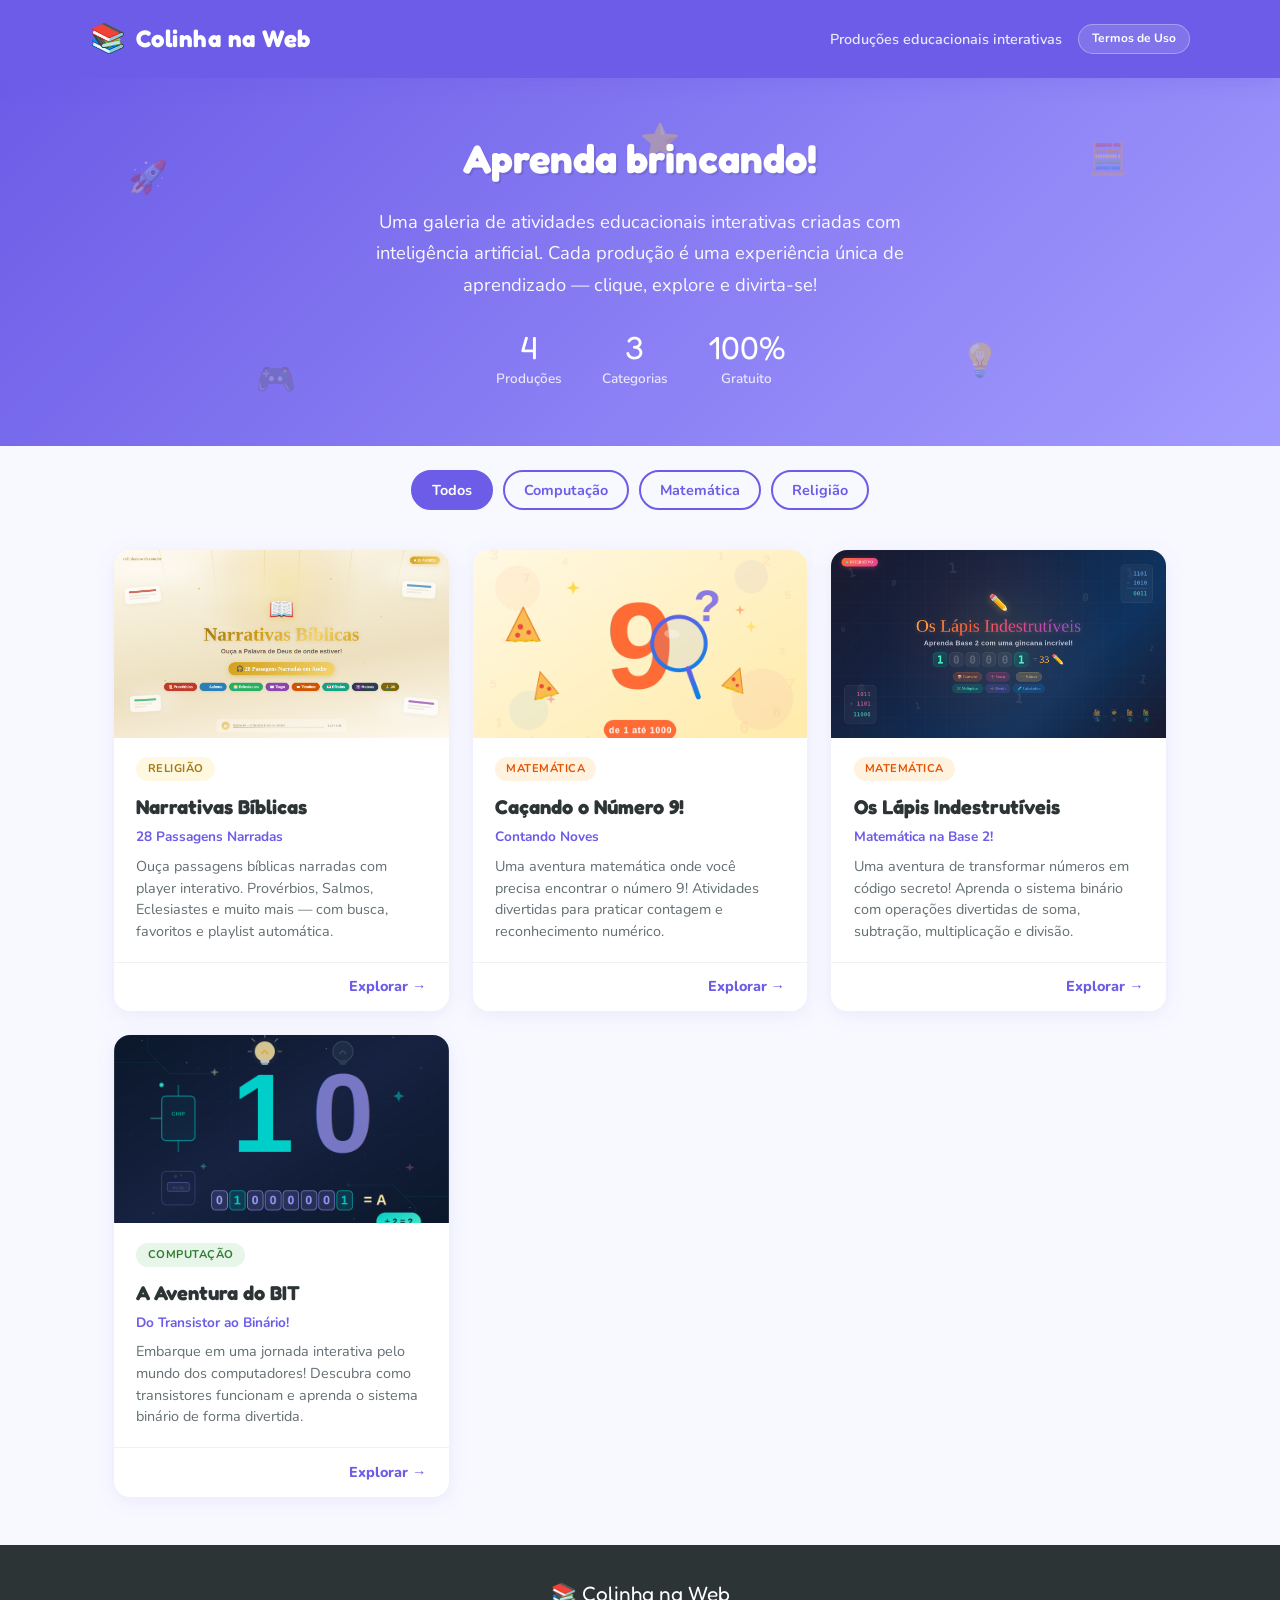
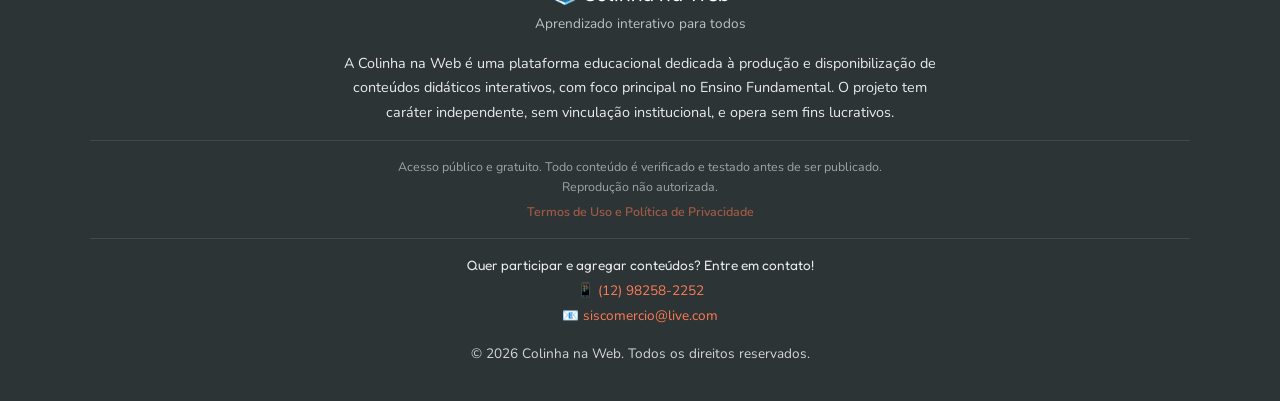
<file: index.html>
<!DOCTYPE html>
<html lang="pt-BR">
<head>
    <meta charset="UTF-8">
    <meta name="viewport" content="width=device-width, initial-scale=1.0">
    <title>Colinha na Web — Produções Educacionais Interativas</title>
    <meta name="description" content="Galeria de produções educacionais interativas feitas com inteligência artificial. Aprenda brincando com atividades de Matemática, Computação e muito mais!">
    <meta name="keywords" content="educação, interativo, matemática, computação, crianças, aprendizado, HTML, jogos educativos">
    <meta name="author" content="Colinha na Web">

    <!-- Open Graph -->
    <meta property="og:title" content="Colinha na Web — Produções Educacionais Interativas">
    <meta property="og:description" content="Galeria de produções educacionais interativas. Aprenda brincando!">
    <meta property="og:type" content="website">
    <meta property="og:url" content="https://colinhanaweb.com.br">
    <meta property="og:image" content="https://colinhanaweb.com.br/assets/og-image.png">
    <meta property="og:locale" content="pt_BR">

    <!-- Favicon -->
    <link rel="icon" type="image/x-icon" href="assets/favicon.ico">

    <!-- Google Fonts -->
    <link rel="preconnect" href="https://fonts.googleapis.com">
    <link rel="preconnect" href="https://fonts.gstatic.com" crossorigin>
    <link href="https://fonts.googleapis.com/css2?family=Fredoka+One&family=Nunito:wght@400;600;700;800&display=swap" rel="stylesheet">

    <link rel="stylesheet" href="style.css?v=4">
</head>
<body>

    <!-- Header -->
    <header class="header">
        <div class="header-content">
            <div class="logo">
                <span class="logo-icon">📚</span>
                <h1 class="logo-text">Colinha na Web</h1>
            </div>
            <nav class="header-nav">
                <p class="tagline">Produções educacionais interativas</p>
                <a href="termos-de-uso.html" class="header-termos-btn">Termos de Uso</a>
            </nav>
        </div>
    </header>

    <!-- Hero -->
    <section class="hero">
        <div class="hero-content">
            <h2 class="hero-title">Aprenda brincando!</h2>
            <p class="hero-description">
                Uma galeria de atividades educacionais interativas criadas com inteligência artificial.
                Cada produção é uma experiência única de aprendizado — clique, explore e divirta-se!
            </p>
            <div class="hero-stats">
                <div class="stat">
                    <span class="stat-number">4</span>
                    <span class="stat-label">Produções</span>
                </div>
                <div class="stat">
                    <span class="stat-number">3</span>
                    <span class="stat-label">Categorias</span>
                </div>
                <div class="stat">
                    <span class="stat-number">100%</span>
                    <span class="stat-label">Gratuito</span>
                </div>
            </div>
        </div>
        <div class="hero-decoration">
            <span class="floating-emoji" style="--delay: 0s; --x: 10%; --y: 20%;">🚀</span>
            <span class="floating-emoji" style="--delay: 1s; --x: 85%; --y: 15%;">🧮</span>
            <span class="floating-emoji" style="--delay: 2s; --x: 75%; --y: 70%;">💡</span>
            <span class="floating-emoji" style="--delay: 0.5s; --x: 20%; --y: 75%;">🎮</span>
            <span class="floating-emoji" style="--delay: 1.5s; --x: 50%; --y: 10%;">⭐</span>
        </div>
    </section>

    <!-- Filtros -->
    <section class="filters">
        <div class="filters-content">
            <button class="filter-btn active" data-filter="todos">Todos</button>
            <button class="filter-btn" data-filter="computacao">Computação</button>
            <button class="filter-btn" data-filter="matematica">Matemática</button>
            <button class="filter-btn" data-filter="religiao">Religião</button>
        </div>
    </section>

    <!-- Grid de Produções -->
    <section class="gallery">
        <div class="gallery-grid">

            <!-- Card: Narrativas Bíblicas -->
            <a href="producoes/narrativas-biblicas.html" class="card" data-tags="religiao">
                <div class="card-thumbnail">
                    <img src="thumbnails/thumb-narrativas-biblicas.png" alt="Narrativas Bíblicas — 28 Passagens Narradas">
                </div>
                <div class="card-body">
                    <div class="card-tags">
                        <span class="tag tag-religiao">Religião</span>
                    </div>
                    <h3 class="card-title">Narrativas Bíblicas</h3>
                    <p class="card-subtitle">28 Passagens Narradas</p>
                    <p class="card-description">
                        Ouça passagens bíblicas narradas com player interativo.
                        Provérbios, Salmos, Eclesiastes e muito mais — com busca, favoritos e playlist automática.
                    </p>
                </div>
                <div class="card-footer">
                    <span class="card-cta">Explorar →</span>
                </div>
            </a>

            <!-- Card 1: Contando Noves (primeiro, conforme ordem do colégio) -->
            <a href="producoes/contando-noves.html" class="card" data-tags="matematica">
                <div class="card-thumbnail">
                    <img src="thumbnails/thumb-cacando-nove.png" alt="Caçando o Número 9 — de 1 até 1000">
                </div>
                <div class="card-body">
                    <div class="card-tags">
                        <span class="tag tag-matematica">Matemática</span>
                    </div>
                    <h3 class="card-title">Caçando o Número 9!</h3>
                    <p class="card-subtitle">Contando Noves</p>
                    <p class="card-description">
                        Uma aventura matemática onde você precisa encontrar o número 9!
                        Atividades divertidas para praticar contagem e reconhecimento numérico.
                    </p>
                </div>
                <div class="card-footer">
                    <span class="card-cta">Explorar →</span>
                </div>
            </a>

            <!-- Card 2: Lápis Indestrutíveis -->
            <a href="producoes/lapis-indestrutiveis.html" class="card" data-tags="matematica">
                <div class="card-thumbnail">
                    <img src="thumbnails/thumb-lapis-indestrutiveis.png" alt="Os Lápis Indestrutíveis — Matemática na Base 2">
                </div>
                <div class="card-body">
                    <div class="card-tags">
                        <span class="tag tag-matematica">Matemática</span>
                    </div>
                    <h3 class="card-title">Os Lápis Indestrutíveis</h3>
                    <p class="card-subtitle">Matemática na Base 2!</p>
                    <p class="card-description">
                        Uma aventura de transformar números em código secreto!
                        Aprenda o sistema binário com operações divertidas de soma, subtração, multiplicação e divisão.
                    </p>
                </div>
                <div class="card-footer">
                    <span class="card-cta">Explorar →</span>
                </div>
            </a>

            <!-- Card 3: Aventura do BIT -->
            <a href="producoes/aventura-do-bit-v2.html" class="card" data-tags="computacao">
                <div class="card-thumbnail">
                    <img src="thumbnails/thumb-aventura-bit.png" alt="A Aventura do BIT — Do Transistor ao Binário">
                </div>
                <div class="card-body">
                    <div class="card-tags">
                        <span class="tag tag-computacao">Computação</span>
                    </div>
                    <h3 class="card-title">A Aventura do BIT</h3>
                    <p class="card-subtitle">Do Transistor ao Binário!</p>
                    <p class="card-description">
                        Embarque em uma jornada interativa pelo mundo dos computadores!
                        Descubra como transistores funcionam e aprenda o sistema binário de forma divertida.
                    </p>
                </div>
                <div class="card-footer">
                    <span class="card-cta">Explorar →</span>
                </div>
            </a>

        </div>
    </section>

    <!-- Footer -->
    <footer class="footer">
        <div class="footer-content">
            <div class="footer-brand">
                <span class="footer-logo">📚 Colinha na Web</span>
                <p class="footer-tagline">Aprendizado interativo para todos</p>
            </div>
            <div class="footer-about">
                <p>
                    A Colinha na Web é uma plataforma educacional dedicada à produção e disponibilização
                    de conteúdos didáticos interativos, com foco principal no Ensino Fundamental.
                    O projeto tem caráter independente, sem vinculação institucional, e opera sem fins lucrativos.
                </p>
            </div>
            <div class="footer-legal">
                <p>
                    Acesso público e gratuito. Todo conteúdo é verificado e testado antes de ser publicado.
                    Reprodução não autorizada.
                </p>
                <p><a href="termos-de-uso.html" class="footer-termos-link">Termos de Uso e Política de Privacidade</a></p>
            </div>
            <div class="footer-contato">
                <p class="footer-contato-titulo">Quer participar e agregar conteúdos? Entre em contato!</p>
                <p>📱 <a href="tel:+5512982582252">(12) 98258-2252</a></p>
                <p>📧 <a href="mailto:siscomercio@live.com">siscomercio@live.com</a></p>
            </div>
            <div class="footer-info">
                <p class="footer-copyright">&copy; 2026 Colinha na Web. Todos os direitos reservados.</p>
            </div>
        </div>
    </footer>

    <script src="script.js"></script>
</body>
</html>
</file>
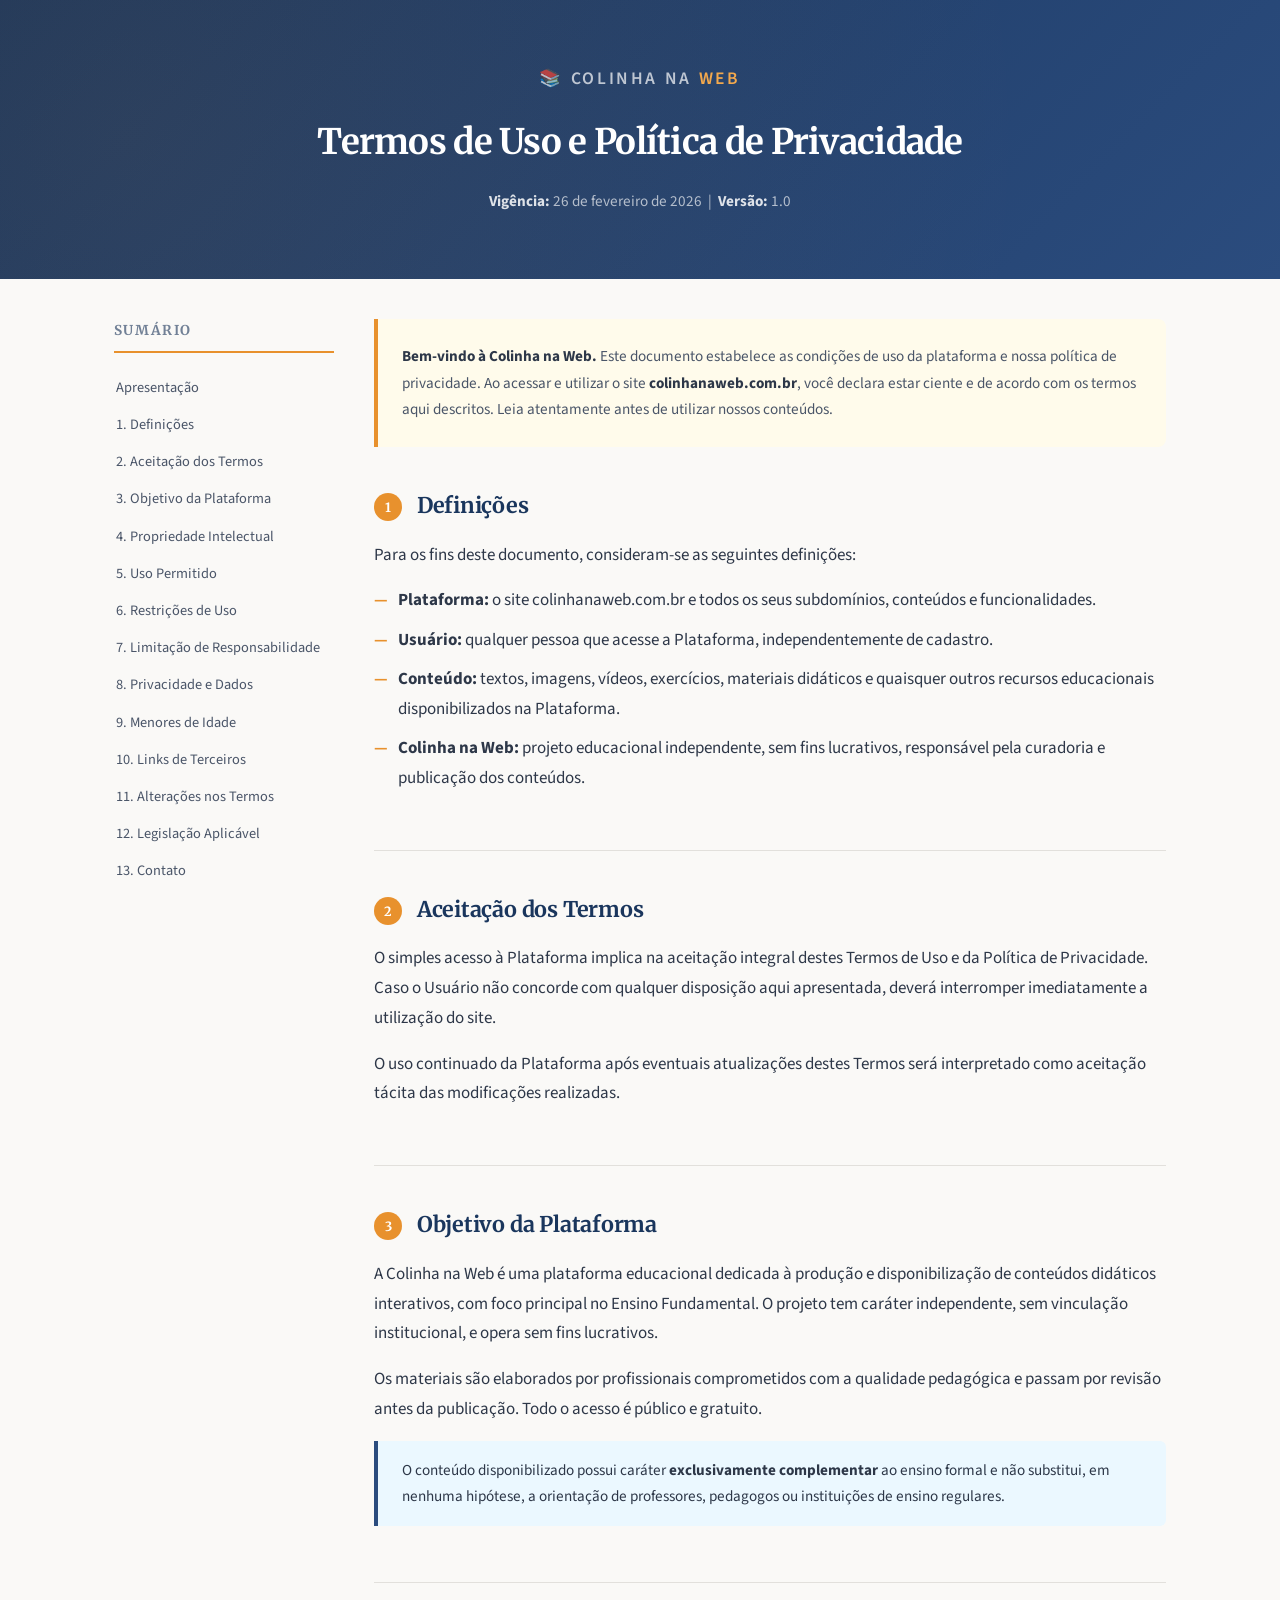
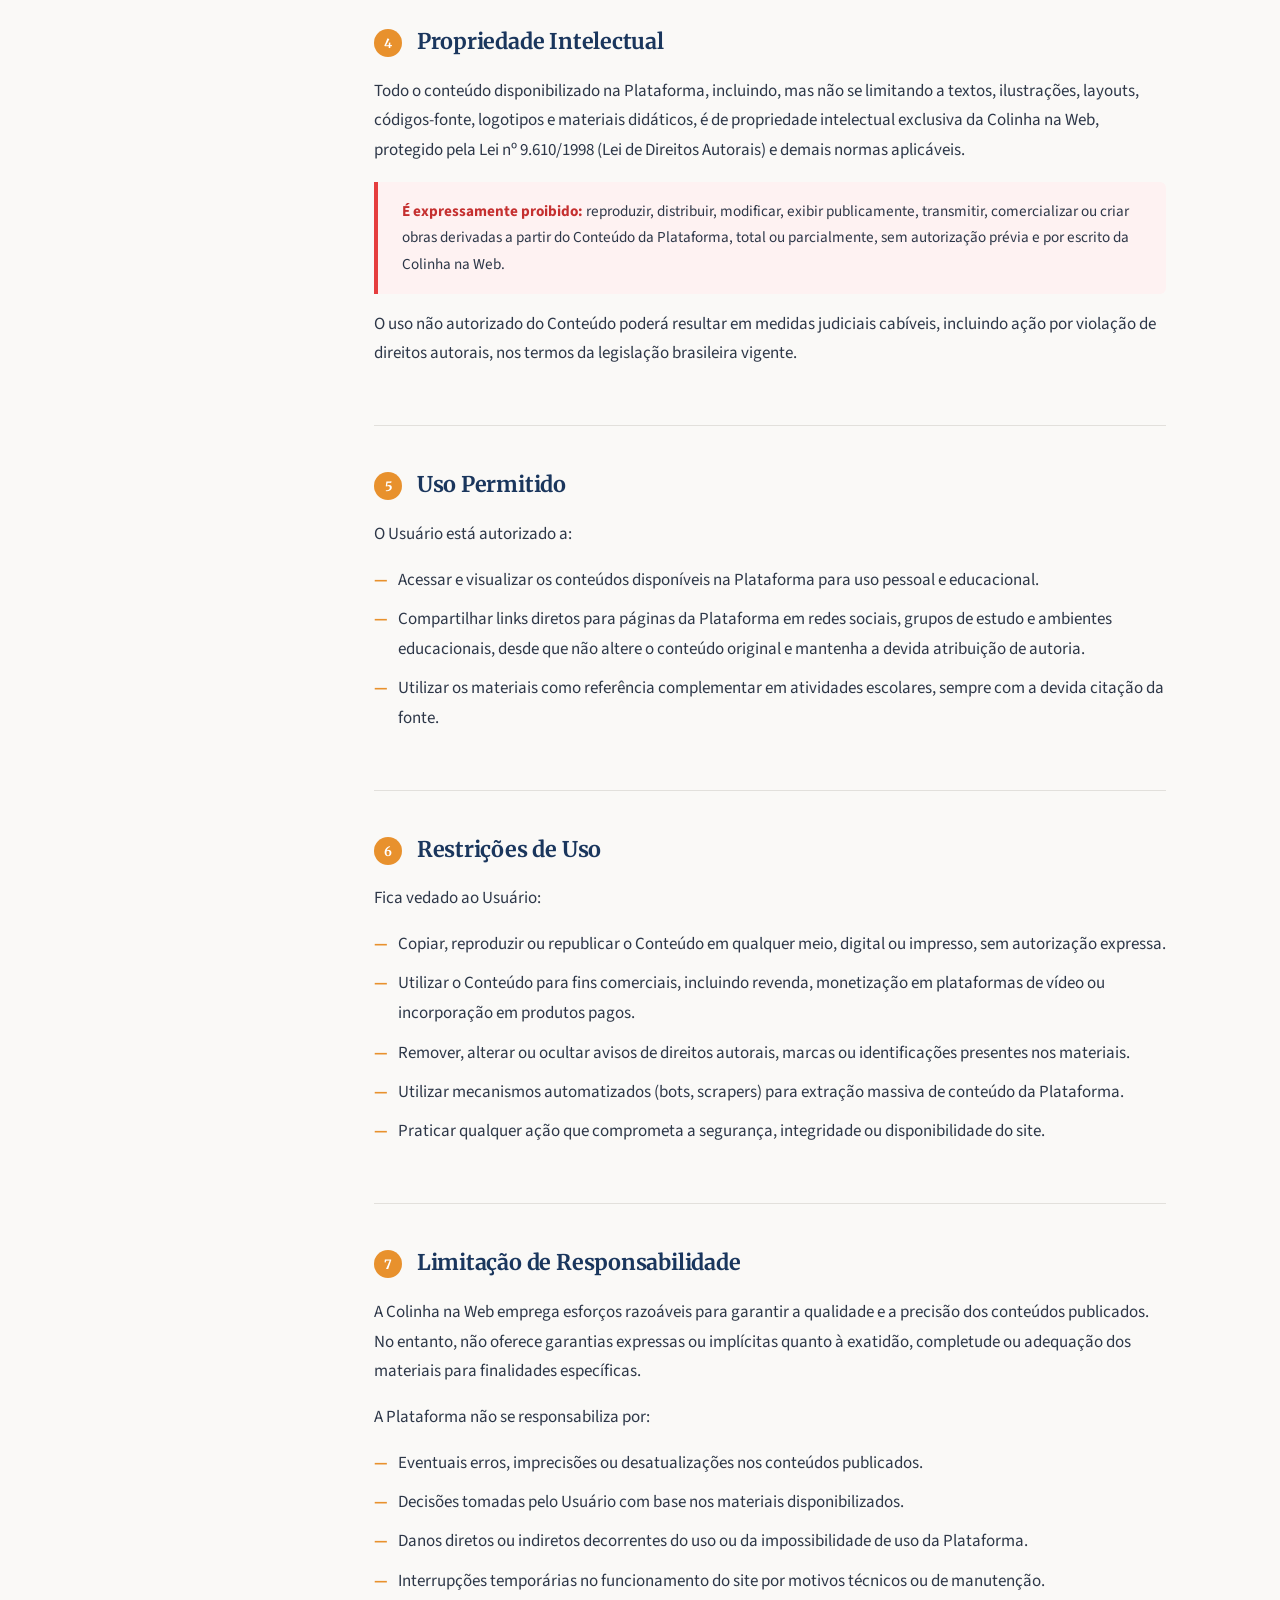
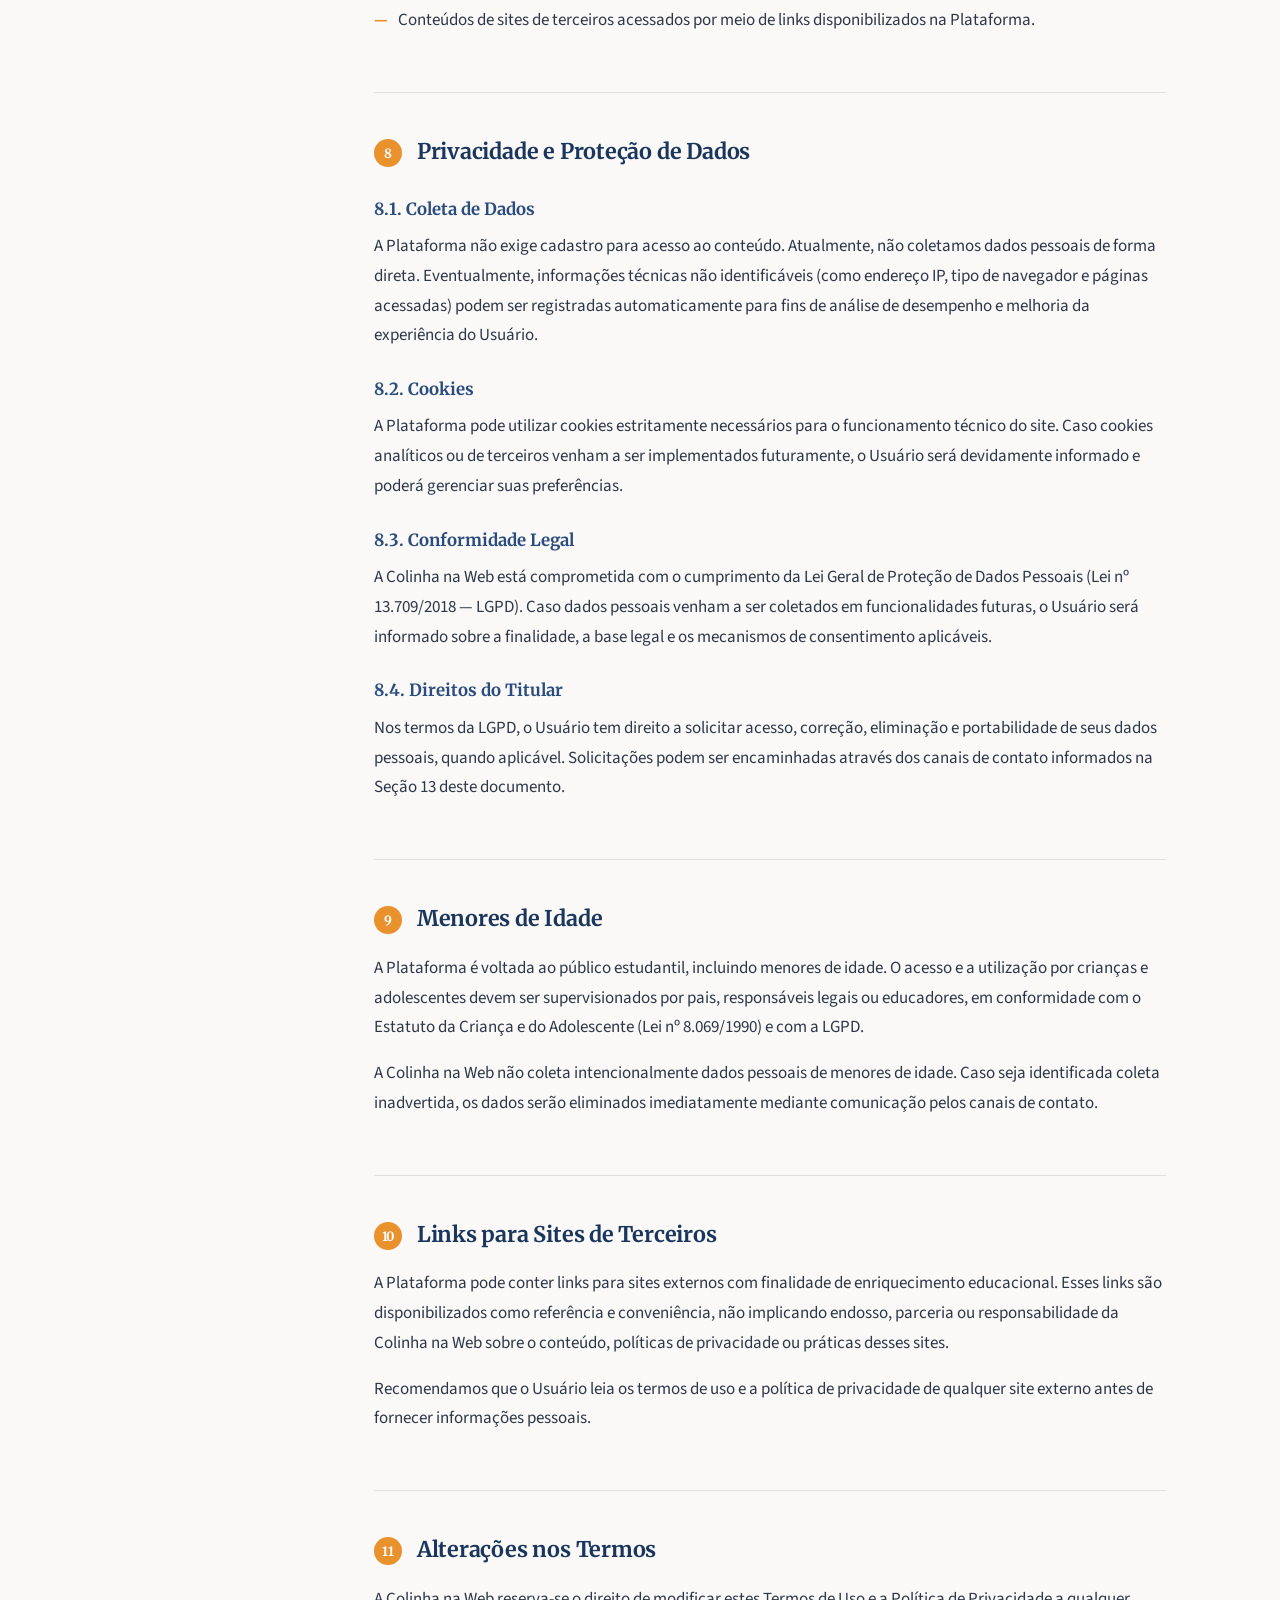
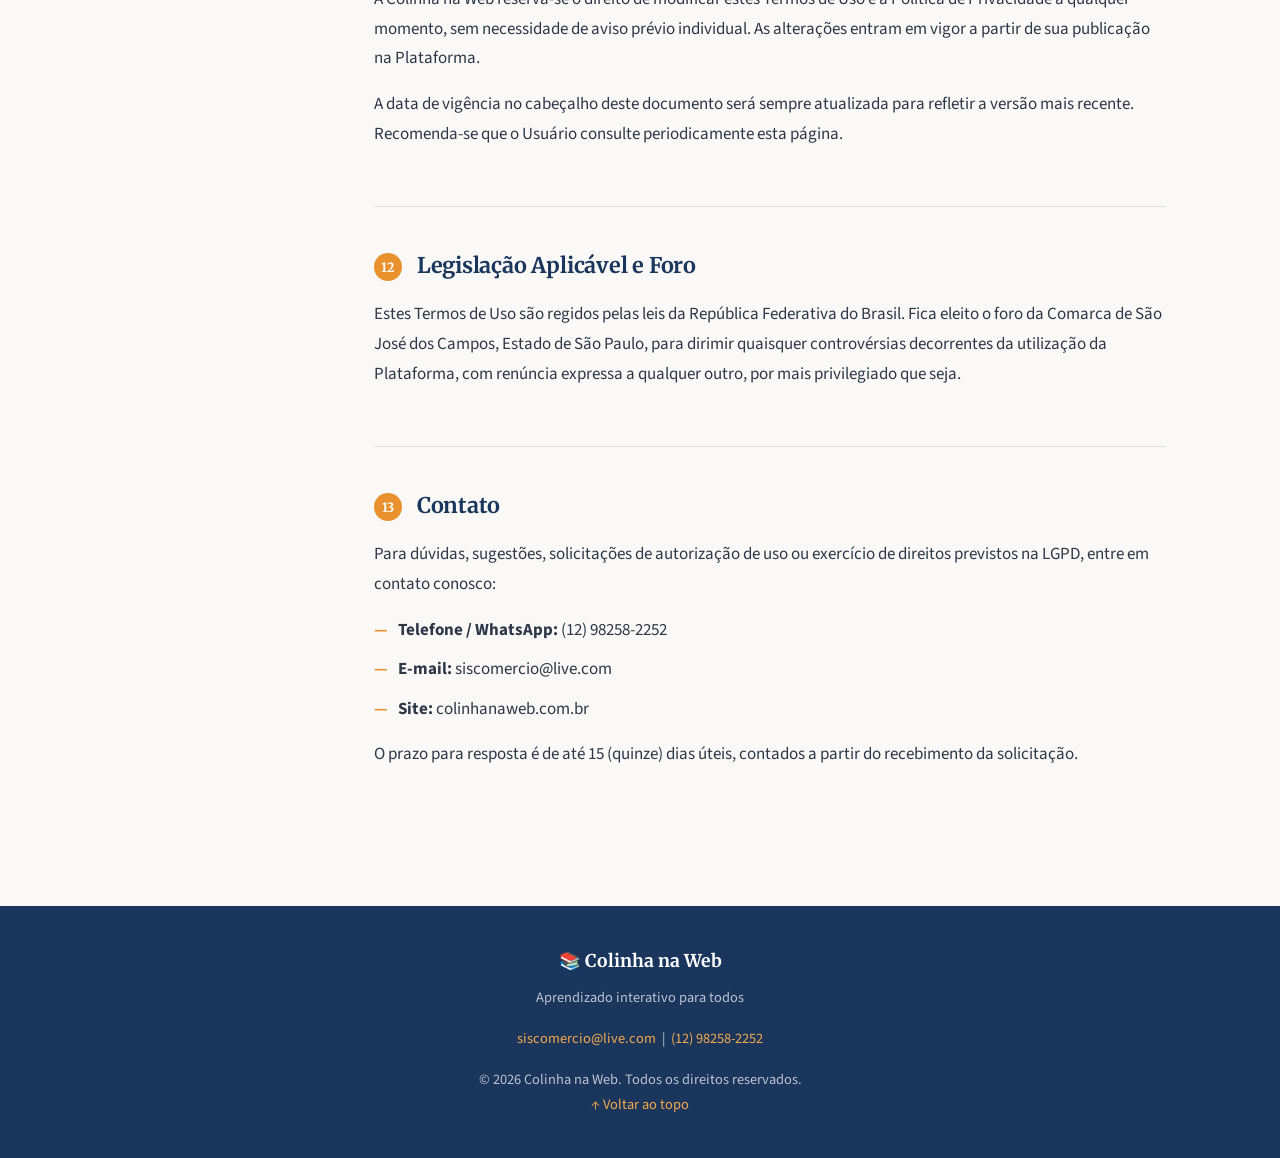
<file: termos-de-uso.html>
<!DOCTYPE html>
<html lang="pt-BR">
<head>
    <meta charset="UTF-8">
    <meta name="viewport" content="width=device-width, initial-scale=1.0">
    <title>Termos de Uso — Colinha na Web</title>
    <link rel="preconnect" href="https://fonts.googleapis.com">
    <link rel="preconnect" href="https://fonts.gstatic.com" crossorigin>
    <link href="https://fonts.googleapis.com/css2?family=Merriweather:ital,wght@0,400;0,700;1,400&family=Source+Sans+3:wght@400;600;700&display=swap" rel="stylesheet">
    <style>
        /* === Reset e Base === */
        *, *::before, *::after {
            margin: 0;
            padding: 0;
            box-sizing: border-box;
        }

        :root {
            --color-primary: #1a365d;
            --color-primary-light: #2b4c7e;
            --color-accent: #e8912d;
            --color-accent-light: #f4a94d;
            --color-bg: #faf9f7;
            --color-bg-card: #ffffff;
            --color-text: #2d3748;
            --color-text-light: #4a5568;
            --color-text-muted: #718096;
            --color-border: #e2e0dc;
            --color-highlight: #fffbeb;
            --font-heading: 'Merriweather', Georgia, serif;
            --font-body: 'Source Sans 3', 'Segoe UI', sans-serif;
            --max-width: 820px;
            --spacing-xs: 0.5rem;
            --spacing-sm: 1rem;
            --spacing-md: 1.5rem;
            --spacing-lg: 2.5rem;
            --spacing-xl: 4rem;
        }

        html {
            scroll-behavior: smooth;
        }

        body {
            font-family: var(--font-body);
            font-size: 17px;
            line-height: 1.75;
            color: var(--color-text);
            background-color: var(--color-bg);
            -webkit-font-smoothing: antialiased;
        }

        /* === Header === */
        .header {
            background: linear-gradient(135deg, var(--color-primary) 0%, var(--color-primary-light) 100%);
            color: white;
            padding: var(--spacing-xl) var(--spacing-md);
            text-align: center;
            position: relative;
            overflow: hidden;
        }

        .header::before {
            content: '';
            position: absolute;
            top: -50%;
            left: -50%;
            width: 200%;
            height: 200%;
            background: radial-gradient(circle at 30% 50%, rgba(232, 145, 45, 0.08) 0%, transparent 50%);
            pointer-events: none;
        }

        .header-content {
            position: relative;
            z-index: 1;
            max-width: var(--max-width);
            margin: 0 auto;
        }

        .header-logo {
            font-size: 1.1rem;
            font-family: var(--font-body);
            font-weight: 600;
            letter-spacing: 0.15em;
            text-transform: uppercase;
            color: rgba(255, 255, 255, 0.7);
            margin-bottom: var(--spacing-sm);
        }

        .header-logo span {
            color: var(--color-accent-light);
        }

        .header h1 {
            font-family: var(--font-heading);
            font-size: 2.2rem;
            font-weight: 700;
            margin-bottom: var(--spacing-xs);
            letter-spacing: -0.02em;
        }

        .header-meta {
            font-size: 0.95rem;
            color: rgba(255, 255, 255, 0.65);
            margin-top: var(--spacing-sm);
        }

        .header-meta strong {
            color: rgba(255, 255, 255, 0.85);
        }

        /* === Navegação lateral (sumário) === */
        .page-wrapper {
            display: flex;
            max-width: 1100px;
            margin: 0 auto;
            padding: var(--spacing-lg) var(--spacing-md);
            gap: var(--spacing-lg);
        }

        .sidebar {
            position: sticky;
            top: var(--spacing-lg);
            align-self: flex-start;
            min-width: 220px;
            max-width: 240px;
            flex-shrink: 0;
        }

        .sidebar-title {
            font-family: var(--font-heading);
            font-size: 0.85rem;
            font-weight: 700;
            color: var(--color-text-muted);
            text-transform: uppercase;
            letter-spacing: 0.1em;
            margin-bottom: var(--spacing-sm);
            padding-bottom: var(--spacing-xs);
            border-bottom: 2px solid var(--color-accent);
        }

        .sidebar nav a {
            display: block;
            padding: 6px 0;
            font-size: 0.9rem;
            color: var(--color-text-light);
            text-decoration: none;
            transition: color 0.2s, padding-left 0.2s;
            border-left: 2px solid transparent;
            padding-left: 0;
        }

        .sidebar nav a:hover {
            color: var(--color-primary);
            padding-left: 8px;
            border-left-color: var(--color-accent);
        }

        /* === Conteúdo principal === */
        .content {
            flex: 1;
            min-width: 0;
        }

        .intro-box {
            background: var(--color-highlight);
            border-left: 4px solid var(--color-accent);
            padding: var(--spacing-md);
            border-radius: 0 8px 8px 0;
            margin-bottom: var(--spacing-lg);
            font-size: 0.95rem;
            color: var(--color-text-light);
        }

        .intro-box strong {
            color: var(--color-text);
        }

        /* === Seções === */
        .section {
            margin-bottom: var(--spacing-lg);
            padding-bottom: var(--spacing-lg);
            border-bottom: 1px solid var(--color-border);
        }

        .section:last-of-type {
            border-bottom: none;
        }

        .section-number {
            display: inline-block;
            font-family: var(--font-heading);
            font-size: 0.8rem;
            font-weight: 700;
            color: white;
            background: var(--color-accent);
            width: 28px;
            height: 28px;
            line-height: 28px;
            text-align: center;
            border-radius: 50%;
            margin-right: 10px;
            vertical-align: middle;
        }

        .section h2 {
            font-family: var(--font-heading);
            font-size: 1.35rem;
            font-weight: 700;
            color: var(--color-primary);
            margin-bottom: var(--spacing-sm);
            letter-spacing: -0.01em;
        }

        .section h3 {
            font-family: var(--font-heading);
            font-size: 1.05rem;
            font-weight: 700;
            color: var(--color-primary-light);
            margin-top: var(--spacing-md);
            margin-bottom: var(--spacing-xs);
        }

        .section p {
            margin-bottom: var(--spacing-sm);
            color: var(--color-text);
        }

        .section p + p {
            margin-top: 0;
        }

        /* Lista estilizada sem bullets tradicionais */
        .legal-list {
            list-style: none;
            padding: 0;
            margin: var(--spacing-sm) 0;
        }

        .legal-list li {
            position: relative;
            padding-left: 1.5rem;
            margin-bottom: 0.6rem;
            color: var(--color-text);
        }

        .legal-list li::before {
            content: '—';
            position: absolute;
            left: 0;
            color: var(--color-accent);
            font-weight: 700;
        }

        /* Destaque para cláusulas importantes */
        .clause-highlight {
            background: #fef2f2;
            border-left: 4px solid #e53e3e;
            padding: var(--spacing-sm) var(--spacing-md);
            border-radius: 0 6px 6px 0;
            margin: var(--spacing-sm) 0;
            font-size: 0.95rem;
        }

        .clause-highlight strong {
            color: #c53030;
        }

        .clause-neutral {
            background: #ebf8ff;
            border-left: 4px solid var(--color-primary-light);
            padding: var(--spacing-sm) var(--spacing-md);
            border-radius: 0 6px 6px 0;
            margin: var(--spacing-sm) 0;
            font-size: 0.95rem;
        }

        /* === Footer === */
        .footer {
            background: var(--color-primary);
            color: rgba(255, 255, 255, 0.7);
            text-align: center;
            padding: var(--spacing-lg) var(--spacing-md);
            font-size: 0.9rem;
        }

        .footer a {
            color: var(--color-accent-light);
            text-decoration: none;
        }

        .footer a:hover {
            text-decoration: underline;
        }

        .footer-brand {
            font-family: var(--font-heading);
            font-size: 1.1rem;
            font-weight: 700;
            color: white;
            margin-bottom: var(--spacing-xs);
        }

        .footer-contact {
            margin-top: var(--spacing-sm);
        }

        /* === Responsividade === */
        @media (max-width: 768px) {
            .sidebar {
                display: none;
            }

            .page-wrapper {
                padding: var(--spacing-md);
            }

            .header h1 {
                font-size: 1.7rem;
            }

            body {
                font-size: 16px;
            }

            .section h2 {
                font-size: 1.2rem;
            }
        }

        /* === Botão voltar ao topo === */
        .back-to-top {
            position: fixed;
            bottom: 24px;
            right: 24px;
            background: var(--color-primary);
            color: white;
            width: 44px;
            height: 44px;
            border-radius: 50%;
            display: flex;
            align-items: center;
            justify-content: center;
            text-decoration: none;
            font-size: 1.2rem;
            box-shadow: 0 4px 12px rgba(0,0,0,0.2);
            opacity: 0;
            transition: opacity 0.3s;
            z-index: 100;
        }

        .back-to-top.visible {
            opacity: 1;
        }

        .back-to-top:hover {
            background: var(--color-accent);
        }

        /* === Print === */
        @media print {
            .sidebar, .back-to-top, .header::before {
                display: none;
            }

            .header {
                background: white;
                color: black;
                border-bottom: 2px solid black;
            }

            body {
                font-size: 12pt;
                color: black;
            }

            .section {
                page-break-inside: avoid;
            }
        }
    </style>
</head>
<body>

    <!-- Header -->
    <header class="header" id="topo">
        <div class="header-content">
            <div class="header-logo">📚 Colinha na <span>Web</span></div>
            <h1>Termos de Uso e Política de Privacidade</h1>
            <p class="header-meta">
                <strong>Vigência:</strong> 26 de fevereiro de 2026 &nbsp;|&nbsp;
                <strong>Versão:</strong> 1.0
            </p>
        </div>
    </header>

    <!-- Conteúdo -->
    <div class="page-wrapper">

        <!-- Sidebar com sumário -->
        <aside class="sidebar">
            <div class="sidebar-title">Sumário</div>
            <nav>
                <a href="#apresentacao">Apresentação</a>
                <a href="#definicoes">1. Definições</a>
                <a href="#aceitacao">2. Aceitação dos Termos</a>
                <a href="#objetivo">3. Objetivo da Plataforma</a>
                <a href="#propriedade">4. Propriedade Intelectual</a>
                <a href="#uso-permitido">5. Uso Permitido</a>
                <a href="#restricoes">6. Restrições de Uso</a>
                <a href="#responsabilidade">7. Limitação de Responsabilidade</a>
                <a href="#privacidade">8. Privacidade e Dados</a>
                <a href="#menores">9. Menores de Idade</a>
                <a href="#terceiros">10. Links de Terceiros</a>
                <a href="#alteracoes">11. Alterações nos Termos</a>
                <a href="#legislacao">12. Legislação Aplicável</a>
                <a href="#contato">13. Contato</a>
            </nav>
        </aside>

        <!-- Conteúdo principal -->
        <main class="content">

            <!-- Introdução -->
            <div class="intro-box">
                <strong>Bem-vindo à Colinha na Web.</strong> Este documento estabelece as condições de uso da plataforma e nossa política de privacidade. Ao acessar e utilizar o site <strong>colinhanaweb.com.br</strong>, você declara estar ciente e de acordo com os termos aqui descritos. Leia atentamente antes de utilizar nossos conteúdos.
            </div>

            <!-- Seção 1 -->
            <section class="section" id="definicoes">
                <h2><span class="section-number">1</span> Definições</h2>
                <p>Para os fins deste documento, consideram-se as seguintes definições:</p>
                <ul class="legal-list">
                    <li><strong>Plataforma:</strong> o site colinhanaweb.com.br e todos os seus subdomínios, conteúdos e funcionalidades.</li>
                    <li><strong>Usuário:</strong> qualquer pessoa que acesse a Plataforma, independentemente de cadastro.</li>
                    <li><strong>Conteúdo:</strong> textos, imagens, vídeos, exercícios, materiais didáticos e quaisquer outros recursos educacionais disponibilizados na Plataforma.</li>
                    <li><strong>Colinha na Web:</strong> projeto educacional independente, sem fins lucrativos, responsável pela curadoria e publicação dos conteúdos.</li>
                </ul>
            </section>

            <!-- Seção 2 -->
            <section class="section" id="aceitacao">
                <h2><span class="section-number">2</span> Aceitação dos Termos</h2>
                <p>O simples acesso à Plataforma implica na aceitação integral destes Termos de Uso e da Política de Privacidade. Caso o Usuário não concorde com qualquer disposição aqui apresentada, deverá interromper imediatamente a utilização do site.</p>
                <p>O uso continuado da Plataforma após eventuais atualizações destes Termos será interpretado como aceitação tácita das modificações realizadas.</p>
            </section>

            <!-- Seção 3 -->
            <section class="section" id="objetivo">
                <h2><span class="section-number">3</span> Objetivo da Plataforma</h2>
                <p>A Colinha na Web é uma plataforma educacional dedicada à produção e disponibilização de conteúdos didáticos interativos, com foco principal no Ensino Fundamental. O projeto tem caráter independente, sem vinculação institucional, e opera sem fins lucrativos.</p>
                <p>Os materiais são elaborados por profissionais comprometidos com a qualidade pedagógica e passam por revisão antes da publicação. Todo o acesso é público e gratuito.</p>
                <div class="clause-neutral">
                    O conteúdo disponibilizado possui caráter <strong>exclusivamente complementar</strong> ao ensino formal e não substitui, em nenhuma hipótese, a orientação de professores, pedagogos ou instituições de ensino regulares.
                </div>
            </section>

            <!-- Seção 4 -->
            <section class="section" id="propriedade">
                <h2><span class="section-number">4</span> Propriedade Intelectual</h2>
                <p>Todo o conteúdo disponibilizado na Plataforma, incluindo, mas não se limitando a textos, ilustrações, layouts, códigos-fonte, logotipos e materiais didáticos, é de propriedade intelectual exclusiva da Colinha na Web, protegido pela Lei nº 9.610/1998 (Lei de Direitos Autorais) e demais normas aplicáveis.</p>
                <div class="clause-highlight">
                    <strong>É expressamente proibido:</strong> reproduzir, distribuir, modificar, exibir publicamente, transmitir, comercializar ou criar obras derivadas a partir do Conteúdo da Plataforma, total ou parcialmente, sem autorização prévia e por escrito da Colinha na Web.
                </div>
                <p>O uso não autorizado do Conteúdo poderá resultar em medidas judiciais cabíveis, incluindo ação por violação de direitos autorais, nos termos da legislação brasileira vigente.</p>
            </section>

            <!-- Seção 5 -->
            <section class="section" id="uso-permitido">
                <h2><span class="section-number">5</span> Uso Permitido</h2>
                <p>O Usuário está autorizado a:</p>
                <ul class="legal-list">
                    <li>Acessar e visualizar os conteúdos disponíveis na Plataforma para uso pessoal e educacional.</li>
                    <li>Compartilhar links diretos para páginas da Plataforma em redes sociais, grupos de estudo e ambientes educacionais, desde que não altere o conteúdo original e mantenha a devida atribuição de autoria.</li>
                    <li>Utilizar os materiais como referência complementar em atividades escolares, sempre com a devida citação da fonte.</li>
                </ul>
            </section>

            <!-- Seção 6 -->
            <section class="section" id="restricoes">
                <h2><span class="section-number">6</span> Restrições de Uso</h2>
                <p>Fica vedado ao Usuário:</p>
                <ul class="legal-list">
                    <li>Copiar, reproduzir ou republicar o Conteúdo em qualquer meio, digital ou impresso, sem autorização expressa.</li>
                    <li>Utilizar o Conteúdo para fins comerciais, incluindo revenda, monetização em plataformas de vídeo ou incorporação em produtos pagos.</li>
                    <li>Remover, alterar ou ocultar avisos de direitos autorais, marcas ou identificações presentes nos materiais.</li>
                    <li>Utilizar mecanismos automatizados (bots, scrapers) para extração massiva de conteúdo da Plataforma.</li>
                    <li>Praticar qualquer ação que comprometa a segurança, integridade ou disponibilidade do site.</li>
                </ul>
            </section>

            <!-- Seção 7 -->
            <section class="section" id="responsabilidade">
                <h2><span class="section-number">7</span> Limitação de Responsabilidade</h2>
                <p>A Colinha na Web emprega esforços razoáveis para garantir a qualidade e a precisão dos conteúdos publicados. No entanto, não oferece garantias expressas ou implícitas quanto à exatidão, completude ou adequação dos materiais para finalidades específicas.</p>
                <p>A Plataforma não se responsabiliza por:</p>
                <ul class="legal-list">
                    <li>Eventuais erros, imprecisões ou desatualizações nos conteúdos publicados.</li>
                    <li>Decisões tomadas pelo Usuário com base nos materiais disponibilizados.</li>
                    <li>Danos diretos ou indiretos decorrentes do uso ou da impossibilidade de uso da Plataforma.</li>
                    <li>Interrupções temporárias no funcionamento do site por motivos técnicos ou de manutenção.</li>
                    <li>Conteúdos de sites de terceiros acessados por meio de links disponibilizados na Plataforma.</li>
                </ul>
            </section>

            <!-- Seção 8 -->
            <section class="section" id="privacidade">
                <h2><span class="section-number">8</span> Privacidade e Proteção de Dados</h2>

                <h3>8.1. Coleta de Dados</h3>
                <p>A Plataforma não exige cadastro para acesso ao conteúdo. Atualmente, não coletamos dados pessoais de forma direta. Eventualmente, informações técnicas não identificáveis (como endereço IP, tipo de navegador e páginas acessadas) podem ser registradas automaticamente para fins de análise de desempenho e melhoria da experiência do Usuário.</p>

                <h3>8.2. Cookies</h3>
                <p>A Plataforma pode utilizar cookies estritamente necessários para o funcionamento técnico do site. Caso cookies analíticos ou de terceiros venham a ser implementados futuramente, o Usuário será devidamente informado e poderá gerenciar suas preferências.</p>

                <h3>8.3. Conformidade Legal</h3>
                <p>A Colinha na Web está comprometida com o cumprimento da Lei Geral de Proteção de Dados Pessoais (Lei nº 13.709/2018 — LGPD). Caso dados pessoais venham a ser coletados em funcionalidades futuras, o Usuário será informado sobre a finalidade, a base legal e os mecanismos de consentimento aplicáveis.</p>

                <h3>8.4. Direitos do Titular</h3>
                <p>Nos termos da LGPD, o Usuário tem direito a solicitar acesso, correção, eliminação e portabilidade de seus dados pessoais, quando aplicável. Solicitações podem ser encaminhadas através dos canais de contato informados na Seção 13 deste documento.</p>
            </section>

            <!-- Seção 9 -->
            <section class="section" id="menores">
                <h2><span class="section-number">9</span> Menores de Idade</h2>
                <p>A Plataforma é voltada ao público estudantil, incluindo menores de idade. O acesso e a utilização por crianças e adolescentes devem ser supervisionados por pais, responsáveis legais ou educadores, em conformidade com o Estatuto da Criança e do Adolescente (Lei nº 8.069/1990) e com a LGPD.</p>
                <p>A Colinha na Web não coleta intencionalmente dados pessoais de menores de idade. Caso seja identificada coleta inadvertida, os dados serão eliminados imediatamente mediante comunicação pelos canais de contato.</p>
            </section>

            <!-- Seção 10 -->
            <section class="section" id="terceiros">
                <h2><span class="section-number">10</span> Links para Sites de Terceiros</h2>
                <p>A Plataforma pode conter links para sites externos com finalidade de enriquecimento educacional. Esses links são disponibilizados como referência e conveniência, não implicando endosso, parceria ou responsabilidade da Colinha na Web sobre o conteúdo, políticas de privacidade ou práticas desses sites.</p>
                <p>Recomendamos que o Usuário leia os termos de uso e a política de privacidade de qualquer site externo antes de fornecer informações pessoais.</p>
            </section>

            <!-- Seção 11 -->
            <section class="section" id="alteracoes">
                <h2><span class="section-number">11</span> Alterações nos Termos</h2>
                <p>A Colinha na Web reserva-se o direito de modificar estes Termos de Uso e a Política de Privacidade a qualquer momento, sem necessidade de aviso prévio individual. As alterações entram em vigor a partir de sua publicação na Plataforma.</p>
                <p>A data de vigência no cabeçalho deste documento será sempre atualizada para refletir a versão mais recente. Recomenda-se que o Usuário consulte periodicamente esta página.</p>
            </section>

            <!-- Seção 12 -->
            <section class="section" id="legislacao">
                <h2><span class="section-number">12</span> Legislação Aplicável e Foro</h2>
                <p>Estes Termos de Uso são regidos pelas leis da República Federativa do Brasil. Fica eleito o foro da Comarca de São José dos Campos, Estado de São Paulo, para dirimir quaisquer controvérsias decorrentes da utilização da Plataforma, com renúncia expressa a qualquer outro, por mais privilegiado que seja.</p>
            </section>

            <!-- Seção 13 -->
            <section class="section" id="contato">
                <h2><span class="section-number">13</span> Contato</h2>
                <p>Para dúvidas, sugestões, solicitações de autorização de uso ou exercício de direitos previstos na LGPD, entre em contato conosco:</p>
                <ul class="legal-list">
                    <li><strong>Telefone / WhatsApp:</strong> (12) 98258-2252</li>
                    <li><strong>E-mail:</strong> siscomercio@live.com</li>
                    <li><strong>Site:</strong> colinhanaweb.com.br</li>
                </ul>
                <p>O prazo para resposta é de até 15 (quinze) dias úteis, contados a partir do recebimento da solicitação.</p>
            </section>

        </main>
    </div>

    <!-- Footer -->
    <footer class="footer">
        <div class="footer-brand">📚 Colinha na Web</div>
        <p>Aprendizado interativo para todos</p>
        <div class="footer-contact">
            <a href="mailto:siscomercio@live.com">siscomercio@live.com</a> &nbsp;|&nbsp;
            <a href="tel:+5512982582252">(12) 98258-2252</a>
        </div>
        <p style="margin-top: 1rem;">© 2026 Colinha na Web. Todos os direitos reservados.</p>
        <p><a href="#topo">↑ Voltar ao topo</a></p>
    </footer>

    <!-- Botão voltar ao topo -->
    <a href="#topo" class="back-to-top" id="backToTop" title="Voltar ao topo">↑</a>

    <script>
        // Botão voltar ao topo - aparece ao rolar
        const backToTop = document.getElementById('backToTop');
        window.addEventListener('scroll', () => {
            if (window.scrollY > 400) {
                backToTop.classList.add('visible');
            } else {
                backToTop.classList.remove('visible');
            }
        });
    </script>

</body>
</html>
</file>
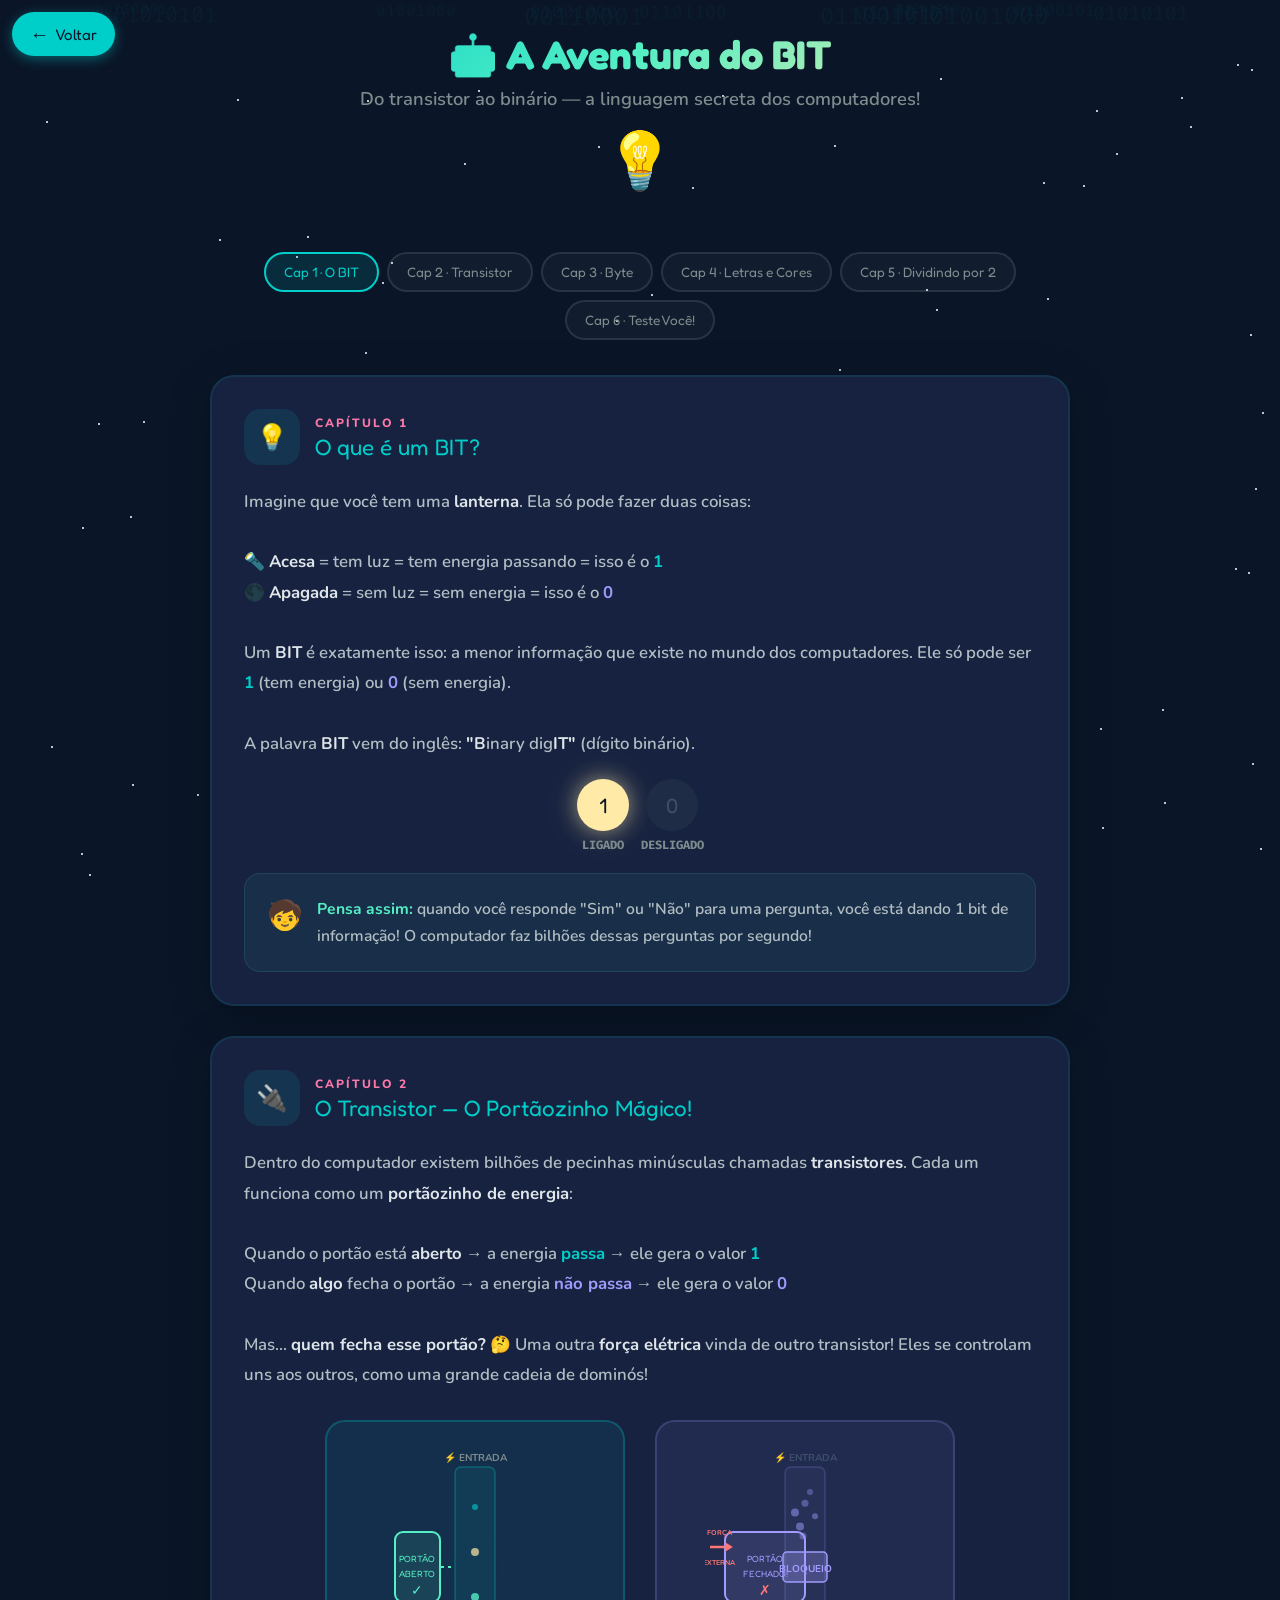
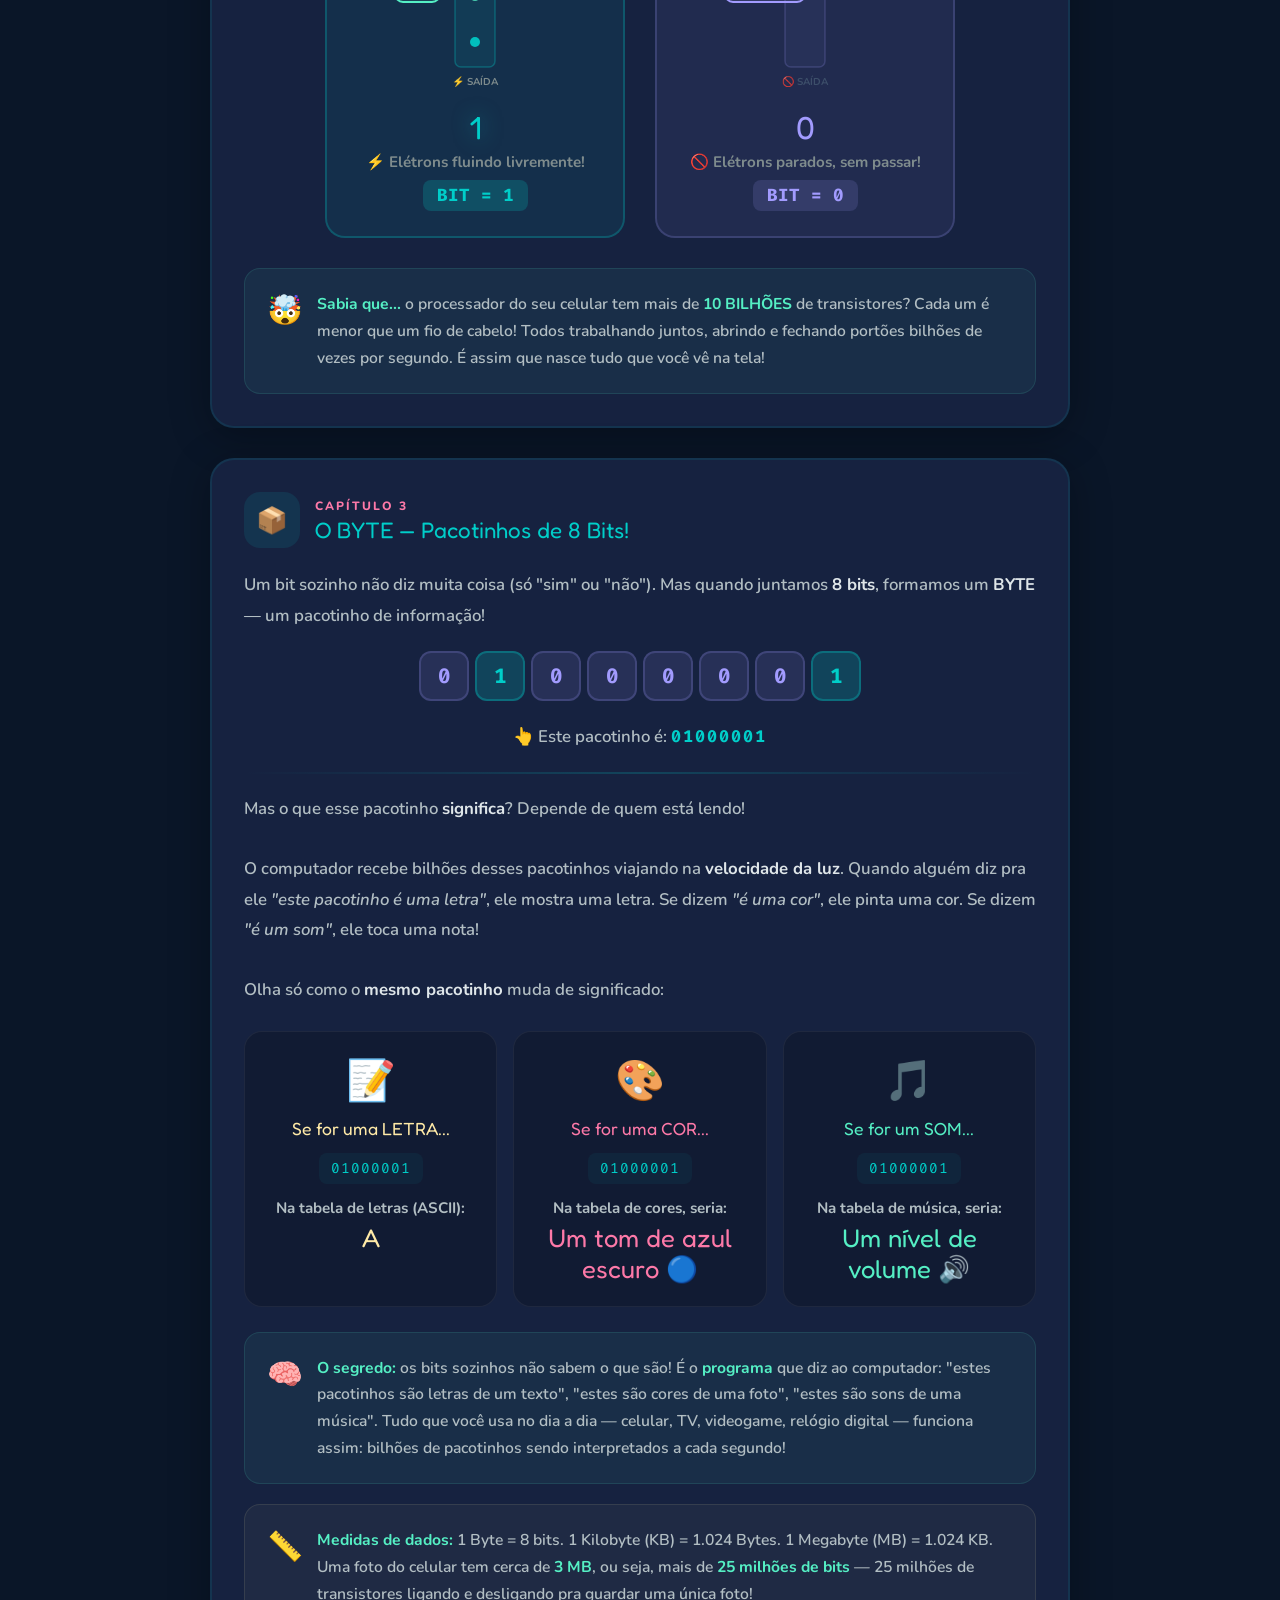
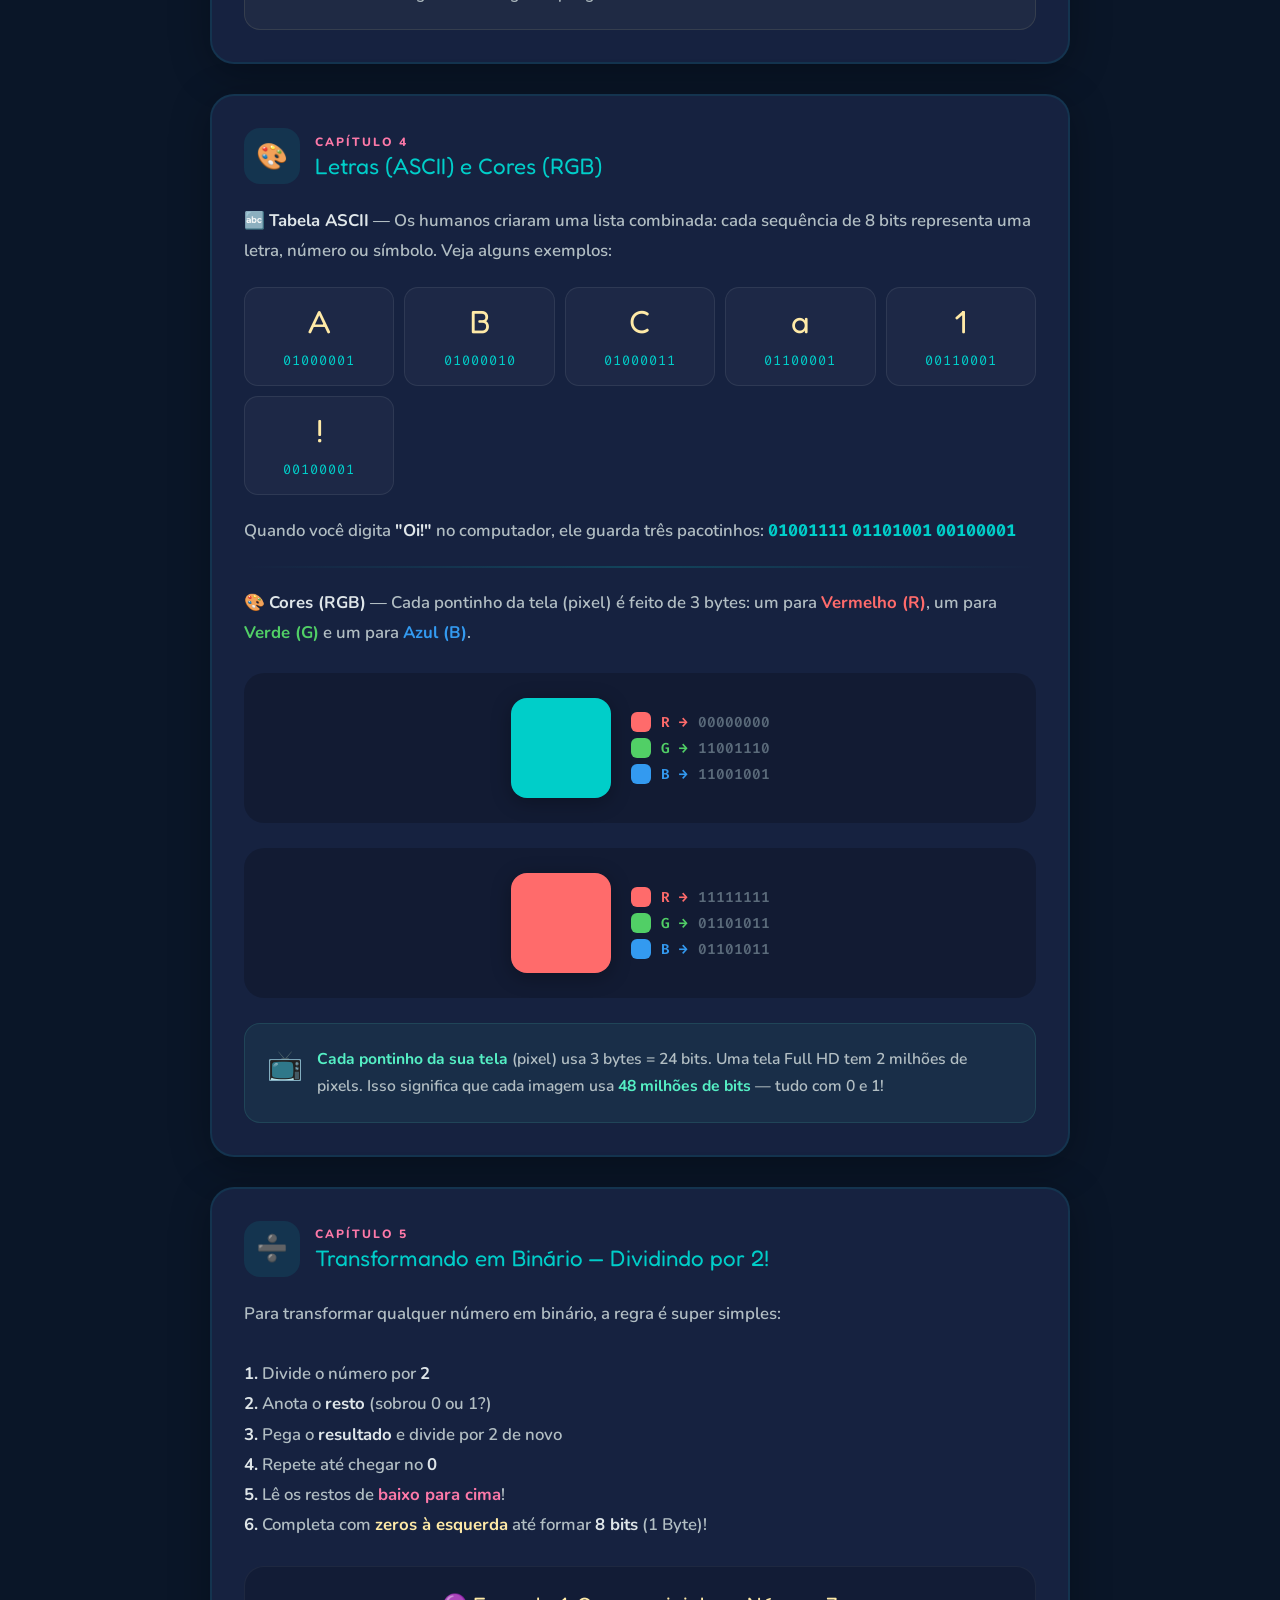
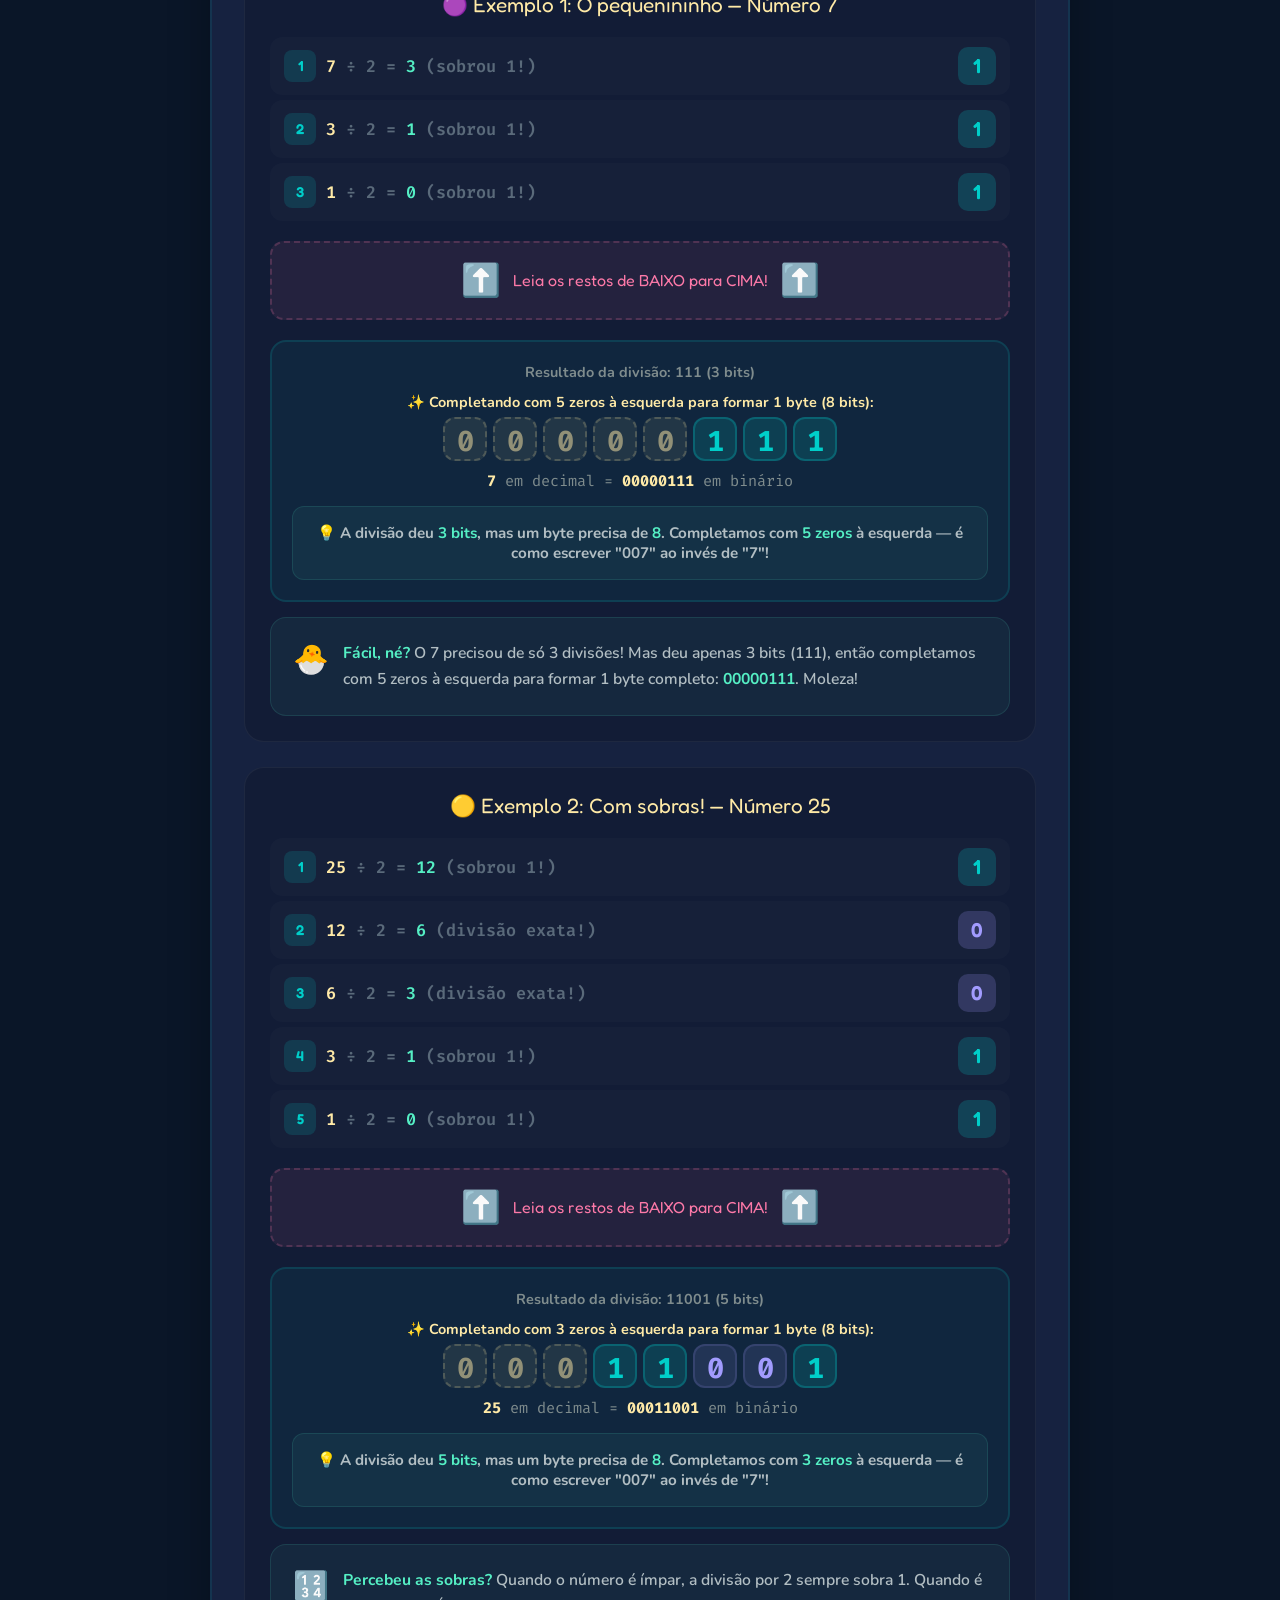
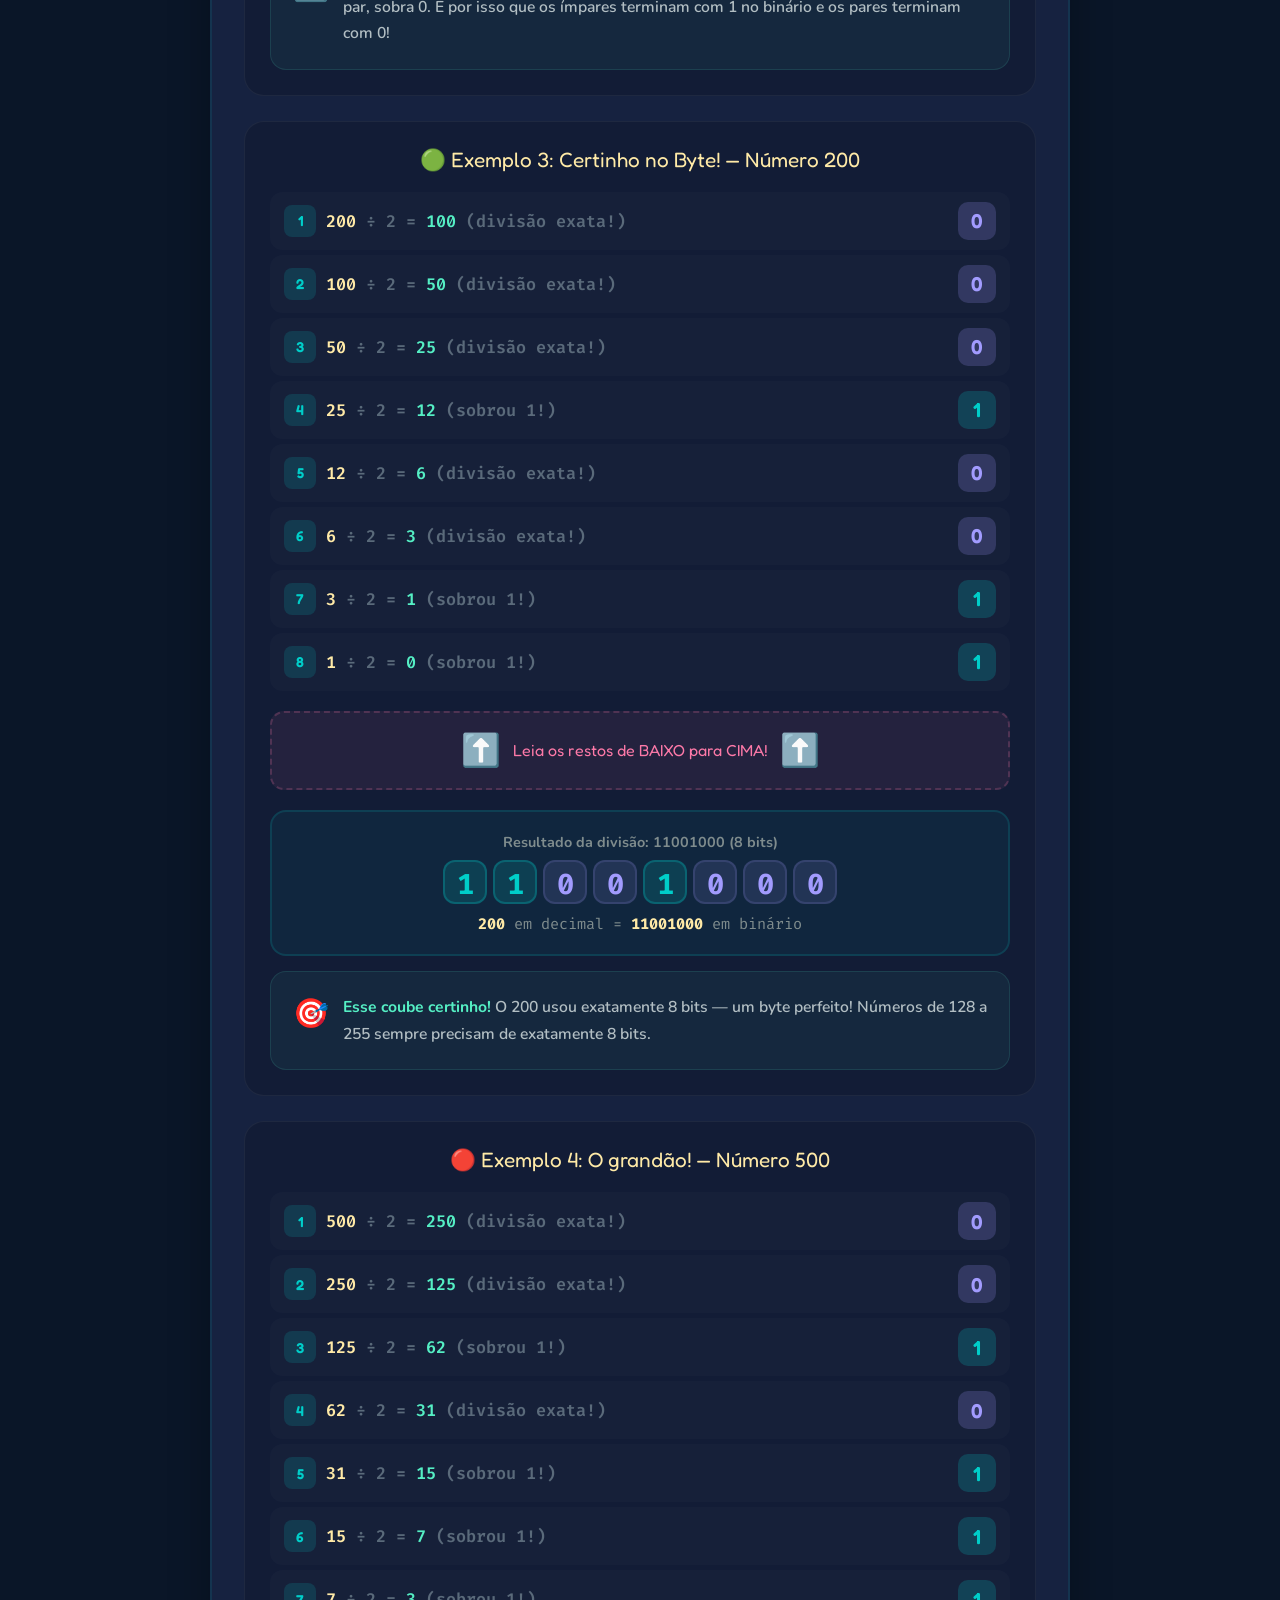
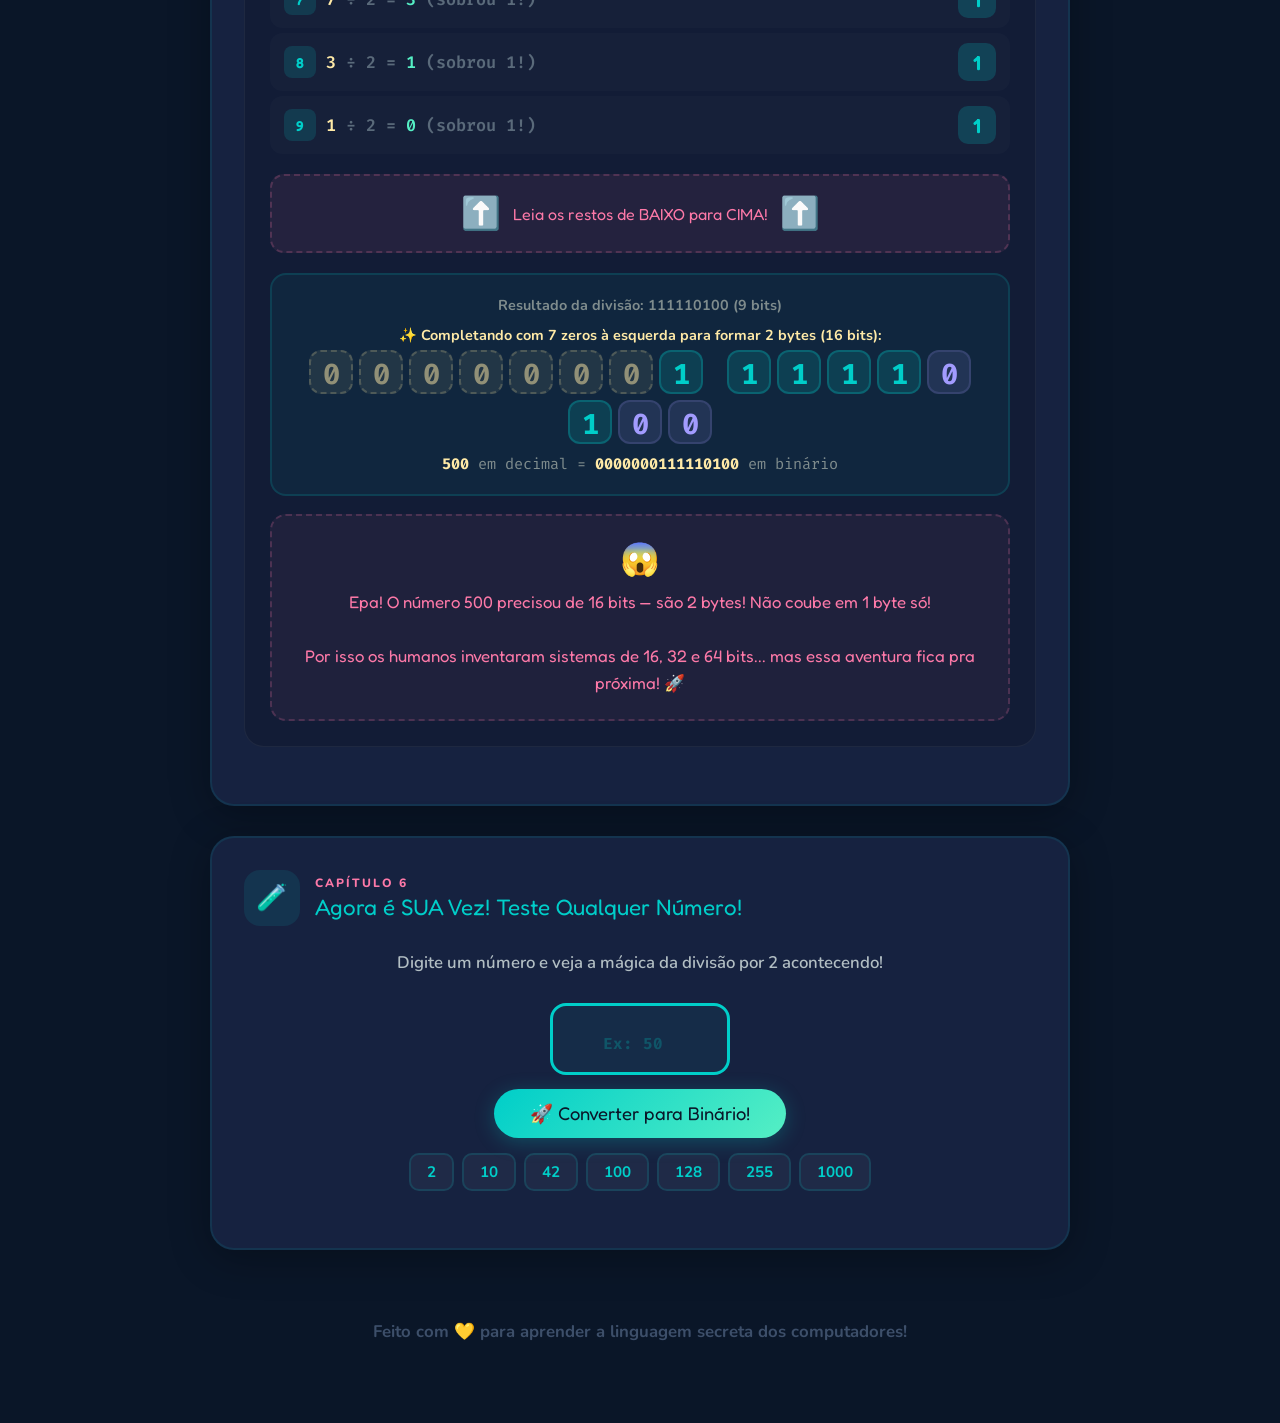
<file: producoes/aventura-do-bit-v2.html>
<!DOCTYPE html>
<html lang="pt-BR">
<head>
    <meta charset="UTF-8">
    <meta name="viewport" content="width=device-width, initial-scale=1.0">
    <title>🤖 A Aventura do BIT — Do Transistor ao Binário!</title>
    <link href="https://fonts.googleapis.com/css2?family=Fredoka+One&family=Nunito:wght@400;600;700;800&family=Fira+Code:wght@400;600;700&display=swap" rel="stylesheet">
    <style>
        :root {
            --ciano: #00CEC9;
            --azul-escuro: #0A1628;
            --azul-medio: #1B2A4A;
            --azul-card: #162240;
            --verde-neon: #55EFC4;
            --rosa-neon: #FD79A8;
            --amarelo-neon: #FFEAA7;
            --laranja: #FF7675;
            --roxo: #A29BFE;
            --branco: #DFE6E9;
        }

        * { margin: 0; padding: 0; box-sizing: border-box; }

        body {
            font-family: 'Nunito', sans-serif;
            background: var(--azul-escuro);
            color: var(--branco);
            min-height: 100vh;
            overflow-x: hidden;
        }

        /* ====== FUNDO ANIMADO ====== */
        .stars {
            position: fixed;
            top: 0; left: 0;
            width: 100%; height: 100%;
            pointer-events: none;
            z-index: 0;
        }

        .star {
            position: absolute;
            width: 2px; height: 2px;
            background: white;
            border-radius: 50%;
            animation: twinkle 3s ease-in-out infinite;
        }

        @keyframes twinkle {
            0%, 100% { opacity: 0.15; }
            50% { opacity: 0.8; }
        }

        .floating-binary {
            position: fixed;
            font-family: 'Fira Code', monospace;
            font-size: 1.1em;
            color: var(--ciano);
            opacity: 0.04;
            pointer-events: none;
            z-index: 0;
            animation: floatUp 18s linear infinite;
        }

        @keyframes floatUp {
            0% { transform: translateY(100vh); opacity: 0; }
            10% { opacity: 0.04; }
            90% { opacity: 0.04; }
            100% { transform: translateY(-100px); opacity: 0; }
        }

        /* ====== CONTAINER ====== */
        .container {
            max-width: 900px;
            margin: 0 auto;
            padding: 30px 20px 60px;
            position: relative;
            z-index: 1;
        }

        /* ====== HEADER ====== */
        .header {
            text-align: center;
            margin-bottom: 40px;
            animation: slideDown 0.8s ease-out;
        }

        @keyframes slideDown {
            from { opacity: 0; transform: translateY(-40px); }
            to { opacity: 1; transform: translateY(0); }
        }

        .header h1 {
            font-family: 'Fredoka One', cursive;
            font-size: 2.5em;
            background: linear-gradient(135deg, var(--ciano), var(--verde-neon), var(--amarelo-neon));
            -webkit-background-clip: text;
            -webkit-text-fill-color: transparent;
            background-clip: text;
            line-height: 1.2;
            margin-bottom: 8px;
        }

        .header .subtitle {
            font-size: 1.15em;
            color: #7F8C8D;
            font-weight: 600;
        }

        .hero-emoji {
            font-size: 3.5em;
            display: inline-block;
            animation: heroFloat 3s ease-in-out infinite;
            margin: 12px 0;
        }

        @keyframes heroFloat {
            0%, 100% { transform: translateY(0); }
            50% { transform: translateY(-12px); }
        }

        /* ====== NAVEGAÇÃO POR CAPÍTULOS ====== */
        .chapter-nav {
            display: flex;
            gap: 8px;
            justify-content: center;
            flex-wrap: wrap;
            margin-bottom: 35px;
        }

        .chapter-dot {
            padding: 10px 18px;
            border-radius: 50px;
            font-family: 'Fredoka One', cursive;
            font-size: 0.85em;
            cursor: pointer;
            border: 2px solid rgba(255,255,255,0.1);
            background: rgba(255,255,255,0.03);
            color: #7F8C8D;
            transition: all 0.3s ease;
            text-decoration: none;
        }

        .chapter-dot:hover {
            border-color: var(--ciano);
            color: var(--ciano);
            transform: translateY(-2px);
        }

        .chapter-dot.active {
            border-color: var(--ciano);
            background: rgba(0,206,201,0.12);
            color: var(--ciano);
        }

        /* ====== CARDS ====== */
        .card {
            background: var(--azul-card);
            border-radius: 24px;
            padding: 32px;
            margin-bottom: 30px;
            border: 2px solid rgba(0, 206, 201, 0.1);
            box-shadow: 0 8px 40px rgba(0, 0, 0, 0.3);
            animation: fadeUp 0.6s ease-out both;
        }

        @keyframes fadeUp {
            from { opacity: 0; transform: translateY(30px); }
            to { opacity: 1; transform: translateY(0); }
        }

        .card-header {
            display: flex;
            align-items: center;
            gap: 15px;
            margin-bottom: 22px;
        }

        .card-icon {
            width: 56px; height: 56px;
            border-radius: 16px;
            display: flex;
            align-items: center;
            justify-content: center;
            font-size: 1.6em;
            flex-shrink: 0;
            background: rgba(0, 206, 201, 0.1);
        }

        .chapter-label {
            font-size: 0.75em;
            text-transform: uppercase;
            letter-spacing: 2px;
            color: var(--rosa-neon);
            font-weight: 800;
            display: block;
            margin-bottom: 2px;
        }

        .card-title {
            font-family: 'Fredoka One', cursive;
            font-size: 1.4em;
            color: var(--ciano);
        }

        .card-text {
            font-size: 1.05em;
            line-height: 1.8;
            color: #B2BEC3;
            font-weight: 600;
        }

        .card-text strong { color: var(--branco); }

        .section-divider {
            height: 2px;
            background: linear-gradient(90deg, transparent, rgba(0,206,201,0.2), transparent);
            margin: 20px 0;
            border-radius: 2px;
        }

        /* ====== LÂMPADAS (CAP 1) ====== */
        .lamp-row {
            display: flex;
            gap: 12px;
            justify-content: center;
            flex-wrap: wrap;
            margin: 20px 0;
        }

        .lamp {
            text-align: center;
            cursor: pointer;
            transition: all 0.2s ease;
        }

        .lamp:hover { transform: scale(1.1); }

        .lamp-bulb {
            width: 52px; height: 52px;
            border-radius: 50%;
            display: flex;
            align-items: center;
            justify-content: center;
            font-family: 'Fredoka One', cursive;
            font-size: 1.3em;
            margin: 0 auto 6px;
            transition: all 0.3s ease;
        }

        .lamp-on {
            background: var(--amarelo-neon);
            color: var(--azul-escuro);
            box-shadow: 0 0 20px rgba(255,234,167,0.5), 0 0 40px rgba(255,234,167,0.2);
        }

        .lamp-off {
            background: #1E2D45;
            color: #3D4F6A;
        }

        .lamp-label {
            font-size: 0.75em;
            color: #7F8C8D;
            font-weight: 700;
            font-family: 'Fira Code', monospace;
        }

        /* ====== TRANSISTOR (CAP 2) ====== */
        .transistor-demo {
            display: flex;
            gap: 30px;
            justify-content: center;
            flex-wrap: wrap;
            margin: 30px 0;
        }

        .transistor-box {
            text-align: center;
            padding: 25px;
            border-radius: 20px;
            width: 300px;
            transition: all 0.3s ease;
        }

        .transistor-on {
            background: rgba(0, 206, 201, 0.08);
            border: 2px solid rgba(0, 206, 201, 0.25);
        }

        .transistor-off {
            background: rgba(162, 155, 254, 0.08);
            border: 2px solid rgba(162, 155, 254, 0.2);
        }

        .transistor-svg {
            width: 200px;
            height: 240px;
            margin: 0 auto 15px;
        }

        .transistor-label {
            font-family: 'Fredoka One', cursive;
            font-size: 2em;
            margin-bottom: 5px;
        }

        .transistor-on .transistor-label {
            color: var(--ciano);
            text-shadow: 0 0 20px rgba(0,206,201,0.5);
        }

        .transistor-off .transistor-label { color: var(--roxo); }

        .transistor-desc {
            font-size: 0.95em;
            color: #7F8C8D;
            font-weight: 700;
        }

        .transistor-state {
            font-family: 'Fira Code', monospace;
            font-size: 1.1em;
            padding: 4px 14px;
            border-radius: 8px;
            display: inline-block;
            margin-top: 8px;
            font-weight: 700;
        }

        .state-on { background: rgba(0,206,201,0.2); color: var(--ciano); }
        .state-off { background: rgba(162,155,254,0.15); color: var(--roxo); }

        /* ====== BYTE VISUAL (CAP 3) ====== */
        .byte-visual {
            display: flex;
            gap: 6px;
            justify-content: center;
            margin: 20px 0;
            flex-wrap: wrap;
        }

        .byte-bit {
            width: 50px; height: 50px;
            border-radius: 12px;
            display: flex;
            align-items: center;
            justify-content: center;
            font-family: 'Fira Code', monospace;
            font-weight: 700;
            font-size: 1.3em;
            transition: all 0.3s ease;
        }

        .byte-1 {
            background: rgba(0,206,201,0.2);
            color: var(--ciano);
            border: 2px solid rgba(0,206,201,0.3);
        }

        .byte-0 {
            background: rgba(162,155,254,0.12);
            color: var(--roxo);
            border: 2px solid rgba(162,155,254,0.2);
        }

        /* ====== CONTEXTO CARDS (CAP 3) ====== */
        .context-cards {
            display: grid;
            grid-template-columns: repeat(auto-fit, minmax(220px, 1fr));
            gap: 16px;
            margin: 25px 0;
        }

        .context-item {
            background: rgba(0,0,0,0.2);
            border-radius: 18px;
            padding: 22px;
            text-align: center;
            border: 1px solid rgba(255,255,255,0.06);
            transition: all 0.3s ease;
        }

        .context-item:hover {
            transform: translateY(-4px);
            border-color: rgba(0,206,201,0.2);
        }

        .context-emoji {
            font-size: 2.5em;
            display: block;
            margin-bottom: 10px;
        }

        .context-label {
            font-family: 'Fredoka One', cursive;
            font-size: 1.1em;
            margin-bottom: 6px;
        }

        .context-label-letter { color: var(--amarelo-neon); }
        .context-label-color { color: var(--rosa-neon); }
        .context-label-sound { color: var(--verde-neon); }

        .context-binary {
            font-family: 'Fira Code', monospace;
            font-size: 0.9em;
            color: var(--ciano);
            letter-spacing: 1px;
            margin: 8px 0;
            padding: 6px 12px;
            background: rgba(0,206,201,0.06);
            border-radius: 8px;
            display: inline-block;
        }

        .context-meaning {
            font-size: 0.95em;
            color: #B2BEC3;
            font-weight: 700;
            margin-top: 6px;
        }

        .context-result {
            font-family: 'Fredoka One', cursive;
            font-size: 1.6em;
            display: block;
            margin-top: 4px;
        }

        /* ====== ASCII SHOWCASE (CAP 4) ====== */
        .ascii-showcase {
            display: grid;
            grid-template-columns: repeat(auto-fill, minmax(130px, 1fr));
            gap: 10px;
            margin: 20px 0;
        }

        .ascii-item {
            background: rgba(255,255,255,0.03);
            border: 1px solid rgba(255,255,255,0.08);
            border-radius: 14px;
            padding: 14px 10px;
            text-align: center;
            transition: all 0.3s ease;
        }

        .ascii-item:hover {
            background: rgba(0,206,201,0.08);
            border-color: rgba(0,206,201,0.2);
            transform: translateY(-3px);
        }

        .ascii-char {
            font-family: 'Fredoka One', cursive;
            font-size: 2em;
            color: var(--amarelo-neon);
            display: block;
            margin-bottom: 8px;
        }

        .ascii-bin {
            font-family: 'Fira Code', monospace;
            font-size: 0.85em;
            color: var(--ciano);
            letter-spacing: 1px;
        }

        /* ====== PIXEL / COR (CAP 4) ====== */
        .pixel-demo {
            display: flex;
            gap: 20px;
            align-items: center;
            justify-content: center;
            flex-wrap: wrap;
            margin: 25px 0;
            padding: 25px;
            background: rgba(0,0,0,0.2);
            border-radius: 20px;
        }

        .pixel-square {
            width: 100px; height: 100px;
            border-radius: 16px;
            flex-shrink: 0;
            box-shadow: 0 4px 20px rgba(0,0,0,0.3);
        }

        .pixel-info { text-align: left; }

        .pixel-channel {
            display: flex;
            align-items: center;
            gap: 10px;
            margin: 6px 0;
            font-family: 'Fira Code', monospace;
            font-size: 0.9em;
            font-weight: 600;
        }

        .channel-label {
            width: 20px; height: 20px;
            border-radius: 6px;
            flex-shrink: 0;
        }

        .channel-r { background: #FF6B6B; }
        .channel-g { background: #51CF66; }
        .channel-b { background: #339AF0; }

        /* ====== DIVISÃO POR 2 (CAP 5) ====== */
        .division-example {
            margin: 25px 0;
            padding: 25px;
            background: rgba(0,0,0,0.15);
            border-radius: 20px;
            border: 1px solid rgba(255,255,255,0.05);
        }

        .division-title {
            font-family: 'Fredoka One', cursive;
            font-size: 1.3em;
            color: var(--amarelo-neon);
            text-align: center;
            margin-bottom: 20px;
        }

        .div-step {
            display: flex;
            align-items: center;
            gap: 10px;
            padding: 10px 14px;
            margin: 5px 0;
            border-radius: 12px;
            background: rgba(255,255,255,0.02);
            font-family: 'Fira Code', monospace;
            font-size: 1.05em;
            font-weight: 600;
            opacity: 0;
            animation: stepSlide 0.4s ease-out forwards;
        }

        @keyframes stepSlide {
            from { opacity: 0; transform: translateX(-20px); }
            to { opacity: 1; transform: translateX(0); }
        }

        .div-step-num {
            background: rgba(0,206,201,0.15);
            color: var(--ciano);
            width: 32px; height: 32px;
            border-radius: 8px;
            display: flex;
            align-items: center;
            justify-content: center;
            font-family: 'Fredoka One', cursive;
            font-size: 0.85em;
            flex-shrink: 0;
        }

        .div-content { flex: 1; color: var(--branco); }
        .div-content .num { color: var(--amarelo-neon); }
        .div-content .op { color: #5A6A7A; }
        .div-content .eq { color: var(--verde-neon); }

        .div-remainder {
            font-family: 'Fredoka One', cursive;
            font-size: 1.2em;
            width: 38px; height: 38px;
            border-radius: 10px;
            display: flex;
            align-items: center;
            justify-content: center;
            flex-shrink: 0;
        }

        .rem-0 { background: rgba(162,155,254,0.2); color: var(--roxo); }
        .rem-1 { background: rgba(0,206,201,0.2); color: var(--ciano); }

        .read-direction {
            display: flex;
            align-items: center;
            justify-content: center;
            gap: 12px;
            margin: 20px 0;
            padding: 16px;
            background: rgba(253,121,168,0.08);
            border-radius: 14px;
            border: 2px dashed rgba(253,121,168,0.2);
        }

        .read-arrow {
            font-size: 2em;
            animation: arrowBounce 1.5s ease-in-out infinite;
        }

        @keyframes arrowBounce {
            0%, 100% { transform: translateY(0); }
            50% { transform: translateY(-6px); }
        }

        .read-text {
            font-family: 'Fredoka One', cursive;
            font-size: 1em;
            color: var(--rosa-neon);
        }

        /* Resultado da conversão */
        .conversion-result {
            text-align: center;
            padding: 20px;
            background: rgba(0,206,201,0.06);
            border-radius: 16px;
            border: 2px solid rgba(0,206,201,0.15);
            margin-top: 15px;
        }

        .conv-label {
            font-size: 0.9em;
            color: #7F8C8D;
            font-weight: 700;
            margin-bottom: 8px;
        }

        .conv-result-digits {
            display: flex;
            gap: 6px;
            justify-content: center;
            flex-wrap: wrap;
        }

        .conv-digit {
            font-family: 'Fira Code', monospace;
            font-weight: 700;
            font-size: 1.8em;
            width: 44px; height: 44px;
            line-height: 44px;
            text-align: center;
            border-radius: 12px;
        }

        .cd-1 {
            background: rgba(0,206,201,0.15);
            color: var(--ciano);
            border: 2px solid rgba(0,206,201,0.25);
        }

        .cd-0 {
            background: rgba(162,155,254,0.12);
            color: var(--roxo);
            border: 2px solid rgba(162,155,254,0.15);
        }

        .cd-pad {
            background: rgba(255,234,167,0.08);
            color: rgba(255,234,167,0.5);
            border: 2px dashed rgba(255,234,167,0.2);
        }

        .conv-decimal {
            font-family: 'Fira Code', monospace;
            font-size: 0.95em;
            color: #7F8C8D;
            margin-top: 10px;
        }

        .conv-decimal strong { color: var(--amarelo-neon); }

        /* Regra do byte */
        .byte-rule {
            text-align: center;
            margin-top: 15px;
            padding: 16px;
            background: rgba(85,239,196,0.06);
            border-radius: 12px;
            border: 1px solid rgba(85,239,196,0.12);
            font-size: 0.95em;
            color: #B2BEC3;
            font-weight: 700;
        }

        .byte-rule strong { color: var(--verde-neon); }

        /* Spoiler divertido */
        .spoiler-box {
            text-align: center;
            margin-top: 18px;
            padding: 22px;
            background: rgba(253,121,168,0.06);
            border-radius: 16px;
            border: 2px dashed rgba(253,121,168,0.2);
        }

        .spoiler-emoji { font-size: 2em; display: block; margin-bottom: 8px; }

        .spoiler-text {
            font-family: 'Fredoka One', cursive;
            font-size: 1.05em;
            color: var(--rosa-neon);
            line-height: 1.6;
        }

        /* ====== FUN FACT ====== */
        .fun-fact {
            background: rgba(85,239,196,0.06);
            border-radius: 16px;
            padding: 22px;
            margin-top: 20px;
            display: flex;
            align-items: flex-start;
            gap: 14px;
            border: 1px solid rgba(85,239,196,0.12);
        }

        .fun-fact-icon { font-size: 1.8em; flex-shrink: 0; }

        .fun-fact-text {
            font-size: 0.98em;
            line-height: 1.7;
            color: #B2BEC3;
            font-weight: 600;
        }

        .fun-fact-text strong { color: var(--verde-neon); }

        /* ====== INTERATIVO (CAP 6) ====== */
        .interactive-section {
            text-align: center;
            margin: 25px 0;
        }

        .number-input {
            font-family: 'Fira Code', monospace;
            font-size: 1.8em;
            font-weight: 700;
            width: 180px;
            padding: 14px 18px;
            border: 3px solid var(--ciano);
            border-radius: 16px;
            background: rgba(0,206,201,0.06);
            color: var(--ciano);
            text-align: center;
            outline: none;
            transition: all 0.3s ease;
        }

        .number-input:focus {
            border-color: var(--verde-neon);
            box-shadow: 0 0 20px rgba(85,239,196,0.2);
        }

        .number-input::placeholder {
            color: rgba(0,206,201,0.25);
            font-size: 0.55em;
        }

        .convert-btn {
            display: inline-block;
            background: linear-gradient(135deg, var(--ciano), var(--verde-neon));
            color: var(--azul-escuro);
            font-family: 'Fredoka One', cursive;
            font-size: 1.15em;
            padding: 13px 36px;
            border: none;
            border-radius: 50px;
            cursor: pointer;
            margin-top: 14px;
            transition: all 0.3s ease;
            box-shadow: 0 4px 20px rgba(0,206,201,0.25);
        }

        .convert-btn:hover {
            transform: translateY(-3px);
            box-shadow: 0 8px 30px rgba(0,206,201,0.35);
        }

        .convert-btn:active { transform: translateY(0) scale(0.98); }

        .quick-examples {
            display: flex;
            gap: 8px;
            justify-content: center;
            flex-wrap: wrap;
            margin: 15px 0;
        }

        .quick-btn {
            background: rgba(255,255,255,0.04);
            border: 2px solid rgba(0,206,201,0.15);
            border-radius: 10px;
            padding: 7px 16px;
            font-family: 'Nunito', sans-serif;
            font-weight: 700;
            font-size: 0.95em;
            color: var(--ciano);
            cursor: pointer;
            transition: all 0.3s ease;
        }

        .quick-btn:hover {
            background: rgba(0,206,201,0.08);
            border-color: var(--ciano);
            transform: translateY(-2px);
        }

        #interactive-result { margin-top: 20px; }

        /* ====== FOOTER ====== */
        .footer {
            text-align: center;
            margin-top: 50px;
            padding: 20px;
            color: #3D4F6A;
            font-weight: 700;
            font-size: 1.05em;
        }

        .footer span { color: var(--amarelo-neon); }

        /* ====== RESPONSIVO ====== */
        @media (max-width: 600px) {
            .header h1 { font-size: 1.8em; }
            .transistor-demo { gap: 15px; }
            .transistor-box { width: 100%; max-width: 300px; }
            .card { padding: 22px; }
            .division-title { font-size: 1.1em; }
            .pixel-demo { flex-direction: column; text-align: center; }
            .pixel-info { text-align: center; }
            .context-cards { grid-template-columns: 1fr; }
        }
        /* Botão Voltar — Colinha na Web */
        .btn-voltar {
            position: fixed;
            top: 12px;
            left: 12px;
            z-index: 9999;
            display: flex;
            align-items: center;
            gap: 6px;
            background: var(--ciano);
            color: var(--azul-escuro);
            font-family: 'Fredoka One', cursive;
            font-size: 0.95rem;
            text-decoration: none;
            padding: 10px 18px;
            border-radius: 50px;
            box-shadow: 0 3px 12px rgba(0, 206, 201, 0.4);
            transition: transform 0.2s, box-shadow 0.2s;
            min-height: 44px;
            min-width: 44px;
        }
        .btn-voltar:hover { transform: scale(1.05); box-shadow: 0 4px 16px rgba(0, 206, 201, 0.5); }
        .btn-voltar:active { transform: scale(0.97); }
        .btn-voltar-seta { font-size: 1.2rem; }
        @media (max-width: 480px) {
            .btn-voltar { font-size: 0.85rem; padding: 8px 14px; }
        }
    </style>
</head>
<body>

<!-- Botão Voltar -->
<a href="../index.html" class="btn-voltar">
    <span class="btn-voltar-seta">&#8592;</span>
    <span>Voltar</span>
</a>

<!-- ====== FUNDO ====== -->
<div class="stars" id="stars"></div>
<div id="floatingBinary"></div>

<div class="container">

    <!-- ====== HEADER ====== -->
    <div class="header">
        <h1>🤖 A Aventura do BIT</h1>
        <p class="subtitle">Do transistor ao binário — a linguagem secreta dos computadores!</p>
        <div class="hero-emoji">💡</div>
    </div>

    <!-- ====== NAVEGAÇÃO ====== -->
    <div class="chapter-nav">
        <a class="chapter-dot active" href="#cap1">Cap 1 · O BIT</a>
        <a class="chapter-dot" href="#cap2">Cap 2 · Transistor</a>
        <a class="chapter-dot" href="#cap3">Cap 3 · Byte</a>
        <a class="chapter-dot" href="#cap4">Cap 4 · Letras e Cores</a>
        <a class="chapter-dot" href="#cap5">Cap 5 · Dividindo por 2</a>
        <a class="chapter-dot" href="#cap6">Cap 6 · Teste Você!</a>
    </div>

    <!-- ================================================================ -->
    <!-- CAPÍTULO 1 — O QUE É UM BIT? -->
    <!-- ================================================================ -->
    <div class="card" id="cap1">
        <div class="card-header">
            <div class="card-icon">💡</div>
            <div>
                <span class="chapter-label">Capítulo 1</span>
                <div class="card-title">O que é um BIT?</div>
            </div>
        </div>

        <div class="card-text">
            <p>Imagine que você tem uma <strong>lanterna</strong>. Ela só pode fazer duas coisas:</p>
            <br>
            <p>🔦 <strong>Acesa</strong> = tem luz = tem energia passando = isso é o <strong style="color:var(--ciano)">1</strong></p>
            <p>🌑 <strong>Apagada</strong> = sem luz = sem energia = isso é o <strong style="color:var(--roxo)">0</strong></p>
            <br>
            <p>Um <strong>BIT</strong> é exatamente isso: a menor informação que existe no mundo dos computadores. Ele só pode ser <strong style="color:var(--ciano)">1</strong> (tem energia) ou <strong style="color:var(--roxo)">0</strong> (sem energia).</p>
            <br>
            <p>A palavra <strong>BIT</strong> vem do inglês: <strong>"B</strong>inary dig<strong>IT"</strong> (dígito binário).</p>
        </div>

        <div class="lamp-row">
            <div class="lamp" onclick="this.querySelector('.lamp-bulb').classList.toggle('lamp-on'); this.querySelector('.lamp-bulb').classList.toggle('lamp-off');">
                <div class="lamp-bulb lamp-on">1</div>
                <div class="lamp-label">LIGADO</div>
            </div>
            <div class="lamp" onclick="this.querySelector('.lamp-bulb').classList.toggle('lamp-on'); this.querySelector('.lamp-bulb').classList.toggle('lamp-off');">
                <div class="lamp-bulb lamp-off">0</div>
                <div class="lamp-label">DESLIGADO</div>
            </div>
        </div>

        <div class="fun-fact">
            <span class="fun-fact-icon">🧒</span>
            <div class="fun-fact-text">
                <strong>Pensa assim:</strong> quando você responde "Sim" ou "Não" para uma pergunta, você está dando 1 bit de informação! O computador faz bilhões dessas perguntas por segundo!
            </div>
        </div>
    </div>

    <!-- ================================================================ -->
    <!-- CAPÍTULO 2 — O TRANSISTOR -->
    <!-- ================================================================ -->
    <div class="card" id="cap2">
        <div class="card-header">
            <div class="card-icon">🔌</div>
            <div>
                <span class="chapter-label">Capítulo 2</span>
                <div class="card-title">O Transistor — O Portãozinho Mágico!</div>
            </div>
        </div>

        <div class="card-text">
            <p>Dentro do computador existem bilhões de pecinhas minúsculas chamadas <strong>transistores</strong>. Cada um funciona como um <strong>portãozinho de energia</strong>:</p>
            <br>
            <p>Quando o portão está <strong>aberto</strong> → a energia <strong style="color:var(--ciano)">passa</strong> → ele gera o valor <strong style="color:var(--ciano)">1</strong></p>
            <p>Quando <strong>algo</strong> fecha o portão → a energia <strong style="color:var(--roxo)">não passa</strong> → ele gera o valor <strong style="color:var(--roxo)">0</strong></p>
            <br>
            <p>Mas... <strong>quem fecha esse portão?</strong> 🤔 Uma outra <strong>força elétrica</strong> vinda de outro transistor! Eles se controlam uns aos outros, como uma grande cadeia de dominós!</p>
        </div>

        <div class="transistor-demo">
            <!-- TRANSISTOR LIGADO -->
            <div class="transistor-box transistor-on">
                <svg class="transistor-svg" viewBox="0 0 200 240">
                    <!-- Canal principal -->
                    <rect x="80" y="20" width="40" height="200" rx="6" fill="rgba(0,206,201,0.08)" stroke="rgba(0,206,201,0.3)" stroke-width="1.5"/>

                    <!-- Portão ABERTO (à esquerda, afastado) -->
                    <rect x="20" y="85" width="45" height="70" rx="8" fill="rgba(85,239,196,0.1)" stroke="#55EFC4" stroke-width="2"/>
                    <text x="42" y="115" text-anchor="middle" fill="#55EFC4" font-family="Fredoka One" font-size="9">PORTÃO</text>
                    <text x="42" y="130" text-anchor="middle" fill="#55EFC4" font-family="Fredoka One" font-size="9">ABERTO</text>
                    <text x="42" y="148" text-anchor="middle" fill="#55EFC4" font-size="14">✓</text>

                    <!-- Seta do portão (afastada = aberto) -->
                    <line x1="65" y1="120" x2="76" y2="120" stroke="#55EFC4" stroke-width="2" stroke-dasharray="4"/>

                    <!-- Labels -->
                    <text x="100" y="14" text-anchor="middle" fill="#7F8C8D" font-size="10" font-weight="700">⚡ ENTRADA</text>
                    <text x="100" y="238" text-anchor="middle" fill="#7F8C8D" font-size="10" font-weight="700">⚡ SAÍDA</text>

                    <!-- Elétrons fluindo (bolinhas descendo) -->
                    <circle r="5" fill="#00CEC9" opacity="0.9">
                        <animate attributeName="cy" values="30;210" dur="1.2s" repeatCount="indefinite"/>
                        <animate attributeName="cx" values="100;100" dur="1.2s" repeatCount="indefinite"/>
                    </circle>
                    <circle r="4" fill="#55EFC4" opacity="0.8">
                        <animate attributeName="cy" values="30;210" dur="1.2s" begin="0.3s" repeatCount="indefinite"/>
                        <animate attributeName="cx" values="100;100" dur="1.2s" repeatCount="indefinite"/>
                    </circle>
                    <circle r="4" fill="#FFEAA7" opacity="0.7">
                        <animate attributeName="cy" values="30;210" dur="1.2s" begin="0.6s" repeatCount="indefinite"/>
                        <animate attributeName="cx" values="100;100" dur="1.2s" repeatCount="indefinite"/>
                    </circle>
                    <circle r="3" fill="#00CEC9" opacity="0.6">
                        <animate attributeName="cy" values="30;210" dur="1.2s" begin="0.9s" repeatCount="indefinite"/>
                        <animate attributeName="cx" values="100;100" dur="1.2s" repeatCount="indefinite"/>
                    </circle>

                    <!-- Brilho de energia -->
                    <circle cx="100" cy="120" r="30" fill="none" stroke="rgba(0,206,201,0.12)" stroke-width="1">
                        <animate attributeName="r" values="25;35;25" dur="2s" repeatCount="indefinite"/>
                        <animate attributeName="opacity" values="0.3;0.1;0.3" dur="2s" repeatCount="indefinite"/>
                    </circle>
                </svg>
                <div class="transistor-label">1</div>
                <div class="transistor-desc">⚡ Elétrons fluindo livremente!</div>
                <div class="transistor-state state-on">BIT = 1</div>
            </div>

            <!-- TRANSISTOR DESLIGADO -->
            <div class="transistor-box transistor-off">
                <svg class="transistor-svg" viewBox="0 0 200 240">
                    <!-- Canal principal -->
                    <rect x="80" y="20" width="40" height="200" rx="6" fill="rgba(162,155,254,0.05)" stroke="rgba(162,155,254,0.2)" stroke-width="1.5"/>

                    <!-- Barreira / Portão FECHADO (encostando no canal!) -->
                    <rect x="20" y="85" width="80" height="70" rx="8" fill="rgba(162,155,254,0.12)" stroke="#A29BFE" stroke-width="2">
                        <!-- Animação do portão se fechando -->
                        <animate attributeName="width" values="45;80" dur="2s" fill="freeze" repeatCount="1"/>
                    </rect>
                    <text x="60" y="115" text-anchor="middle" fill="#A29BFE" font-family="Fredoka One" font-size="9">PORTÃO</text>
                    <text x="60" y="130" text-anchor="middle" fill="#A29BFE" font-family="Fredoka One" font-size="9">FECHADO!</text>
                    <text x="60" y="148" text-anchor="middle" fill="#FF7675" font-size="14">✗</text>

                    <!-- Força externa empurrando o portão (seta vermelha) -->
                    <line x1="5" y1="100" x2="18" y2="100" stroke="#FF7675" stroke-width="2.5">
                        <animate attributeName="x2" values="12;20;12" dur="1.5s" repeatCount="indefinite"/>
                    </line>
                    <polygon points="18,95 26,100 18,105" fill="#FF7675">
                        <animate attributeName="points" values="18,95 26,100 18,105;20,95 28,100 20,105;18,95 26,100 18,105" dur="1.5s" repeatCount="indefinite"/>
                    </polygon>
                    <text x="14" y="88" text-anchor="middle" fill="#FF7675" font-size="7" font-weight="700">FORÇA</text>
                    <text x="14" y="118" text-anchor="middle" fill="#FF7675" font-size="7" font-weight="700">EXTERNA</text>

                    <!-- Labels -->
                    <text x="100" y="14" text-anchor="middle" fill="#3D4F6A" font-size="10" font-weight="700">⚡ ENTRADA</text>
                    <text x="100" y="238" text-anchor="middle" fill="#3D4F6A" font-size="10" font-weight="700">🚫 SAÍDA</text>

                    <!-- Barreira visual no meio do canal -->
                    <rect x="78" y="105" width="44" height="30" rx="4" fill="rgba(162,155,254,0.25)" stroke="#A29BFE" stroke-width="1.5">
                        <animate attributeName="opacity" values="0;1" dur="2s" fill="freeze"/>
                    </rect>
                    <text x="100" y="125" text-anchor="middle" fill="#A29BFE" font-size="10" font-weight="700">
                        BLOQUEIO
                        <animate attributeName="opacity" values="0;1" dur="2.2s" fill="freeze"/>
                    </text>

                    <!-- Elétrons PARADOS (acumulados acima do bloqueio) -->
                    <circle cx="90" cy="65" r="4" fill="#A29BFE" opacity="0.5">
                        <animate attributeName="cy" values="67;62;67" dur="2s" repeatCount="indefinite"/>
                    </circle>
                    <circle cx="100" cy="55" r="3.5" fill="#A29BFE" opacity="0.4">
                        <animate attributeName="cy" values="57;52;57" dur="2.5s" repeatCount="indefinite"/>
                    </circle>
                    <circle cx="110" cy="70" r="3" fill="#A29BFE" opacity="0.45">
                        <animate attributeName="cy" values="72;67;72" dur="1.8s" repeatCount="indefinite"/>
                    </circle>
                    <circle cx="95" cy="78" r="4" fill="#A29BFE" opacity="0.5">
                        <animate attributeName="cy" values="80;75;80" dur="2.2s" repeatCount="indefinite"/>
                    </circle>
                    <circle cx="105" cy="45" r="3" fill="#A29BFE" opacity="0.35">
                        <animate attributeName="cy" values="47;42;47" dur="1.9s" repeatCount="indefinite"/>
                    </circle>
                    <circle cx="98" cy="88" r="3.5" fill="#A29BFE" opacity="0.4">
                        <animate attributeName="cy" values="90;85;90" dur="2.1s" repeatCount="indefinite"/>
                    </circle>

                    <!-- Nada abaixo do bloqueio (vazio!) -->
                </svg>
                <div class="transistor-label">0</div>
                <div class="transistor-desc">🚫 Elétrons parados, sem passar!</div>
                <div class="transistor-state state-off">BIT = 0</div>
            </div>
        </div>

        <div class="fun-fact">
            <span class="fun-fact-icon">🤯</span>
            <div class="fun-fact-text">
                <strong>Sabia que...</strong> o processador do seu celular tem mais de <strong>10 BILHÕES</strong> de transistores? Cada um é menor que um fio de cabelo! Todos trabalhando juntos, abrindo e fechando portões bilhões de vezes por segundo. É assim que nasce tudo que você vê na tela!
            </div>
        </div>
    </div>

    <!-- ================================================================ -->
    <!-- CAPÍTULO 3 — O BYTE -->
    <!-- ================================================================ -->
    <div class="card" id="cap3">
        <div class="card-header">
            <div class="card-icon">📦</div>
            <div>
                <span class="chapter-label">Capítulo 3</span>
                <div class="card-title">O BYTE — Pacotinhos de 8 Bits!</div>
            </div>
        </div>

        <div class="card-text">
            <p>Um bit sozinho não diz muita coisa (só "sim" ou "não"). Mas quando juntamos <strong>8 bits</strong>, formamos um <strong>BYTE</strong> — um pacotinho de informação!</p>
        </div>

        <div class="byte-visual">
            <div class="byte-bit byte-0">0</div>
            <div class="byte-bit byte-1">1</div>
            <div class="byte-bit byte-0">0</div>
            <div class="byte-bit byte-0">0</div>
            <div class="byte-bit byte-0">0</div>
            <div class="byte-bit byte-0">0</div>
            <div class="byte-bit byte-0">0</div>
            <div class="byte-bit byte-1">1</div>
        </div>

        <div class="card-text" style="text-align:center; margin:15px 0;">
            <p>👆 Este pacotinho é: <strong style="color:var(--ciano); font-family:'Fira Code',monospace; letter-spacing:2px;">01000001</strong></p>
        </div>

        <div class="section-divider"></div>

        <div class="card-text">
            <p>Mas o que esse pacotinho <strong>significa</strong>? Depende de quem está lendo!</p>
            <br>
            <p>O computador recebe bilhões desses pacotinhos viajando na <strong>velocidade da luz</strong>. Quando alguém diz pra ele <em>"este pacotinho é uma letra"</em>, ele mostra uma letra. Se dizem <em>"é uma cor"</em>, ele pinta uma cor. Se dizem <em>"é um som"</em>, ele toca uma nota!</p>
            <br>
            <p>Olha só como o <strong>mesmo pacotinho</strong> muda de significado:</p>
        </div>

        <div class="context-cards">
            <!-- Letra -->
            <div class="context-item">
                <span class="context-emoji">📝</span>
                <div class="context-label context-label-letter">Se for uma LETRA...</div>
                <div class="context-binary">01000001</div>
                <div class="context-meaning">Na tabela de letras (ASCII):</div>
                <span class="context-result" style="color:var(--amarelo-neon)">A</span>
            </div>

            <!-- Cor -->
            <div class="context-item">
                <span class="context-emoji">🎨</span>
                <div class="context-label context-label-color">Se for uma COR...</div>
                <div class="context-binary">01000001</div>
                <div class="context-meaning">Na tabela de cores, seria:</div>
                <span class="context-result" style="color:var(--rosa-neon)">Um tom de azul escuro 🔵</span>
            </div>

            <!-- Som -->
            <div class="context-item">
                <span class="context-emoji">🎵</span>
                <div class="context-label context-label-sound">Se for um SOM...</div>
                <div class="context-binary">01000001</div>
                <div class="context-meaning">Na tabela de música, seria:</div>
                <span class="context-result" style="color:var(--verde-neon)">Um nível de volume 🔊</span>
            </div>
        </div>

        <div class="fun-fact">
            <span class="fun-fact-icon">🧠</span>
            <div class="fun-fact-text">
                <strong>O segredo:</strong> os bits sozinhos não sabem o que são! É o <strong>programa</strong> que diz ao computador: "estes pacotinhos são letras de um texto", "estes são cores de uma foto", "estes são sons de uma música". Tudo que você usa no dia a dia — celular, TV, videogame, relógio digital — funciona assim: bilhões de pacotinhos sendo interpretados a cada segundo!
            </div>
        </div>

        <div class="fun-fact" style="background: rgba(255,234,167,0.04); border-color: rgba(255,234,167,0.1);">
            <span class="fun-fact-icon">📏</span>
            <div class="fun-fact-text">
                <strong>Medidas de dados:</strong> 1 Byte = 8 bits. 1 Kilobyte (KB) = 1.024 Bytes. 1 Megabyte (MB) = 1.024 KB. Uma foto do celular tem cerca de <strong>3 MB</strong>, ou seja, mais de <strong>25 milhões de bits</strong> — 25 milhões de transistores ligando e desligando pra guardar uma única foto!
            </div>
        </div>
    </div>

    <!-- ================================================================ -->
    <!-- CAPÍTULO 4 — LETRAS E CORES -->
    <!-- ================================================================ -->
    <div class="card" id="cap4">
        <div class="card-header">
            <div class="card-icon">🎨</div>
            <div>
                <span class="chapter-label">Capítulo 4</span>
                <div class="card-title">Letras (ASCII) e Cores (RGB)</div>
            </div>
        </div>

        <div class="card-text">
            <p>🔤 <strong>Tabela ASCII</strong> — Os humanos criaram uma lista combinada: cada sequência de 8 bits representa uma letra, número ou símbolo. Veja alguns exemplos:</p>
        </div>

        <div class="ascii-showcase">
            <div class="ascii-item">
                <span class="ascii-char">A</span>
                <span class="ascii-bin">01000001</span>
            </div>
            <div class="ascii-item">
                <span class="ascii-char">B</span>
                <span class="ascii-bin">01000010</span>
            </div>
            <div class="ascii-item">
                <span class="ascii-char">C</span>
                <span class="ascii-bin">01000011</span>
            </div>
            <div class="ascii-item">
                <span class="ascii-char">a</span>
                <span class="ascii-bin">01100001</span>
            </div>
            <div class="ascii-item">
                <span class="ascii-char">1</span>
                <span class="ascii-bin">00110001</span>
            </div>
            <div class="ascii-item">
                <span class="ascii-char">!</span>
                <span class="ascii-bin">00100001</span>
            </div>
        </div>

        <div class="card-text" style="margin-top:15px;">
            <p>Quando você digita <strong>"Oi!"</strong> no computador, ele guarda três pacotinhos: <strong style="color:var(--ciano); font-family:'Fira Code',monospace;">01001111</strong> <strong style="color:var(--ciano); font-family:'Fira Code',monospace;">01101001</strong> <strong style="color:var(--ciano); font-family:'Fira Code',monospace;">00100001</strong></p>
        </div>

        <div class="section-divider"></div>

        <div class="card-text">
            <p>🎨 <strong>Cores (RGB)</strong> — Cada pontinho da tela (pixel) é feito de 3 bytes: um para <strong style="color:#FF6B6B">Vermelho (R)</strong>, um para <strong style="color:#51CF66">Verde (G)</strong> e um para <strong style="color:#339AF0">Azul (B)</strong>.</p>
        </div>

        <div class="pixel-demo">
            <div class="pixel-square" style="background: rgb(0, 206, 201);"></div>
            <div class="pixel-info">
                <div class="pixel-channel">
                    <div class="channel-label channel-r"></div>
                    <span style="color:#FF6B6B">R →</span>
                    <span style="color:#5A6A7A">00000000</span>
                </div>
                <div class="pixel-channel">
                    <div class="channel-label channel-g"></div>
                    <span style="color:#51CF66">G →</span>
                    <span style="color:#5A6A7A">11001110</span>
                </div>
                <div class="pixel-channel">
                    <div class="channel-label channel-b"></div>
                    <span style="color:#339AF0">B →</span>
                    <span style="color:#5A6A7A">11001001</span>
                </div>
            </div>
        </div>

        <div class="pixel-demo">
            <div class="pixel-square" style="background: rgb(255, 107, 107);"></div>
            <div class="pixel-info">
                <div class="pixel-channel">
                    <div class="channel-label channel-r"></div>
                    <span style="color:#FF6B6B">R →</span>
                    <span style="color:#5A6A7A">11111111</span>
                </div>
                <div class="pixel-channel">
                    <div class="channel-label channel-g"></div>
                    <span style="color:#51CF66">G →</span>
                    <span style="color:#5A6A7A">01101011</span>
                </div>
                <div class="pixel-channel">
                    <div class="channel-label channel-b"></div>
                    <span style="color:#339AF0">B →</span>
                    <span style="color:#5A6A7A">01101011</span>
                </div>
            </div>
        </div>

        <div class="fun-fact">
            <span class="fun-fact-icon">📺</span>
            <div class="fun-fact-text">
                <strong>Cada pontinho da sua tela</strong> (pixel) usa 3 bytes = 24 bits. Uma tela Full HD tem 2 milhões de pixels. Isso significa que cada imagem usa <strong>48 milhões de bits</strong> — tudo com 0 e 1!
            </div>
        </div>
    </div>

    <!-- ================================================================ -->
    <!-- CAPÍTULO 5 — DIVIDINDO POR 2 -->
    <!-- ================================================================ -->
    <div class="card" id="cap5">
        <div class="card-header">
            <div class="card-icon">➗</div>
            <div>
                <span class="chapter-label">Capítulo 5</span>
                <div class="card-title">Transformando em Binário — Dividindo por 2!</div>
            </div>
        </div>

        <div class="card-text">
            <p>Para transformar qualquer número em binário, a regra é super simples:</p>
            <br>
            <p><strong>1.</strong> Divide o número por <strong>2</strong></p>
            <p><strong>2.</strong> Anota o <strong>resto</strong> (sobrou 0 ou 1?)</p>
            <p><strong>3.</strong> Pega o <strong>resultado</strong> e divide por 2 de novo</p>
            <p><strong>4.</strong> Repete até chegar no <strong>0</strong></p>
            <p><strong>5.</strong> Lê os restos de <strong style="color:var(--rosa-neon)">baixo para cima</strong>!</p>
            <p><strong>6.</strong> Completa com <strong style="color:var(--amarelo-neon)">zeros à esquerda</strong> até formar <strong>8 bits</strong> (1 Byte)!</p>
        </div>

        <!-- Exemplos gerados pelo JS -->
        <div id="ex-7"></div>
        <div id="ex-25"></div>
        <div id="ex-200"></div>
        <div id="ex-500"></div>
    </div>

    <!-- ================================================================ -->
    <!-- CAPÍTULO 6 — TESTE VOCÊ! -->
    <!-- ================================================================ -->
    <div class="card" id="cap6">
        <div class="card-header">
            <div class="card-icon">🧪</div>
            <div>
                <span class="chapter-label">Capítulo 6</span>
                <div class="card-title">Agora é SUA Vez! Teste Qualquer Número!</div>
            </div>
        </div>

        <div class="card-text" style="text-align:center;">
            <p>Digite um número e veja a mágica da divisão por 2 acontecendo!</p>
        </div>

        <div class="interactive-section">
            <input type="number" class="number-input" id="userInput" placeholder="Ex: 50" min="1" max="9999" onkeydown="if(event.key==='Enter') convertNumber()">
            <br>
            <button class="convert-btn" onclick="convertNumber()">🚀 Converter para Binário!</button>

            <div class="quick-examples">
                <button class="quick-btn" onclick="quickConvert(2)">2</button>
                <button class="quick-btn" onclick="quickConvert(10)">10</button>
                <button class="quick-btn" onclick="quickConvert(42)">42</button>
                <button class="quick-btn" onclick="quickConvert(100)">100</button>
                <button class="quick-btn" onclick="quickConvert(128)">128</button>
                <button class="quick-btn" onclick="quickConvert(255)">255</button>
                <button class="quick-btn" onclick="quickConvert(1000)">1000</button>
            </div>
        </div>

        <div id="interactive-result"></div>
    </div>

    <!-- ====== FOOTER ====== -->
    <div class="footer">
        Feito com <span>💛</span> para aprender a linguagem secreta dos computadores!
    </div>

</div>

<script>
    // ====== FUNDO: Estrelas ======
    (function() {
        var starsEl = document.getElementById('stars');
        for (var i = 0; i < 80; i++) {
            var star = document.createElement('div');
            star.className = 'star';
            star.style.left = Math.random() * 100 + '%';
            star.style.top = Math.random() * 100 + '%';
            star.style.animationDelay = (Math.random() * 5) + 's';
            star.style.animationDuration = (2 + Math.random() * 3) + 's';
            starsEl.appendChild(star);
        }
    })();

    // ====== FUNDO: Binários flutuantes ======
    (function() {
        var container = document.getElementById('floatingBinary');
        var binaries = ['01001000', '01100101', '01101100', '00110001', '01010101'];
        for (var i = 0; i < 12; i++) {
            var el = document.createElement('div');
            el.className = 'floating-binary';
            el.textContent = binaries[i % binaries.length];
            el.style.left = Math.random() * 100 + '%';
            el.style.animationDelay = (Math.random() * 15) + 's';
            el.style.animationDuration = (12 + Math.random() * 10) + 's';
            el.style.fontSize = (0.8 + Math.random() * 0.8) + 'em';
            container.appendChild(el);
        }
    })();

    // ====== NAVEGAÇÃO ======
    document.querySelectorAll('.chapter-dot').forEach(function(dot) {
        dot.addEventListener('click', function() {
            document.querySelectorAll('.chapter-dot').forEach(function(d) { d.classList.remove('active'); });
            this.classList.add('active');
        });
    });

    // ====== GERAR EXEMPLO DE DIVISÃO ======
    function generateDivisionExample(number, containerId, title, flavor) {
        var container = document.getElementById(containerId);
        if (!container) return;

        var steps = [];
        var current = number;

        // Calcular divisões
        while (current > 0) {
            var quotient = Math.floor(current / 2);
            var remainder = current % 2;
            steps.push({ dividend: current, quotient: quotient, remainder: remainder });
            current = quotient;
        }

        // Binário bruto (lendo restos de baixo pra cima)
        var binaryRaw = steps.map(function(s) { return s.remainder; }).reverse().join('');

        // Completar com zeros para múltiplo de 8 (byte)
        var binaryPadded = binaryRaw;
        while (binaryPadded.length % 8 !== 0) {
            binaryPadded = '0' + binaryPadded;
        }

        var paddingCount = binaryPadded.length - binaryRaw.length;
        var totalBits = binaryPadded.length;
        var totalBytes = totalBits / 8;
        var needsMoreThanOneByte = totalBytes > 1;

        // Construir HTML
        var html = '<div class="division-example">';
        html += '<div class="division-title">' + title + '</div>';

        // Passos
        steps.forEach(function(step, index) {
            var delay = index * 0.12;
            var remClass = step.remainder === 1 ? 'rem-1' : 'rem-0';
            var sobrouText = step.remainder === 0 ? '(divisão exata!)' : '(sobrou 1!)';
            html += '<div class="div-step" style="animation-delay:' + delay + 's">';
            html += '<div class="div-step-num">' + (index + 1) + '</div>';
            html += '<div class="div-content">';
            html += '<span class="num">' + step.dividend + '</span>';
            html += ' <span class="op">÷ 2 =</span> ';
            html += '<span class="eq">' + step.quotient + '</span>';
            html += ' <span class="op">' + sobrouText + '</span>';
            html += '</div>';
            html += '<div class="div-remainder ' + remClass + '">' + step.remainder + '</div>';
            html += '</div>';
        });

        // Seta
        html += '<div class="read-direction">';
        html += '<span class="read-arrow">⬆️</span>';
        html += '<span class="read-text">Leia os restos de BAIXO para CIMA!</span>';
        html += '<span class="read-arrow">⬆️</span>';
        html += '</div>';

        // Resultado
        html += '<div class="conversion-result">';
        html += '<div class="conv-label">Resultado da divisão: ' + binaryRaw + ' (' + binaryRaw.length + ' bits)</div>';

        // Se precisa completar zeros
        if (paddingCount > 0) {
            html += '<div class="conv-label" style="color:var(--amarelo-neon); margin:10px 0 5px;">✨ Completando com ' + paddingCount + ' zero' + (paddingCount > 1 ? 's' : '') + ' à esquerda para formar ' + totalBytes + ' byte' + (totalBytes > 1 ? 's' : '') + ' (' + totalBits + ' bits):</div>';
        }

        // Dígitos visuais
        html += '<div class="conv-result-digits">';
        for (var i = 0; i < binaryPadded.length; i++) {
            var bit = binaryPadded[i];
            var cls = '';
            if (i < paddingCount) {
                cls = 'cd-pad'; // zeros de preenchimento
            } else if (bit === '1') {
                cls = 'cd-1';
            } else {
                cls = 'cd-0';
            }

            // Separador visual entre bytes
            if (i > 0 && i % 8 === 0) {
                html += '<div style="width:12px"></div>';
            }

            html += '<div class="conv-digit ' + cls + '">' + bit + '</div>';
        }
        html += '</div>';

        html += '<div class="conv-decimal"><strong>' + number + '</strong> em decimal = <strong>' + binaryPadded + '</strong> em binário</div>';

        // Regra do byte
        if (paddingCount > 0 && !needsMoreThanOneByte) {
            html += '<div class="byte-rule">💡 A divisão deu <strong>' + binaryRaw.length + ' bits</strong>, mas um byte precisa de <strong>8</strong>. Completamos com <strong>' + paddingCount + ' zero' + (paddingCount > 1 ? 's' : '') + '</strong> à esquerda — é como escrever "007" ao invés de "7"!</div>';
        }

        html += '</div>';

        // Spoiler pra quando passa de 1 byte
        if (needsMoreThanOneByte) {
            html += '<div class="spoiler-box">';
            html += '<span class="spoiler-emoji">😱</span>';
            html += '<div class="spoiler-text">Epa! O número ' + number + ' precisou de ' + totalBits + ' bits — são ' + totalBytes + ' bytes! Não coube em 1 byte só!<br><br>Por isso os humanos inventaram sistemas de 16, 32 e 64 bits... mas essa aventura fica pra próxima! 🚀</div>';
            html += '</div>';
        }

        // Flavor text
        if (flavor) {
            html += '<div class="fun-fact" style="margin-top:15px;">';
            html += '<span class="fun-fact-icon">' + flavor.icon + '</span>';
            html += '<div class="fun-fact-text">' + flavor.text + '</div>';
            html += '</div>';
        }

        html += '</div>';

        container.innerHTML = html;
    }

    // ====== GERAR EXEMPLOS FIXOS ======
    generateDivisionExample(7, 'ex-7',
        '🟣 Exemplo 1: O pequenininho — Número 7',
        {
            icon: '🐣',
            text: '<strong>Fácil, né?</strong> O 7 precisou de só 3 divisões! Mas deu apenas 3 bits (111), então completamos com 5 zeros à esquerda para formar 1 byte completo: <strong>00000111</strong>. Moleza!'
        }
    );

    generateDivisionExample(25, 'ex-25',
        '🟡 Exemplo 2: Com sobras! — Número 25',
        {
            icon: '🔢',
            text: '<strong>Percebeu as sobras?</strong> Quando o número é ímpar, a divisão por 2 sempre sobra 1. Quando é par, sobra 0. É por isso que os ímpares terminam com 1 no binário e os pares terminam com 0!'
        }
    );

    generateDivisionExample(200, 'ex-200',
        '🟢 Exemplo 3: Certinho no Byte! — Número 200',
        {
            icon: '🎯',
            text: '<strong>Esse coube certinho!</strong> O 200 usou exatamente 8 bits — um byte perfeito! Números de 128 a 255 sempre precisam de exatamente 8 bits.'
        }
    );

    generateDivisionExample(500, 'ex-500',
        '🔴 Exemplo 4: O grandão! — Número 500',
        null
    );

    // ====== INTERATIVO ======
    function convertNumber() {
        var input = document.getElementById('userInput');
        var value = parseInt(input.value);

        if (isNaN(value) || value < 1 || value > 9999) {
            document.getElementById('interactive-result').innerHTML =
                '<div style="text-align:center; color:var(--rosa-neon); font-weight:700; padding:20px; font-size:1.1em;">⚠️ Digite um número entre 1 e 9999!</div>';
            return;
        }

        var resultDiv = document.getElementById('interactive-result');
        resultDiv.innerHTML = '<div id="ex-interactive"></div>';

        generateDivisionExample(value, 'ex-interactive',
            '🚀 Convertendo o número ' + value + ' para binário!',
            null
        );

        resultDiv.scrollIntoView({ behavior: 'smooth', block: 'start' });
    }

    function quickConvert(num) {
        document.getElementById('userInput').value = num;
        convertNumber();
    }
</script>

</body>
</html>
</file>
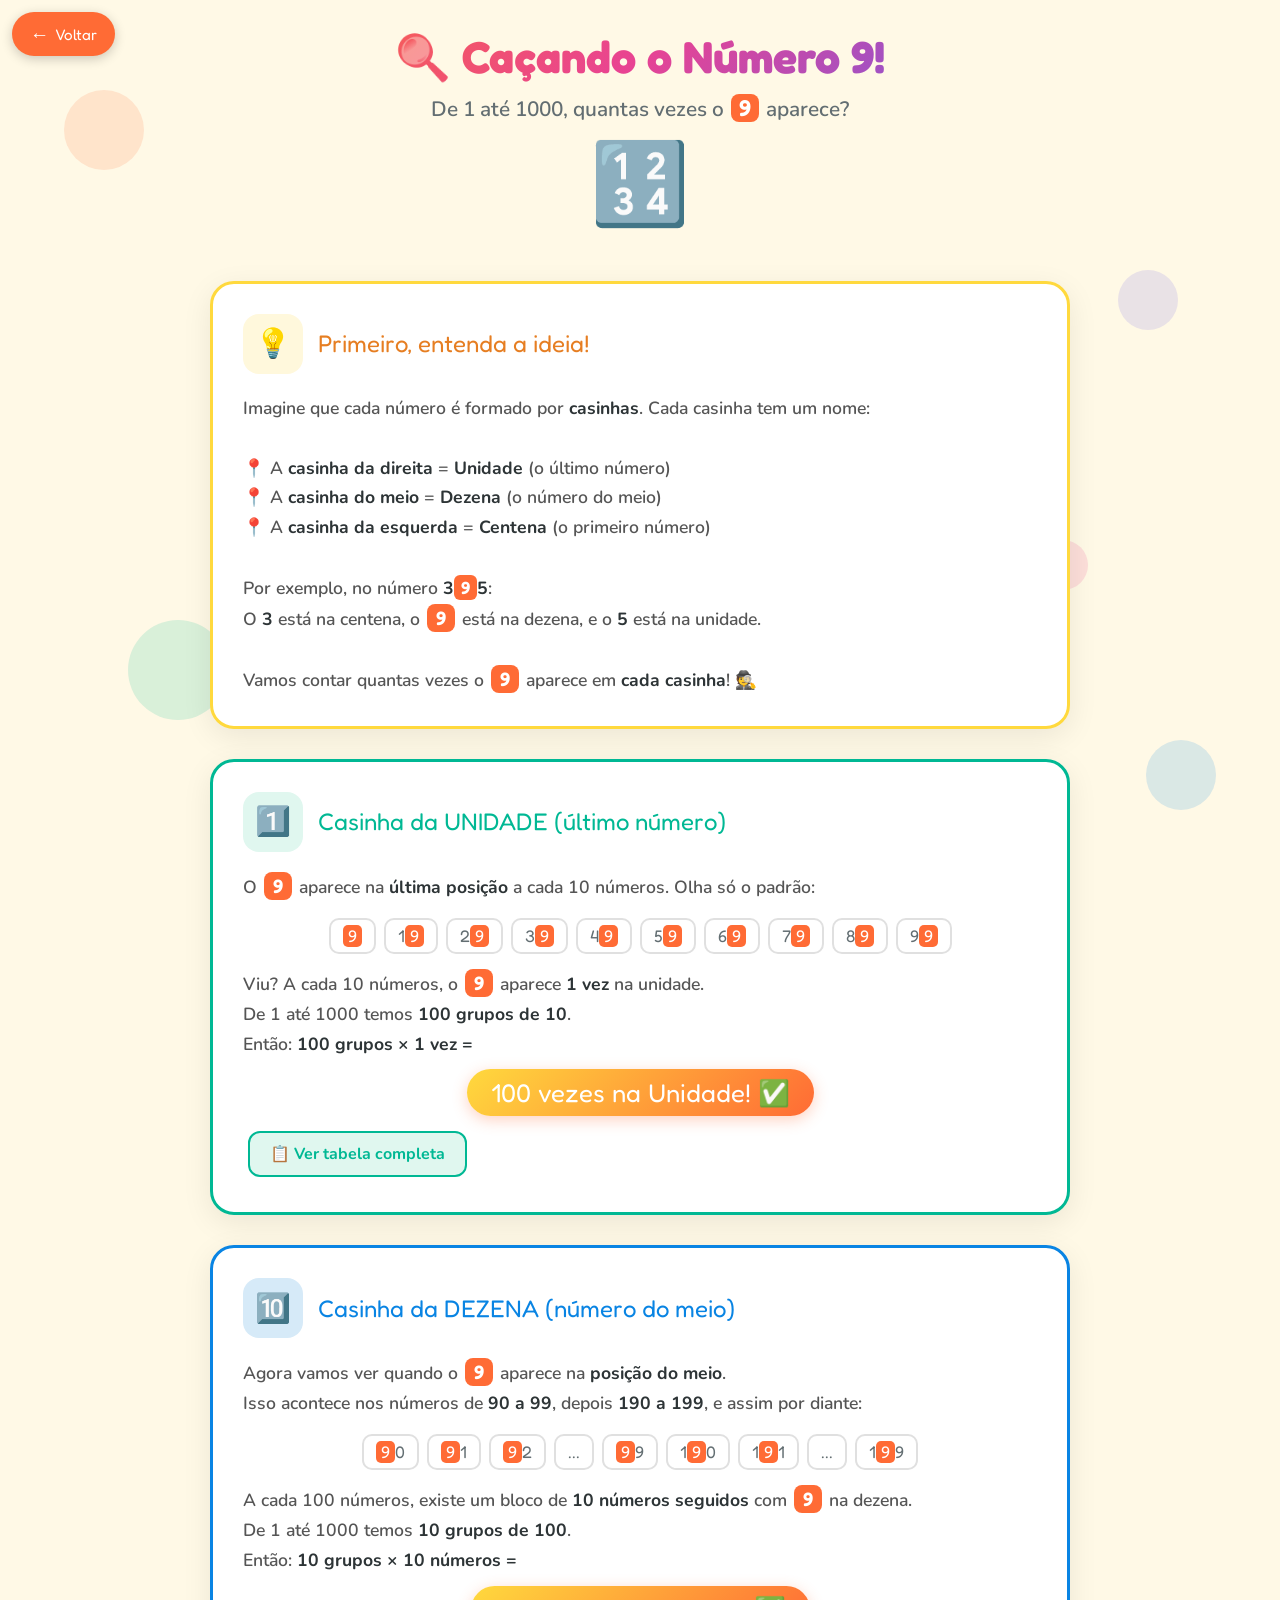
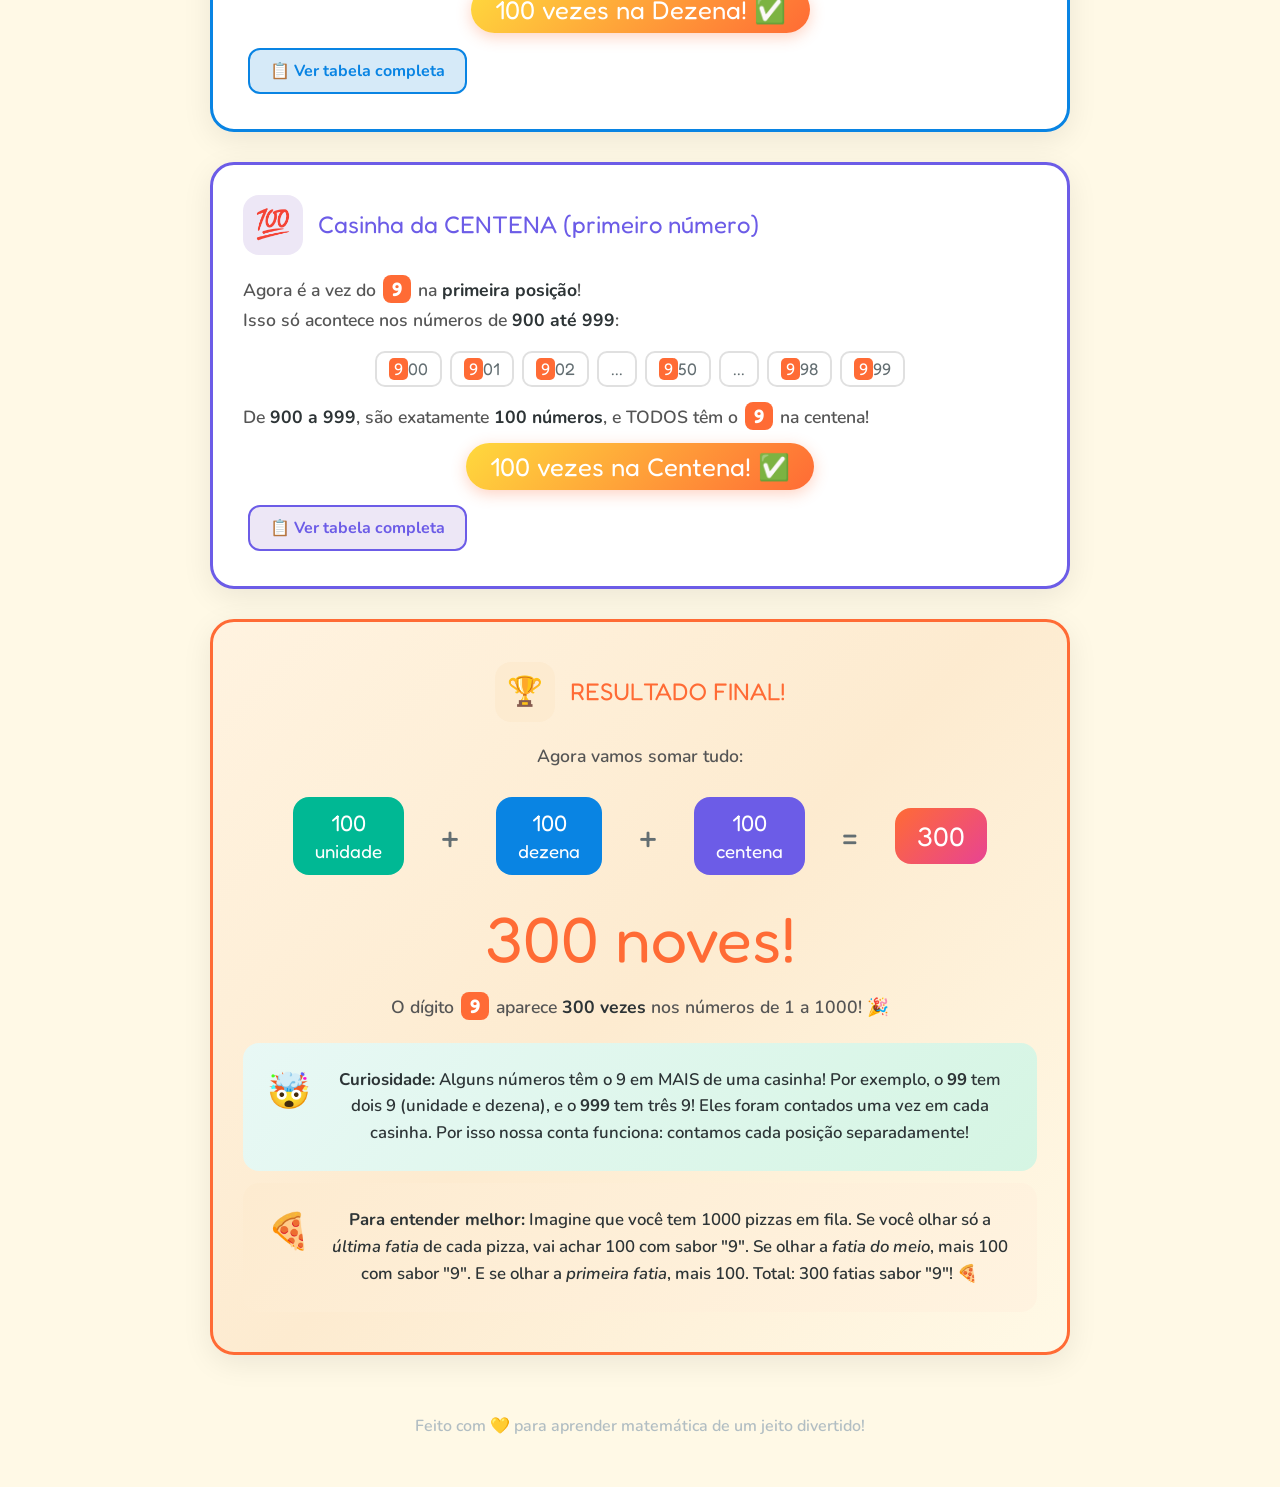
<file: producoes/contando-noves.html>
<!DOCTYPE html>
<html lang="pt-BR">
<head>
    <meta charset="UTF-8">
    <meta name="viewport" content="width=device-width, initial-scale=1.0">
    <title>🔢 Caçando o Número 9!</title>
    <link href="https://fonts.googleapis.com/css2?family=Fredoka+One&family=Nunito:wght@400;600;700;800&display=swap" rel="stylesheet">
    <style>
        :root {
            --amarelo: #FFD93D;
            --laranja: #FF6B35;
            --roxo: #6C5CE7;
            --verde: #00B894;
            --azul: #0984E3;
            --rosa: #E84393;
            --bg: #FFF9E6;
        }

        * {
            margin: 0;
            padding: 0;
            box-sizing: border-box;
        }

        body {
            font-family: 'Nunito', sans-serif;
            background: var(--bg);
            color: #2D3436;
            min-height: 100vh;
            overflow-x: hidden;
        }

        /* Bolinhas decorativas flutuando */
        .floating-dots {
            position: fixed;
            top: 0;
            left: 0;
            width: 100%;
            height: 100%;
            pointer-events: none;
            z-index: 0;
            overflow: hidden;
        }

        .dot {
            position: absolute;
            border-radius: 50%;
            opacity: 0.15;
            animation: float 8s ease-in-out infinite;
        }

        .dot:nth-child(1) { width: 80px; height: 80px; background: var(--laranja); top: 10%; left: 5%; animation-delay: 0s; }
        .dot:nth-child(2) { width: 60px; height: 60px; background: var(--roxo); top: 30%; right: 8%; animation-delay: 1.5s; }
        .dot:nth-child(3) { width: 100px; height: 100px; background: var(--verde); bottom: 20%; left: 10%; animation-delay: 3s; }
        .dot:nth-child(4) { width: 50px; height: 50px; background: var(--rosa); top: 60%; right: 15%; animation-delay: 4.5s; }
        .dot:nth-child(5) { width: 70px; height: 70px; background: var(--azul); bottom: 10%; right: 5%; animation-delay: 2s; }

        @keyframes float {
            0%, 100% { transform: translateY(0) rotate(0deg); }
            50% { transform: translateY(-30px) rotate(10deg); }
        }

        .container {
            max-width: 900px;
            margin: 0 auto;
            padding: 30px 20px;
            position: relative;
            z-index: 1;
        }

        /* Cabeçalho */
        .header {
            text-align: center;
            margin-bottom: 40px;
            animation: slideDown 0.8s ease-out;
        }

        @keyframes slideDown {
            from { opacity: 0; transform: translateY(-40px); }
            to { opacity: 1; transform: translateY(0); }
        }

        .header h1 {
            font-family: 'Fredoka One', cursive;
            font-size: 2.8em;
            background: linear-gradient(135deg, var(--laranja), var(--rosa), var(--roxo));
            -webkit-background-clip: text;
            -webkit-text-fill-color: transparent;
            background-clip: text;
            margin-bottom: 10px;
            line-height: 1.2;
        }

        .header .subtitle {
            font-size: 1.3em;
            color: #636E72;
            font-weight: 600;
        }

        .big-nine {
            font-family: 'Fredoka One', cursive;
            font-size: 5em;
            display: inline-block;
            animation: bounce 2s ease-in-out infinite;
            margin: 10px 0;
        }

        @keyframes bounce {
            0%, 100% { transform: scale(1) rotate(0deg); }
            25% { transform: scale(1.1) rotate(-5deg); }
            50% { transform: scale(1) rotate(0deg); }
            75% { transform: scale(1.1) rotate(5deg); }
        }

        /* Cards de explicação */
        .explain-card {
            background: white;
            border-radius: 24px;
            padding: 30px;
            margin-bottom: 30px;
            box-shadow: 0 8px 30px rgba(0,0,0,0.08);
            border: 3px solid transparent;
            animation: fadeUp 0.6s ease-out both;
        }

        .explain-card:nth-child(2) { animation-delay: 0.1s; }
        .explain-card:nth-child(3) { animation-delay: 0.2s; }
        .explain-card:nth-child(4) { animation-delay: 0.3s; }
        .explain-card:nth-child(5) { animation-delay: 0.4s; }

        @keyframes fadeUp {
            from { opacity: 0; transform: translateY(30px); }
            to { opacity: 1; transform: translateY(0); }
        }

        .card-unidade { border-color: var(--verde); }
        .card-dezena { border-color: var(--azul); }
        .card-centena { border-color: var(--roxo); }
        .card-total { border-color: var(--laranja); }
        .card-intro { border-color: var(--amarelo); }

        .card-header {
            display: flex;
            align-items: center;
            gap: 15px;
            margin-bottom: 20px;
        }

        .card-icon {
            width: 60px;
            height: 60px;
            border-radius: 16px;
            display: flex;
            align-items: center;
            justify-content: center;
            font-size: 1.8em;
            flex-shrink: 0;
        }

        .card-unidade .card-icon { background: #E0F7EF; }
        .card-dezena .card-icon { background: #D6EAF8; }
        .card-centena .card-icon { background: #EDE7F6; }
        .card-total .card-icon { background: #FDEBD0; }
        .card-intro .card-icon { background: #FFF8DC; }

        .card-title {
            font-family: 'Fredoka One', cursive;
            font-size: 1.5em;
        }

        .card-unidade .card-title { color: var(--verde); }
        .card-dezena .card-title { color: var(--azul); }
        .card-centena .card-title { color: var(--roxo); }
        .card-total .card-title { color: var(--laranja); }
        .card-intro .card-title { color: #E67E22; }

        .card-text {
            font-size: 1.1em;
            line-height: 1.7;
            color: #555;
            font-weight: 600;
        }

        .card-text strong {
            color: #2D3436;
        }

        /* Destaque do 9 dentro do texto */
        .nine {
            display: inline-block;
            background: var(--laranja);
            color: white;
            font-family: 'Fredoka One', cursive;
            font-size: 1.1em;
            width: 28px;
            height: 28px;
            line-height: 28px;
            text-align: center;
            border-radius: 8px;
            margin: 0 2px;
        }

        /* Tabelas */
        .table-wrapper {
            overflow-x: auto;
            margin: 20px 0;
            border-radius: 16px;
        }

        table {
            width: 100%;
            border-collapse: separate;
            border-spacing: 0;
            border-radius: 16px;
            overflow: hidden;
            font-size: 0.95em;
        }

        table thead th {
            padding: 14px 12px;
            font-family: 'Fredoka One', cursive;
            font-size: 1em;
            letter-spacing: 0.5px;
            text-align: center;
        }

        .card-unidade thead th { background: var(--verde); color: white; }
        .card-dezena thead th { background: var(--azul); color: white; }
        .card-centena thead th { background: var(--roxo); color: white; }

        table tbody td {
            padding: 10px 12px;
            text-align: center;
            font-weight: 700;
            border-bottom: 1px solid #f0f0f0;
        }

        table tbody tr:nth-child(even) { background: #FAFAFA; }
        table tbody tr:nth-child(odd) { background: white; }
        table tbody tr:hover { background: #FFF3E0; }

        .highlight-nine {
            background: var(--laranja);
            color: white;
            padding: 2px 7px;
            border-radius: 6px;
            font-family: 'Fredoka One', cursive;
        }

        .count-badge {
            display: inline-block;
            background: linear-gradient(135deg, var(--amarelo), var(--laranja));
            color: white;
            font-family: 'Fredoka One', cursive;
            font-size: 1.6em;
            padding: 8px 24px;
            border-radius: 50px;
            margin: 10px 0;
            box-shadow: 0 4px 15px rgba(255, 107, 53, 0.3);
        }

        /* Card do resultado final */
        .resultado-final {
            text-align: center;
            padding: 40px 30px;
            background: linear-gradient(135deg, #FFF3E0, #FDEBD0, #FFF9E6);
        }

        .resultado-final .big-number {
            font-family: 'Fredoka One', cursive;
            font-size: 4em;
            color: var(--laranja);
            display: block;
            margin: 15px 0;
            animation: pulse 2s ease-in-out infinite;
        }

        @keyframes pulse {
            0%, 100% { transform: scale(1); }
            50% { transform: scale(1.05); }
        }

        .soma-visual {
            display: flex;
            align-items: center;
            justify-content: center;
            gap: 15px;
            flex-wrap: wrap;
            margin: 25px 0;
            font-family: 'Fredoka One', cursive;
            font-size: 1.4em;
        }

        .soma-item {
            padding: 12px 22px;
            border-radius: 16px;
            color: white;
        }

        .soma-item.un { background: var(--verde); }
        .soma-item.dez { background: var(--azul); }
        .soma-item.cent { background: var(--roxo); }
        .soma-item.sinal { color: #636E72; font-size: 1.5em; }
        .soma-item.resultado { background: linear-gradient(135deg, var(--laranja), var(--rosa)); font-size: 1.2em; }

        /* Analogia divertida */
        .fun-fact {
            background: linear-gradient(135deg, #E8F8F5, #D5F5E3);
            border-radius: 16px;
            padding: 24px;
            margin-top: 20px;
            display: flex;
            align-items: flex-start;
            gap: 15px;
        }

        .fun-fact-icon {
            font-size: 2.2em;
            flex-shrink: 0;
        }

        .fun-fact-text {
            font-size: 1.05em;
            line-height: 1.6;
            color: #2D3436;
            font-weight: 600;
        }

        /* Números exemplo com destaque */
        .example-numbers {
            display: flex;
            flex-wrap: wrap;
            gap: 8px;
            margin: 15px 0;
            justify-content: center;
        }

        .num-box {
            background: white;
            border: 2px solid #E0E0E0;
            border-radius: 10px;
            padding: 6px 12px;
            font-family: 'Fredoka One', cursive;
            font-size: 1.05em;
            color: #636E72;
        }

        .num-box .hl {
            color: white;
            background: var(--laranja);
            padding: 1px 5px;
            border-radius: 5px;
        }

        /* Resumo compacto das tabelas */
        .compact-grid {
            display: grid;
            grid-template-columns: repeat(auto-fill, minmax(80px, 1fr));
            gap: 6px;
            margin: 15px 0;
        }

        .compact-cell {
            background: white;
            border-radius: 8px;
            padding: 6px;
            text-align: center;
            font-weight: 700;
            font-size: 0.9em;
            border: 1px solid #eee;
        }

        .compact-cell .hl {
            color: white;
            background: var(--laranja);
            padding: 0 4px;
            border-radius: 4px;
            font-family: 'Fredoka One', cursive;
        }

        /* Botão interativo */
        .toggle-btn {
            display: inline-block;
            background: white;
            border: 2px solid #ddd;
            border-radius: 12px;
            padding: 10px 20px;
            font-family: 'Nunito', sans-serif;
            font-weight: 700;
            font-size: 1em;
            cursor: pointer;
            margin: 5px;
            transition: all 0.3s ease;
        }

        .toggle-btn:hover {
            transform: translateY(-2px);
            box-shadow: 0 4px 15px rgba(0,0,0,0.1);
        }

        .toggle-btn.active-verde { border-color: var(--verde); background: #E0F7EF; color: var(--verde); }
        .toggle-btn.active-azul { border-color: var(--azul); background: #D6EAF8; color: var(--azul); }
        .toggle-btn.active-roxo { border-color: var(--roxo); background: #EDE7F6; color: var(--roxo); }

        .hidden-table { display: none; }
        .visible-table { display: block; }

        /* Rodapé */
        .footer {
            text-align: center;
            margin-top: 40px;
            padding: 20px;
            color: #B2BEC3;
            font-weight: 600;
        }

        @media (max-width: 600px) {
            .header h1 { font-size: 2em; }
            .big-nine { font-size: 3.5em; }
            .soma-visual { font-size: 1em; gap: 8px; }
            .soma-item { padding: 8px 14px; }
            .resultado-final .big-number { font-size: 3em; }
        }
        /* Botão Voltar — Colinha na Web */
        .btn-voltar {
            position: fixed;
            top: 12px;
            left: 12px;
            z-index: 9999;
            display: flex;
            align-items: center;
            gap: 6px;
            background: var(--laranja);
            color: white;
            font-family: 'Fredoka One', cursive;
            font-size: 0.95rem;
            text-decoration: none;
            padding: 10px 18px;
            border-radius: 50px;
            box-shadow: 0 3px 12px rgba(0,0,0,0.2);
            transition: transform 0.2s, box-shadow 0.2s;
            min-height: 44px;
            min-width: 44px;
        }
        .btn-voltar:hover { transform: scale(1.05); box-shadow: 0 4px 16px rgba(0,0,0,0.3); }
        .btn-voltar:active { transform: scale(0.97); }
        .btn-voltar-seta { font-size: 1.2rem; }
        @media (max-width: 480px) {
            .btn-voltar { font-size: 0.85rem; padding: 8px 14px; }
        }
    </style>
</head>
<body>

<!-- Botão Voltar -->
<a href="../index.html" class="btn-voltar">
    <span class="btn-voltar-seta">&#8592;</span>
    <span>Voltar</span>
</a>

<div class="floating-dots">
    <div class="dot"></div>
    <div class="dot"></div>
    <div class="dot"></div>
    <div class="dot"></div>
    <div class="dot"></div>
</div>

<div class="container">

    <!-- CABEÇALHO -->
    <div class="header">
        <h1>🔍 Caçando o Número 9!</h1>
        <p class="subtitle">De 1 até 1000, quantas vezes o <span class="nine">9</span> aparece?</p>
        <div class="big-nine">🔢</div>
    </div>

    <!-- INTRODUÇÃO -->
    <div class="explain-card card-intro">
        <div class="card-header">
            <div class="card-icon">💡</div>
            <div class="card-title">Primeiro, entenda a ideia!</div>
        </div>
        <div class="card-text">
            <p>Imagine que cada número é formado por <strong>casinhas</strong>. Cada casinha tem um nome:</p>
            <br>
            <p>📍 A <strong>casinha da direita</strong> = <strong>Unidade</strong> (o último número)</p>
            <p>📍 A <strong>casinha do meio</strong> = <strong>Dezena</strong> (o número do meio)</p>
            <p>📍 A <strong>casinha da esquerda</strong> = <strong>Centena</strong> (o primeiro número)</p>
            <br>
            <p>Por exemplo, no número <strong>3</strong><span class="highlight-nine">9</span><strong>5</strong>:</p>
            <p>O <strong>3</strong> está na centena, o <span class="nine">9</span> está na dezena, e o <strong>5</strong> está na unidade.</p>
            <br>
            <p>Vamos contar quantas vezes o <span class="nine">9</span> aparece em <strong>cada casinha</strong>! 🕵️</p>
        </div>
    </div>

    <!-- UNIDADE -->
    <div class="explain-card card-unidade">
        <div class="card-header">
            <div class="card-icon">1️⃣</div>
            <div class="card-title">Casinha da UNIDADE (último número)</div>
        </div>
        <div class="card-text">
            <p>O <span class="nine">9</span> aparece na <strong>última posição</strong> a cada 10 números. Olha só o padrão:</p>
        </div>

        <div class="example-numbers">
            <div class="num-box"><span class="hl">9</span></div>
            <div class="num-box">1<span class="hl">9</span></div>
            <div class="num-box">2<span class="hl">9</span></div>
            <div class="num-box">3<span class="hl">9</span></div>
            <div class="num-box">4<span class="hl">9</span></div>
            <div class="num-box">5<span class="hl">9</span></div>
            <div class="num-box">6<span class="hl">9</span></div>
            <div class="num-box">7<span class="hl">9</span></div>
            <div class="num-box">8<span class="hl">9</span></div>
            <div class="num-box">9<span class="hl">9</span></div>
        </div>

        <div class="card-text">
            <p>Viu? A cada 10 números, o <span class="nine">9</span> aparece <strong>1 vez</strong> na unidade.</p>
            <p>De 1 até 1000 temos <strong>100 grupos de 10</strong>.</p>
            <p>Então: <strong>100 grupos × 1 vez = </strong></p>
        </div>
        <div style="text-align:center;">
            <span class="count-badge">100 vezes na Unidade! ✅</span>
        </div>

        <button class="toggle-btn active-verde" onclick="toggleTable('table-unidade', this)">📋 Ver tabela completa</button>
        <div id="table-unidade" class="hidden-table">
            <div class="table-wrapper">
                <table>
                    <thead>
                        <tr>
                            <th>Grupo</th>
                            <th>Faixa</th>
                            <th>Número com 9 na unidade</th>
                        </tr>
                    </thead>
                    <tbody id="tbody-unidade"></tbody>
                </table>
            </div>
        </div>
    </div>

    <!-- DEZENA -->
    <div class="explain-card card-dezena">
        <div class="card-header">
            <div class="card-icon">🔟</div>
            <div class="card-title">Casinha da DEZENA (número do meio)</div>
        </div>
        <div class="card-text">
            <p>Agora vamos ver quando o <span class="nine">9</span> aparece na <strong>posição do meio</strong>.</p>
            <p>Isso acontece nos números de <strong>90 a 99</strong>, depois <strong>190 a 199</strong>, e assim por diante:</p>
        </div>

        <div class="example-numbers">
            <div class="num-box"><span class="hl">9</span>0</div>
            <div class="num-box"><span class="hl">9</span>1</div>
            <div class="num-box"><span class="hl">9</span>2</div>
            <div class="num-box">...</div>
            <div class="num-box"><span class="hl">9</span>9</div>
            <div class="num-box">1<span class="hl">9</span>0</div>
            <div class="num-box">1<span class="hl">9</span>1</div>
            <div class="num-box">...</div>
            <div class="num-box">1<span class="hl">9</span>9</div>
        </div>

        <div class="card-text">
            <p>A cada 100 números, existe um bloco de <strong>10 números seguidos</strong> com <span class="nine">9</span> na dezena.</p>
            <p>De 1 até 1000 temos <strong>10 grupos de 100</strong>.</p>
            <p>Então: <strong>10 grupos × 10 números = </strong></p>
        </div>
        <div style="text-align:center;">
            <span class="count-badge">100 vezes na Dezena! ✅</span>
        </div>

        <button class="toggle-btn active-azul" onclick="toggleTable('table-dezena', this)">📋 Ver tabela completa</button>
        <div id="table-dezena" class="hidden-table">
            <div class="table-wrapper">
                <table>
                    <thead>
                        <tr>
                            <th>Grupo</th>
                            <th>Faixa com 9 na dezena</th>
                            <th>Quantidade</th>
                        </tr>
                    </thead>
                    <tbody>
                        <tr><td>1</td><td><span class="highlight-nine">9</span>0 a <span class="highlight-nine">9</span>9</td><td>10 números</td></tr>
                        <tr><td>2</td><td>1<span class="highlight-nine">9</span>0 a 1<span class="highlight-nine">9</span>9</td><td>10 números</td></tr>
                        <tr><td>3</td><td>2<span class="highlight-nine">9</span>0 a 2<span class="highlight-nine">9</span>9</td><td>10 números</td></tr>
                        <tr><td>4</td><td>3<span class="highlight-nine">9</span>0 a 3<span class="highlight-nine">9</span>9</td><td>10 números</td></tr>
                        <tr><td>5</td><td>4<span class="highlight-nine">9</span>0 a 4<span class="highlight-nine">9</span>9</td><td>10 números</td></tr>
                        <tr><td>6</td><td>5<span class="highlight-nine">9</span>0 a 5<span class="highlight-nine">9</span>9</td><td>10 números</td></tr>
                        <tr><td>7</td><td>6<span class="highlight-nine">9</span>0 a 6<span class="highlight-nine">9</span>9</td><td>10 números</td></tr>
                        <tr><td>8</td><td>7<span class="highlight-nine">9</span>0 a 7<span class="highlight-nine">9</span>9</td><td>10 números</td></tr>
                        <tr><td>9</td><td>8<span class="highlight-nine">9</span>0 a 8<span class="highlight-nine">9</span>9</td><td>10 números</td></tr>
                        <tr><td>10</td><td>9<span class="highlight-nine">9</span>0 a 9<span class="highlight-nine">9</span>9</td><td>10 números</td></tr>
                    </tbody>
                    <tfoot>
                        <tr style="background: #D6EAF8; font-weight: 800;">
                            <td colspan="2">TOTAL</td>
                            <td>100 vezes</td>
                        </tr>
                    </tfoot>
                </table>
            </div>
        </div>
    </div>

    <!-- CENTENA -->
    <div class="explain-card card-centena">
        <div class="card-header">
            <div class="card-icon">💯</div>
            <div class="card-title">Casinha da CENTENA (primeiro número)</div>
        </div>
        <div class="card-text">
            <p>Agora é a vez do <span class="nine">9</span> na <strong>primeira posição</strong>!</p>
            <p>Isso só acontece nos números de <strong>900 até 999</strong>:</p>
        </div>

        <div class="example-numbers">
            <div class="num-box"><span class="hl">9</span>00</div>
            <div class="num-box"><span class="hl">9</span>01</div>
            <div class="num-box"><span class="hl">9</span>02</div>
            <div class="num-box">...</div>
            <div class="num-box"><span class="hl">9</span>50</div>
            <div class="num-box">...</div>
            <div class="num-box"><span class="hl">9</span>98</div>
            <div class="num-box"><span class="hl">9</span>99</div>
        </div>

        <div class="card-text">
            <p>De <strong>900 a 999</strong>, são exatamente <strong>100 números</strong>, e TODOS têm o <span class="nine">9</span> na centena!</p>
        </div>
        <div style="text-align:center;">
            <span class="count-badge">100 vezes na Centena! ✅</span>
        </div>

        <button class="toggle-btn active-roxo" onclick="toggleTable('table-centena', this)">📋 Ver tabela completa</button>
        <div id="table-centena" class="hidden-table">
            <div class="table-wrapper">
                <table>
                    <thead>
                        <tr>
                            <th>Faixa</th>
                            <th>Números com 9 na centena</th>
                            <th>Quantidade</th>
                        </tr>
                    </thead>
                    <tbody>
                        <tr><td><span class="highlight-nine">9</span>00 – <span class="highlight-nine">9</span>09</td><td><span class="highlight-nine">9</span>00, <span class="highlight-nine">9</span>01, <span class="highlight-nine">9</span>02 ... <span class="highlight-nine">9</span>09</td><td>10</td></tr>
                        <tr><td><span class="highlight-nine">9</span>10 – <span class="highlight-nine">9</span>19</td><td><span class="highlight-nine">9</span>10, <span class="highlight-nine">9</span>11, <span class="highlight-nine">9</span>12 ... <span class="highlight-nine">9</span>19</td><td>10</td></tr>
                        <tr><td><span class="highlight-nine">9</span>20 – <span class="highlight-nine">9</span>29</td><td><span class="highlight-nine">9</span>20, <span class="highlight-nine">9</span>21, <span class="highlight-nine">9</span>22 ... <span class="highlight-nine">9</span>29</td><td>10</td></tr>
                        <tr><td><span class="highlight-nine">9</span>30 – <span class="highlight-nine">9</span>39</td><td><span class="highlight-nine">9</span>30, <span class="highlight-nine">9</span>31, <span class="highlight-nine">9</span>32 ... <span class="highlight-nine">9</span>39</td><td>10</td></tr>
                        <tr><td><span class="highlight-nine">9</span>40 – <span class="highlight-nine">9</span>49</td><td><span class="highlight-nine">9</span>40, <span class="highlight-nine">9</span>41, <span class="highlight-nine">9</span>42 ... <span class="highlight-nine">9</span>49</td><td>10</td></tr>
                        <tr><td><span class="highlight-nine">9</span>50 – <span class="highlight-nine">9</span>59</td><td><span class="highlight-nine">9</span>50, <span class="highlight-nine">9</span>51, <span class="highlight-nine">9</span>52 ... <span class="highlight-nine">9</span>59</td><td>10</td></tr>
                        <tr><td><span class="highlight-nine">9</span>60 – <span class="highlight-nine">9</span>69</td><td><span class="highlight-nine">9</span>60, <span class="highlight-nine">9</span>61, <span class="highlight-nine">9</span>62 ... <span class="highlight-nine">9</span>69</td><td>10</td></tr>
                        <tr><td><span class="highlight-nine">9</span>70 – <span class="highlight-nine">9</span>79</td><td><span class="highlight-nine">9</span>70, <span class="highlight-nine">9</span>71, <span class="highlight-nine">9</span>72 ... <span class="highlight-nine">9</span>79</td><td>10</td></tr>
                        <tr><td><span class="highlight-nine">9</span>80 – <span class="highlight-nine">9</span>89</td><td><span class="highlight-nine">9</span>80, <span class="highlight-nine">9</span>81, <span class="highlight-nine">9</span>82 ... <span class="highlight-nine">9</span>89</td><td>10</td></tr>
                        <tr><td><span class="highlight-nine">9</span>90 – <span class="highlight-nine">9</span>99</td><td><span class="highlight-nine">9</span>90, <span class="highlight-nine">9</span>91, <span class="highlight-nine">9</span>92 ... <span class="highlight-nine">9</span>99</td><td>10</td></tr>
                    </tbody>
                    <tfoot>
                        <tr style="background: #EDE7F6; font-weight: 800;">
                            <td colspan="2">TOTAL</td>
                            <td>100 vezes</td>
                        </tr>
                    </tfoot>
                </table>
            </div>
        </div>
    </div>

    <!-- RESULTADO FINAL -->
    <div class="explain-card card-total resultado-final">
        <div class="card-header" style="justify-content: center;">
            <div class="card-icon">🏆</div>
            <div class="card-title">RESULTADO FINAL!</div>
        </div>
        <div class="card-text" style="text-align:center;">
            <p>Agora vamos somar tudo:</p>
        </div>

        <div class="soma-visual">
            <span class="soma-item un">100<br><small>unidade</small></span>
            <span class="soma-item sinal">+</span>
            <span class="soma-item dez">100<br><small>dezena</small></span>
            <span class="soma-item sinal">+</span>
            <span class="soma-item cent">100<br><small>centena</small></span>
            <span class="soma-item sinal">=</span>
            <span class="soma-item resultado">300</span>
        </div>

        <span class="big-number">300 noves!</span>

        <div class="card-text" style="text-align:center;">
            <p>O dígito <span class="nine">9</span> aparece <strong>300 vezes</strong> nos números de 1 a 1000! 🎉</p>
        </div>

        <div class="fun-fact">
            <span class="fun-fact-icon">🤯</span>
            <div class="fun-fact-text">
                <strong>Curiosidade:</strong> Alguns números têm o 9 em MAIS de uma casinha! 
                Por exemplo, o <strong>99</strong> tem dois 9 (unidade e dezena), 
                e o <strong>999</strong> tem três 9! Eles foram contados uma vez em cada casinha. 
                Por isso nossa conta funciona: contamos cada posição separadamente!
            </div>
        </div>

        <div class="fun-fact" style="background: linear-gradient(135deg, #FDEBD0, #FFF3E0); margin-top: 12px;">
            <span class="fun-fact-icon">🍕</span>
            <div class="fun-fact-text">
                <strong>Para entender melhor:</strong> Imagine que você tem 1000 pizzas em fila.
                Se você olhar só a <em>última fatia</em> de cada pizza, vai achar 100 com sabor "9".
                Se olhar a <em>fatia do meio</em>, mais 100 com sabor "9".
                E se olhar a <em>primeira fatia</em>, mais 100. Total: 300 fatias sabor "9"! 🍕
            </div>
        </div>
    </div>

    <div class="footer">
        Feito com 💛 para aprender matemática de um jeito divertido!
    </div>
</div>

<script>
    // Gerar tabela de unidades dinamicamente
    (function() {
        const tbody = document.getElementById('tbody-unidade');
        for (let i = 0; i < 100; i++) {
            const start = i * 10 + 1;
            const end = (i + 1) * 10;
            const nineNum = i * 10 + 9;
            const row = document.createElement('tr');

            // Formatar o número com destaque no 9 da unidade
            const numStr = nineNum.toString();
            let highlighted = '';
            if (numStr.length === 1) {
                highlighted = '<span class="highlight-nine">' + numStr + '</span>';
            } else {
                highlighted = numStr.slice(0, -1) + '<span class="highlight-nine">' + numStr.slice(-1) + '</span>';
            }

            row.innerHTML = '<td>' + (i + 1) + 'º</td><td>' + start + ' a ' + end + '</td><td>' + highlighted + '</td>';
            tbody.appendChild(row);
        }
    })();

    // Toggle das tabelas
    function toggleTable(id, btn) {
        const table = document.getElementById(id);
        if (table.classList.contains('hidden-table')) {
            table.classList.remove('hidden-table');
            table.classList.add('visible-table');
            btn.textContent = '🔼 Esconder tabela';
        } else {
            table.classList.remove('visible-table');
            table.classList.add('hidden-table');
            btn.textContent = '📋 Ver tabela completa';
        }
    }
</script>

</body>
</html>
</file>
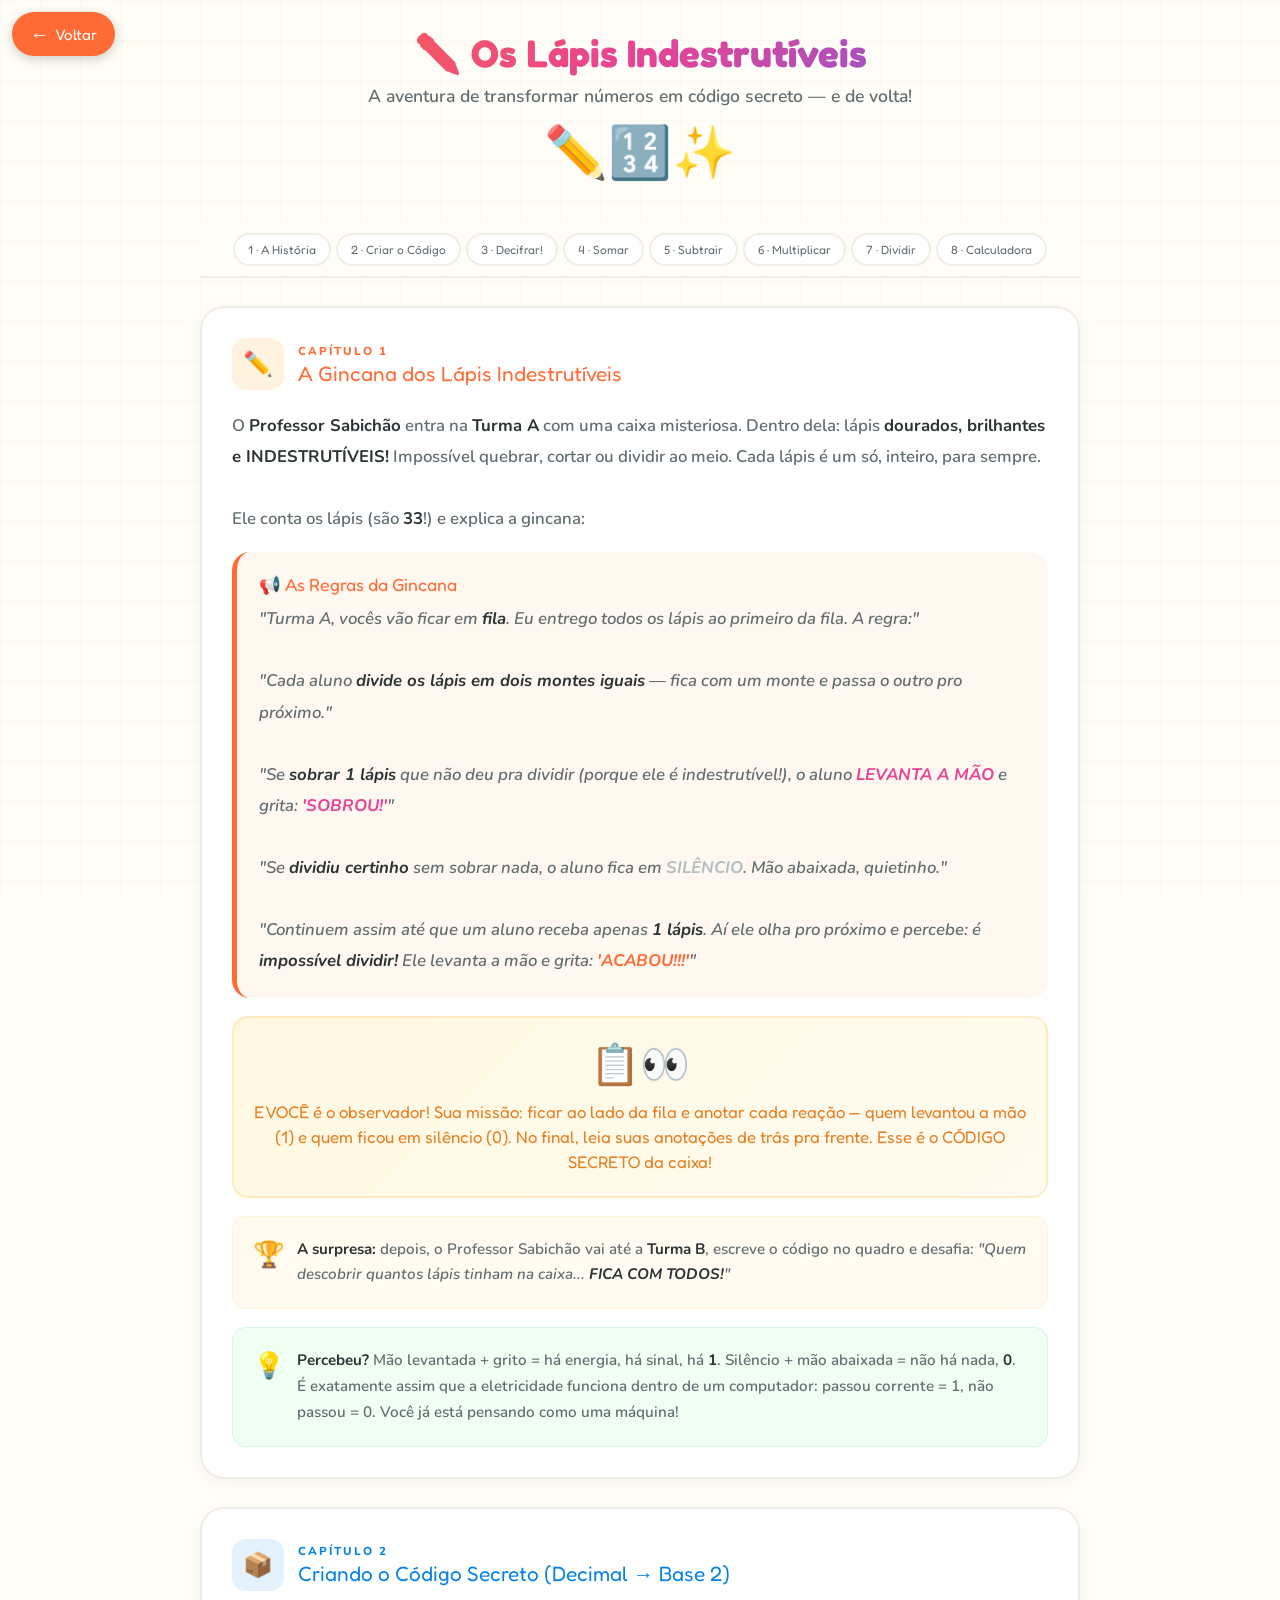
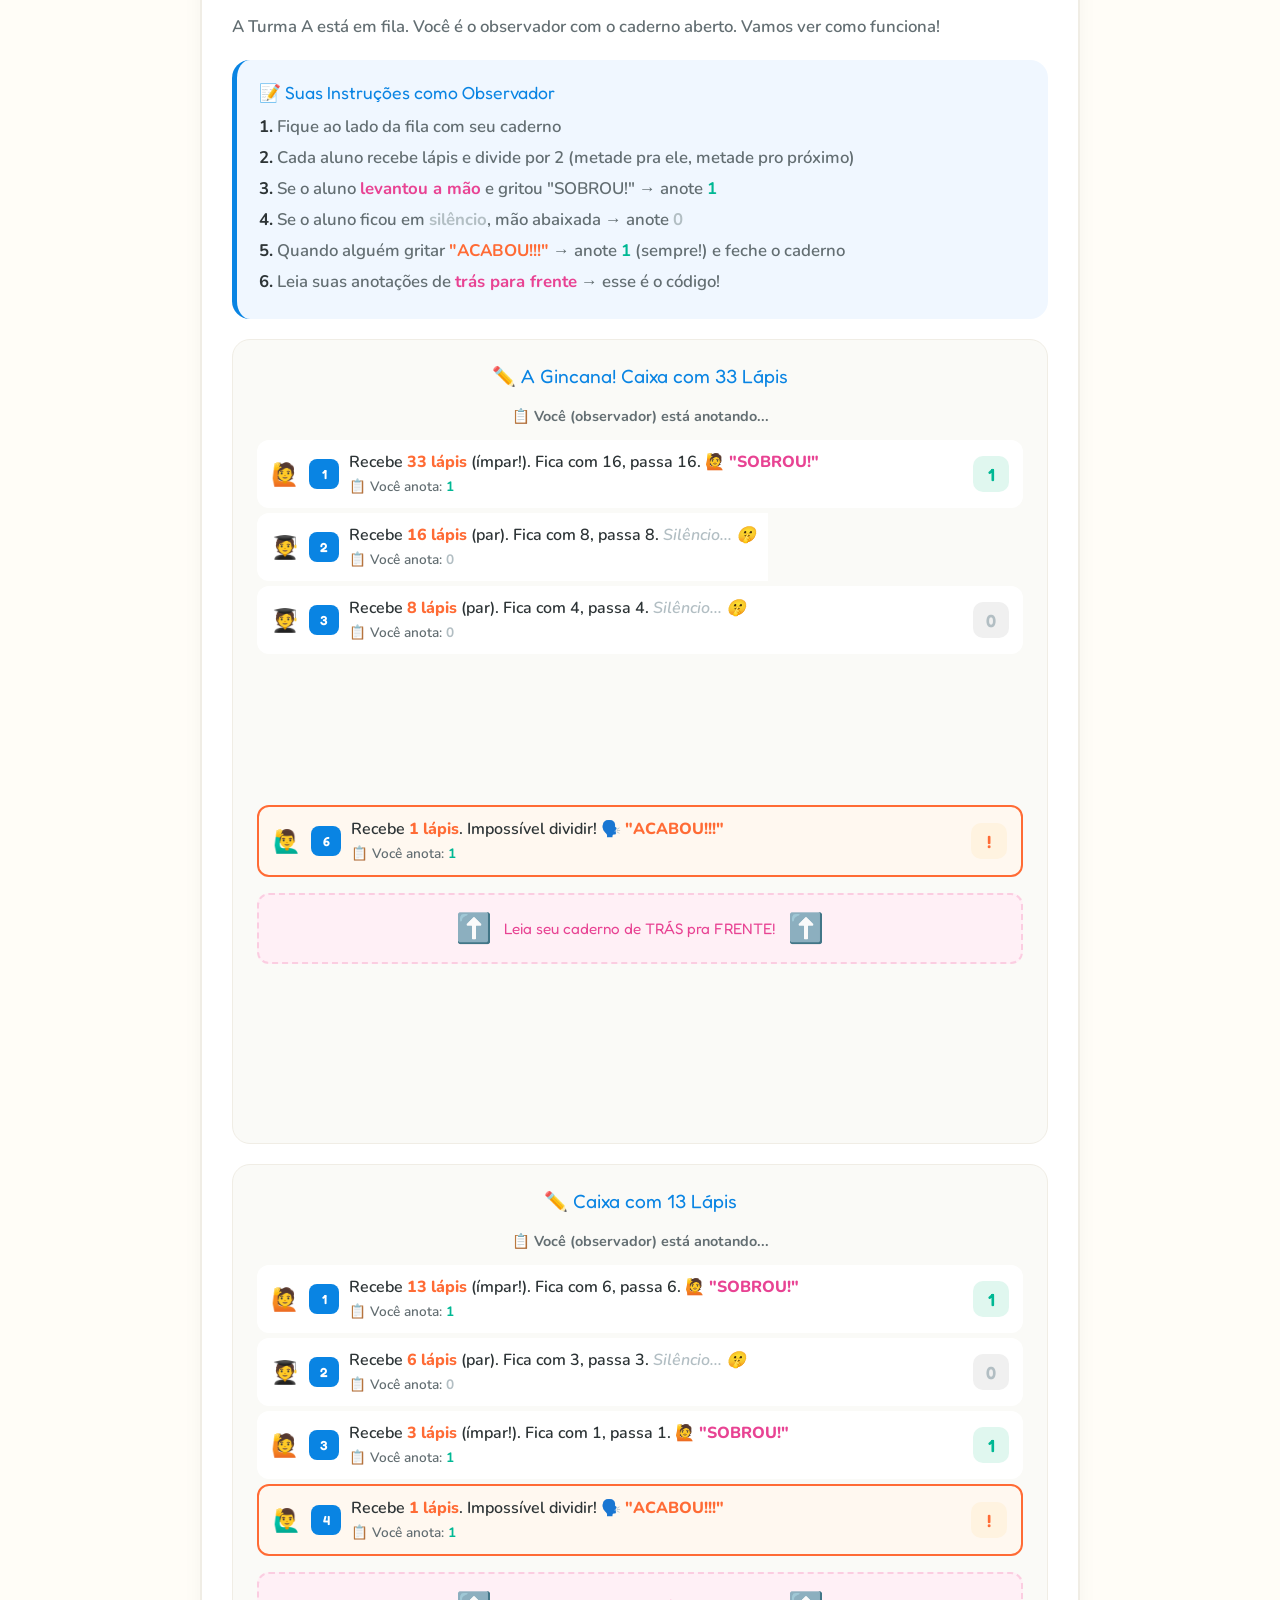
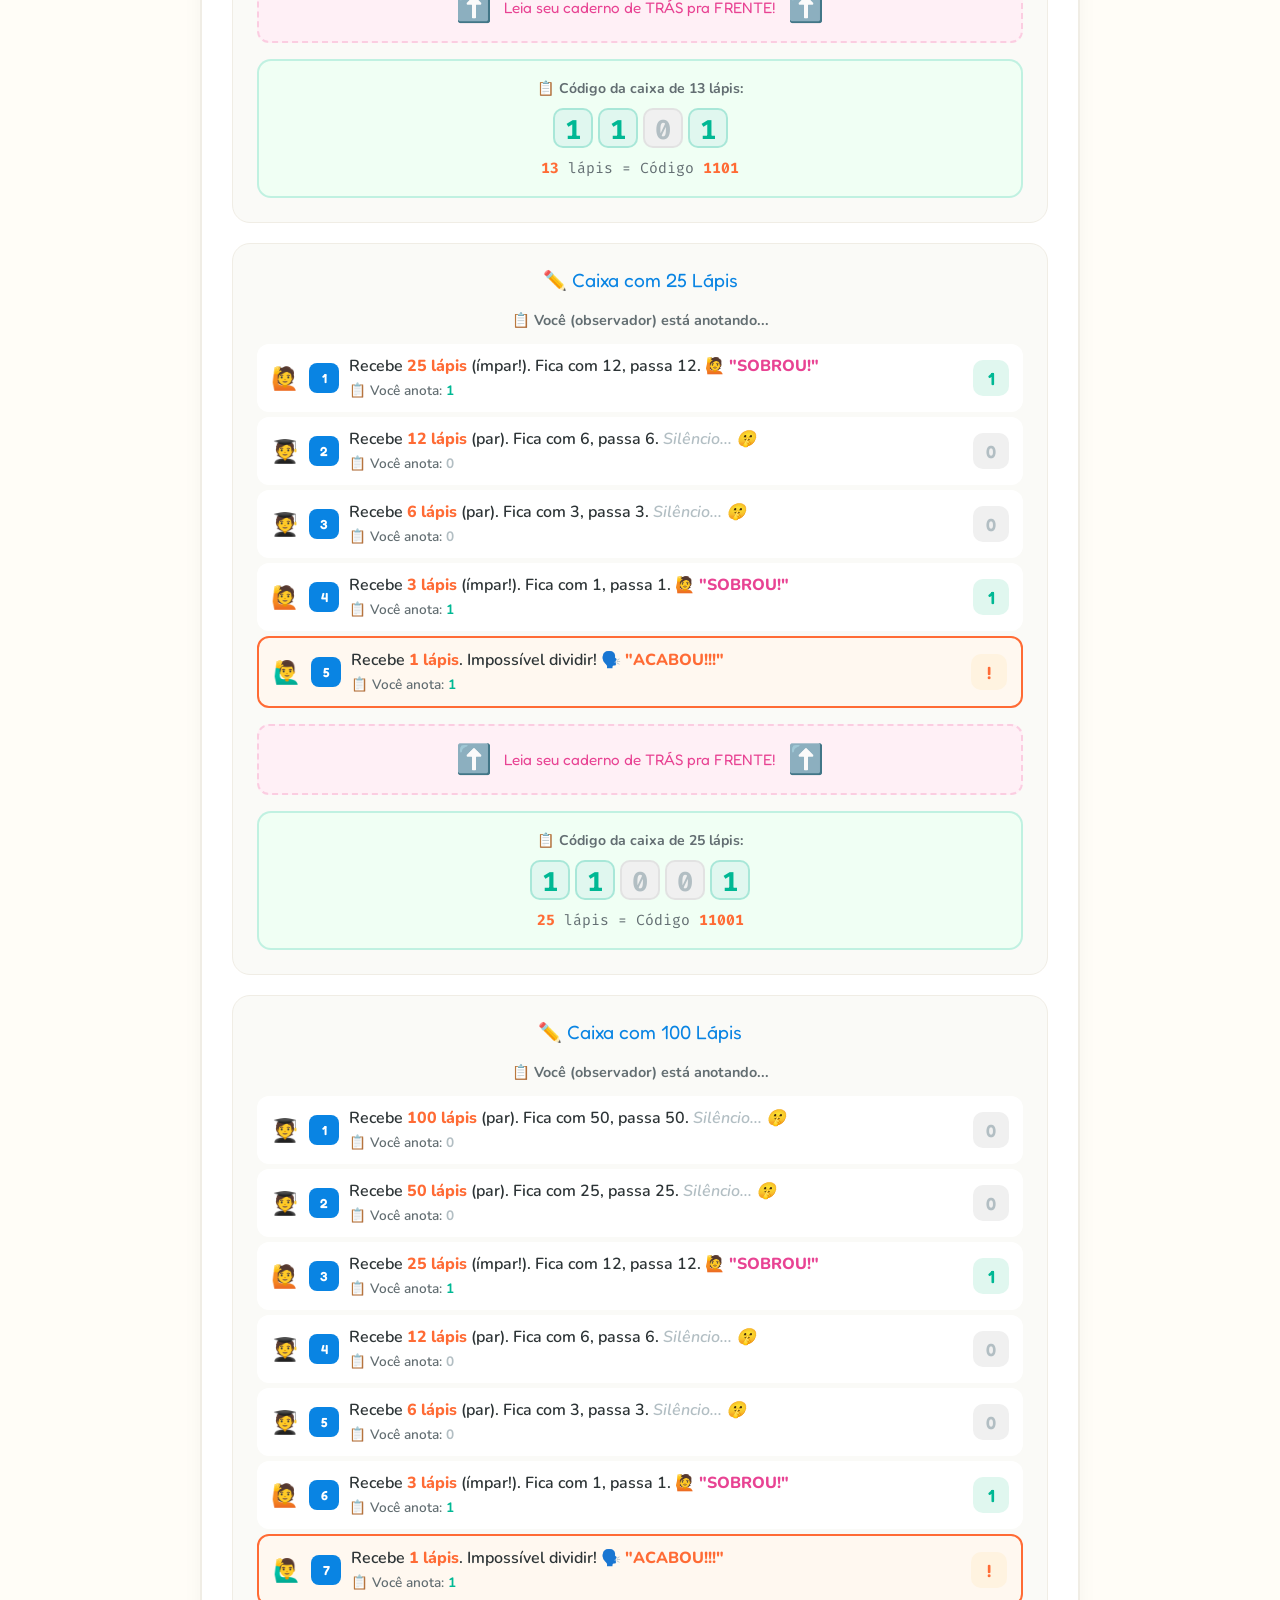
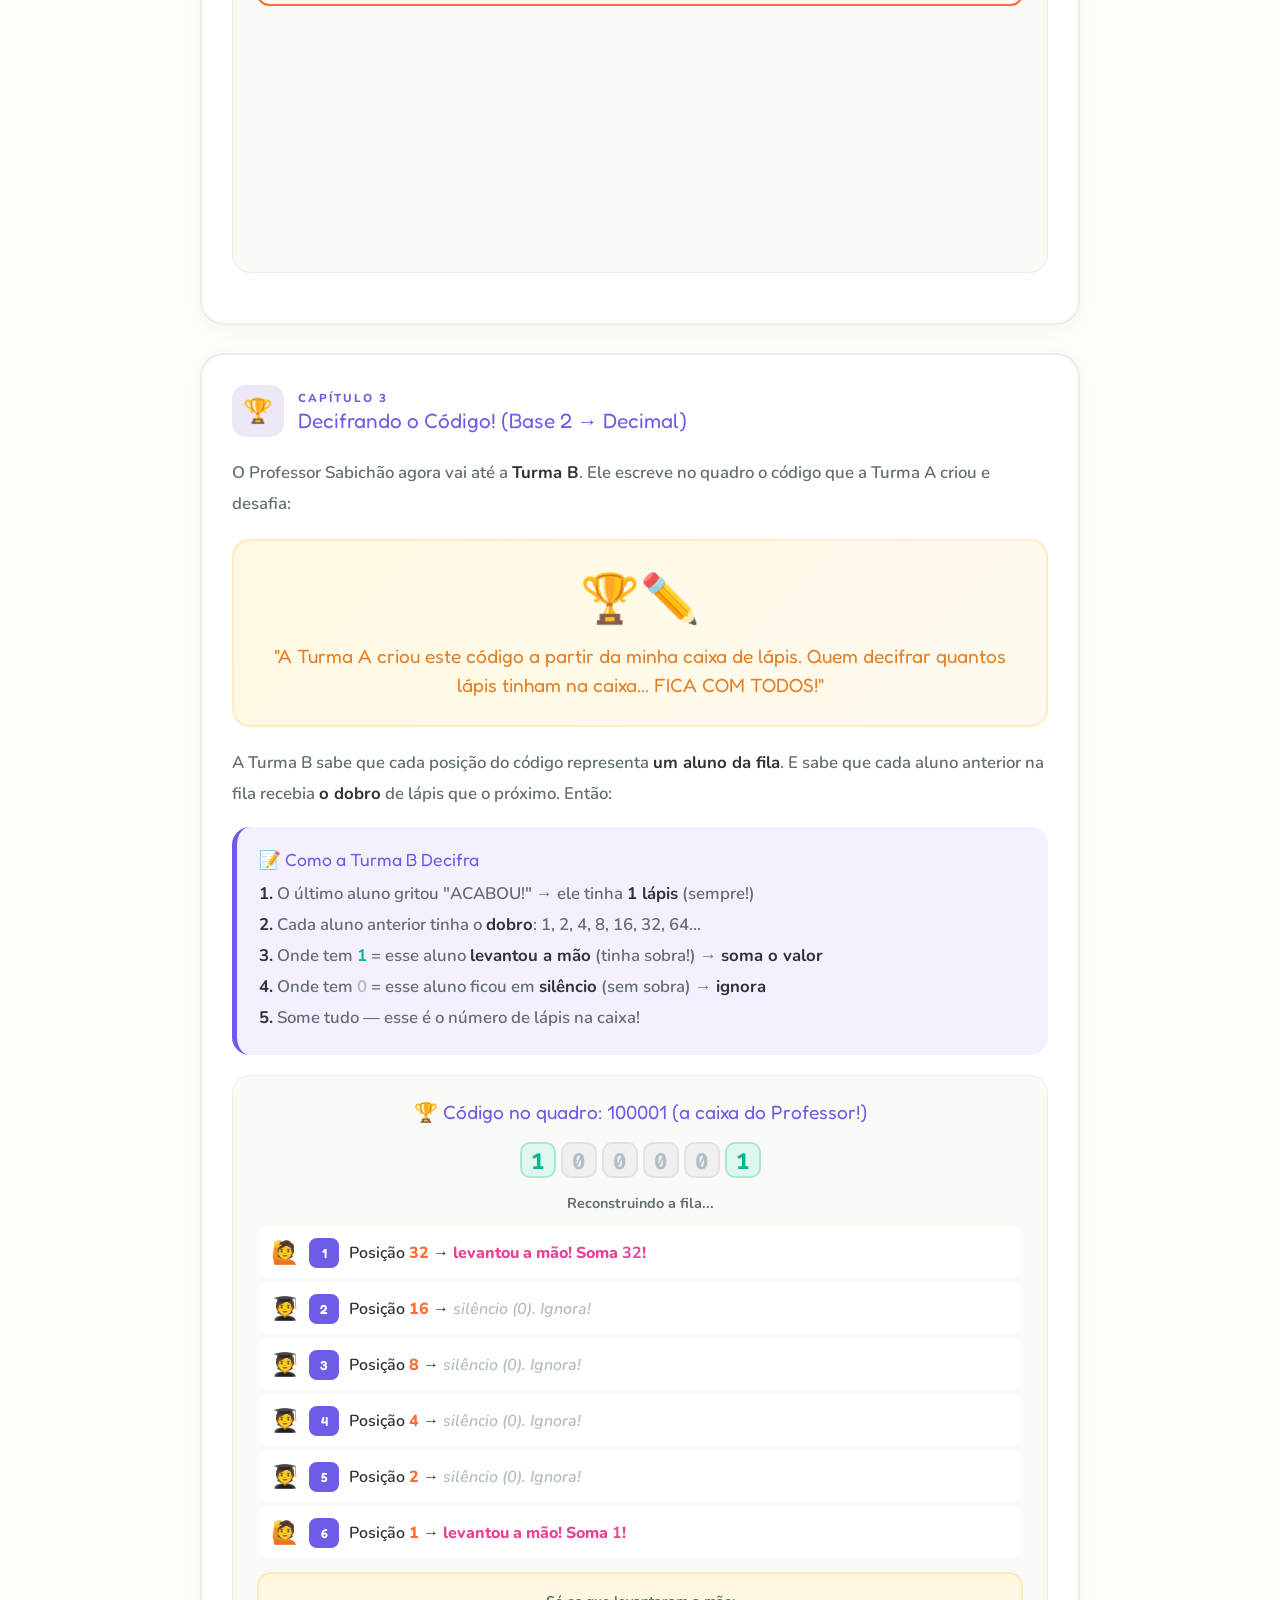
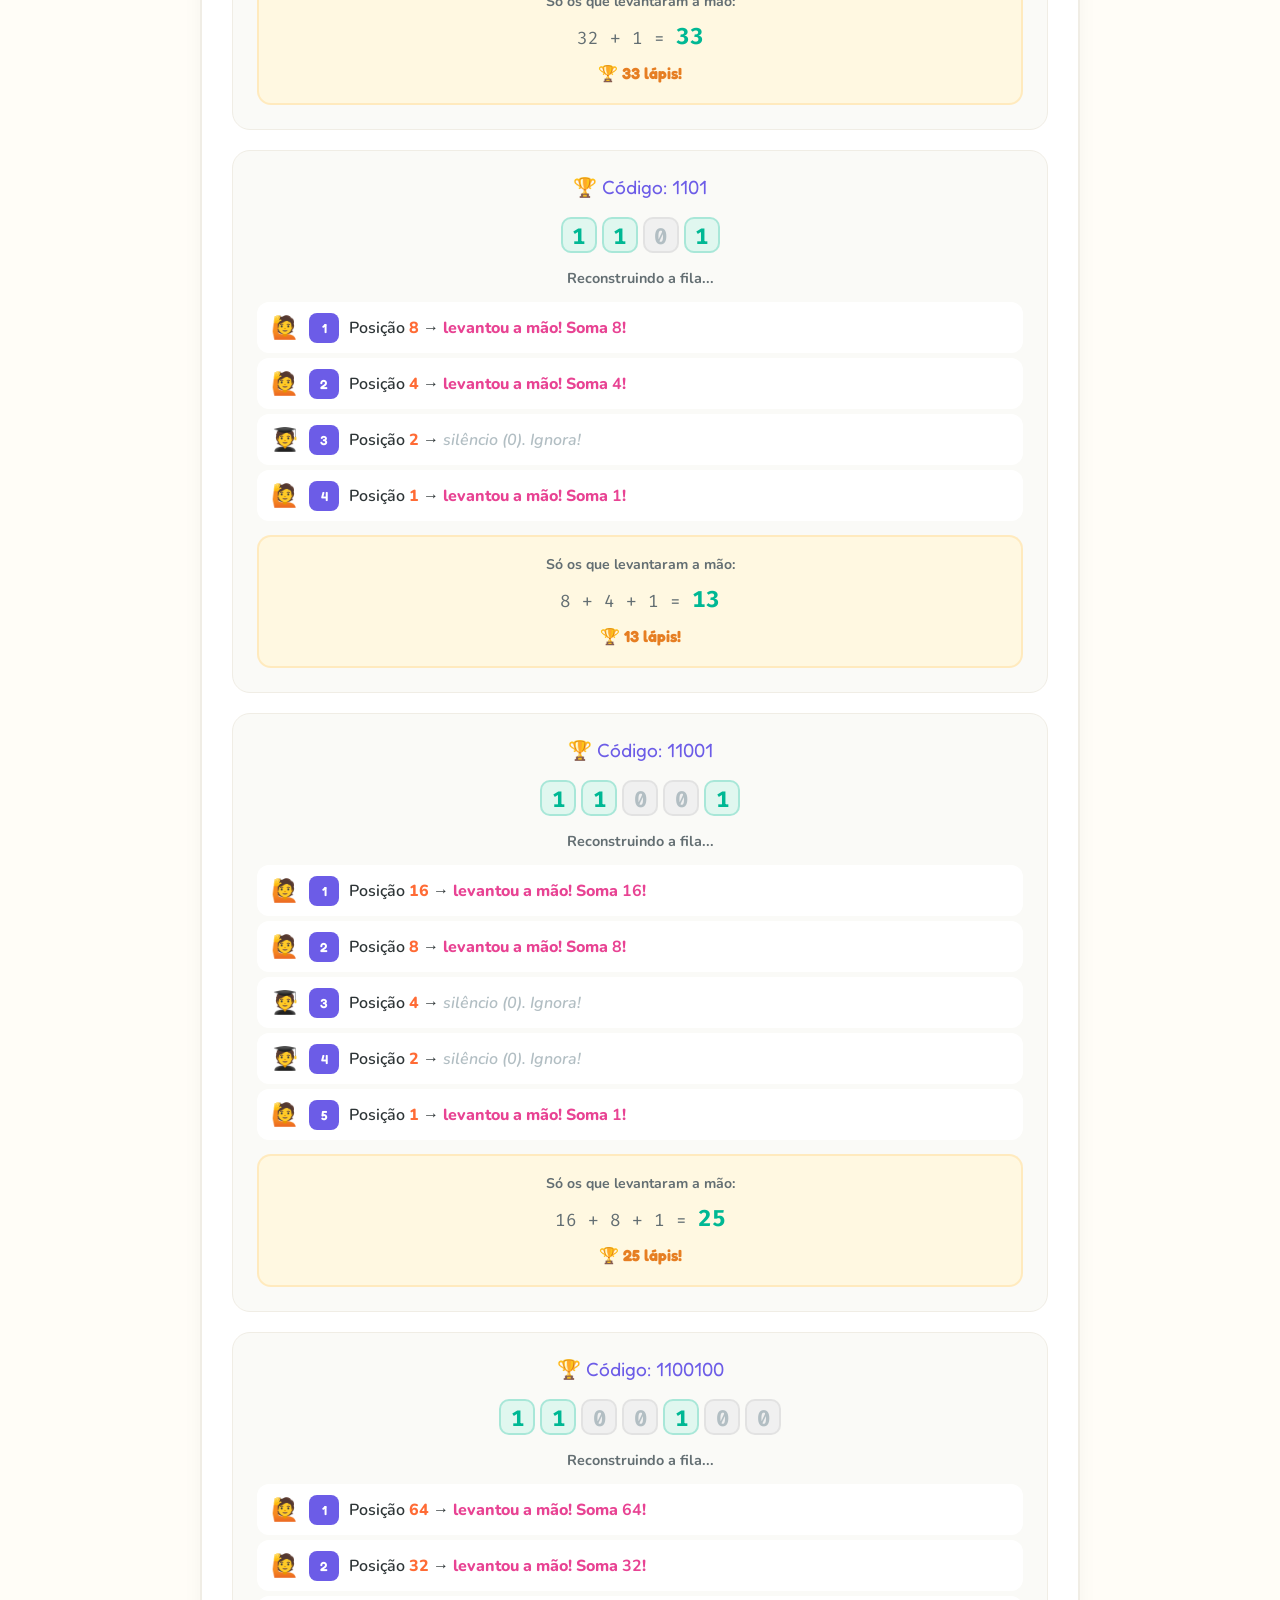
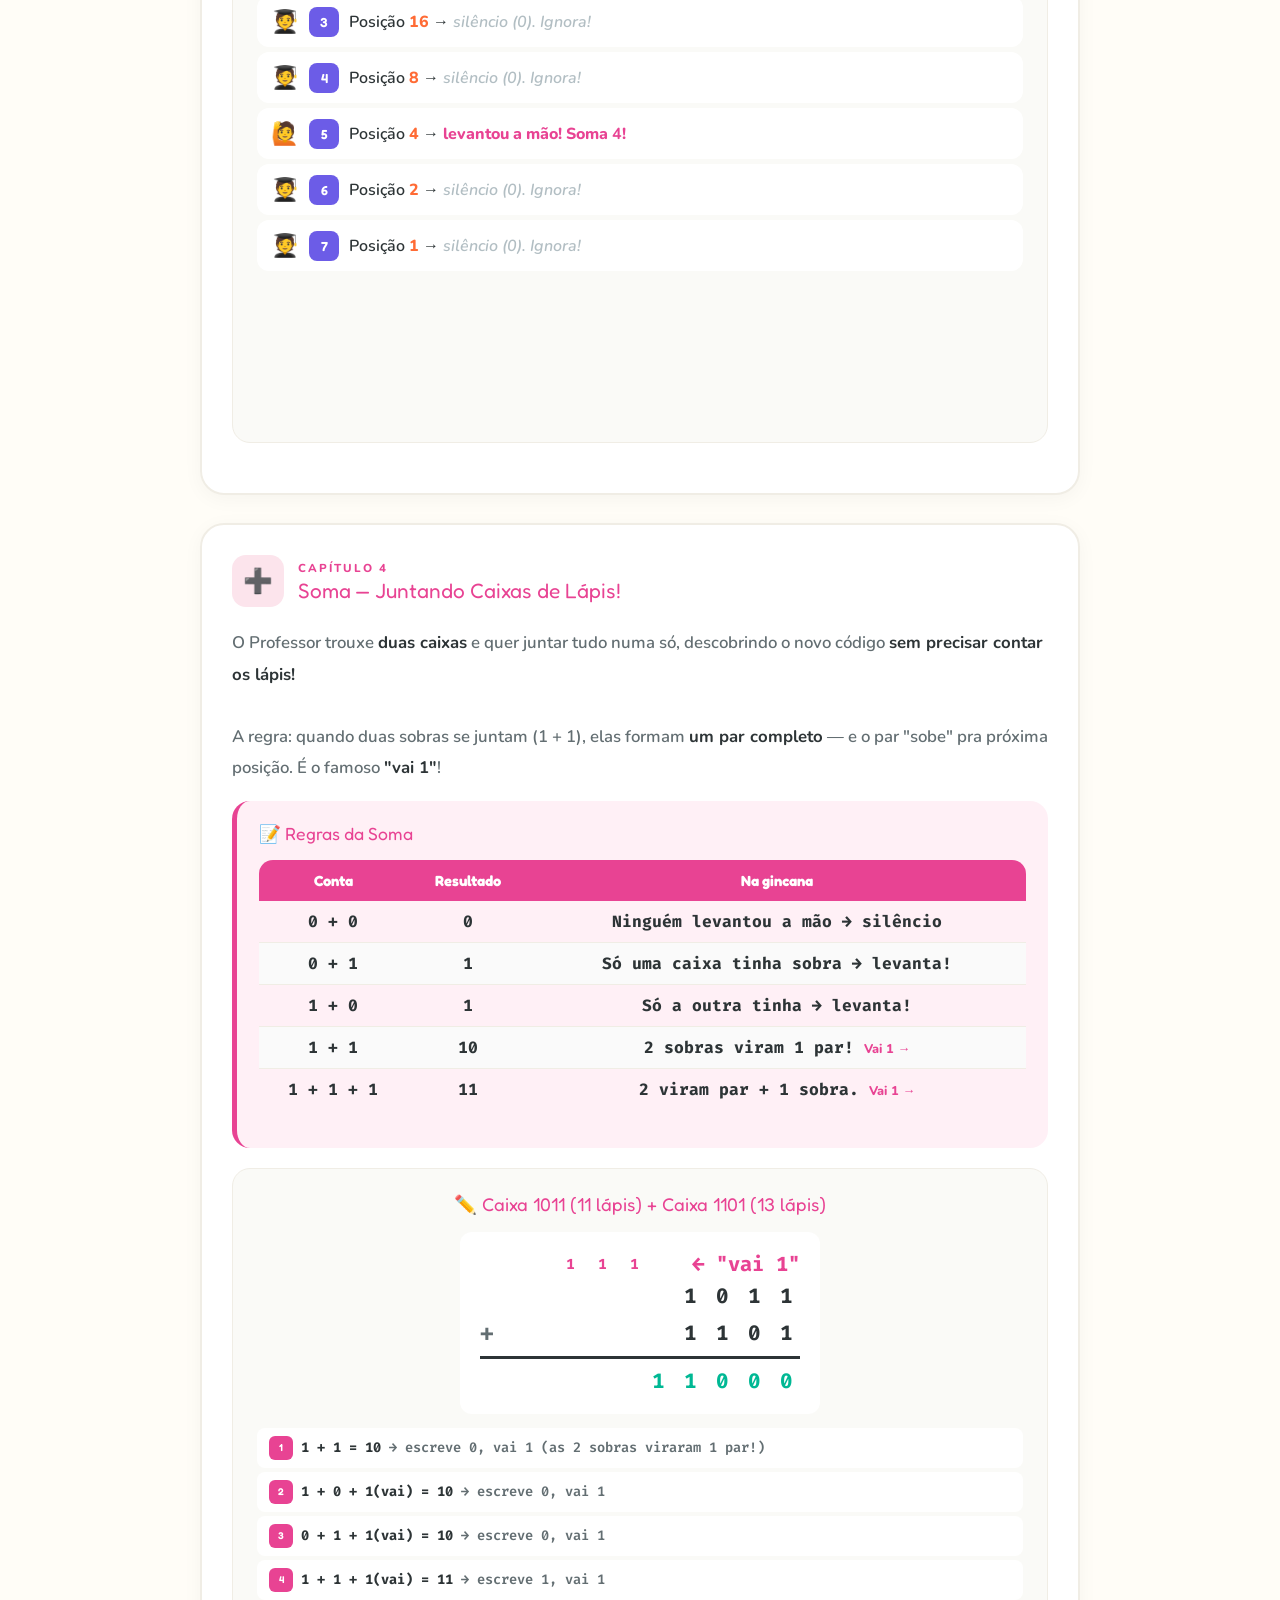
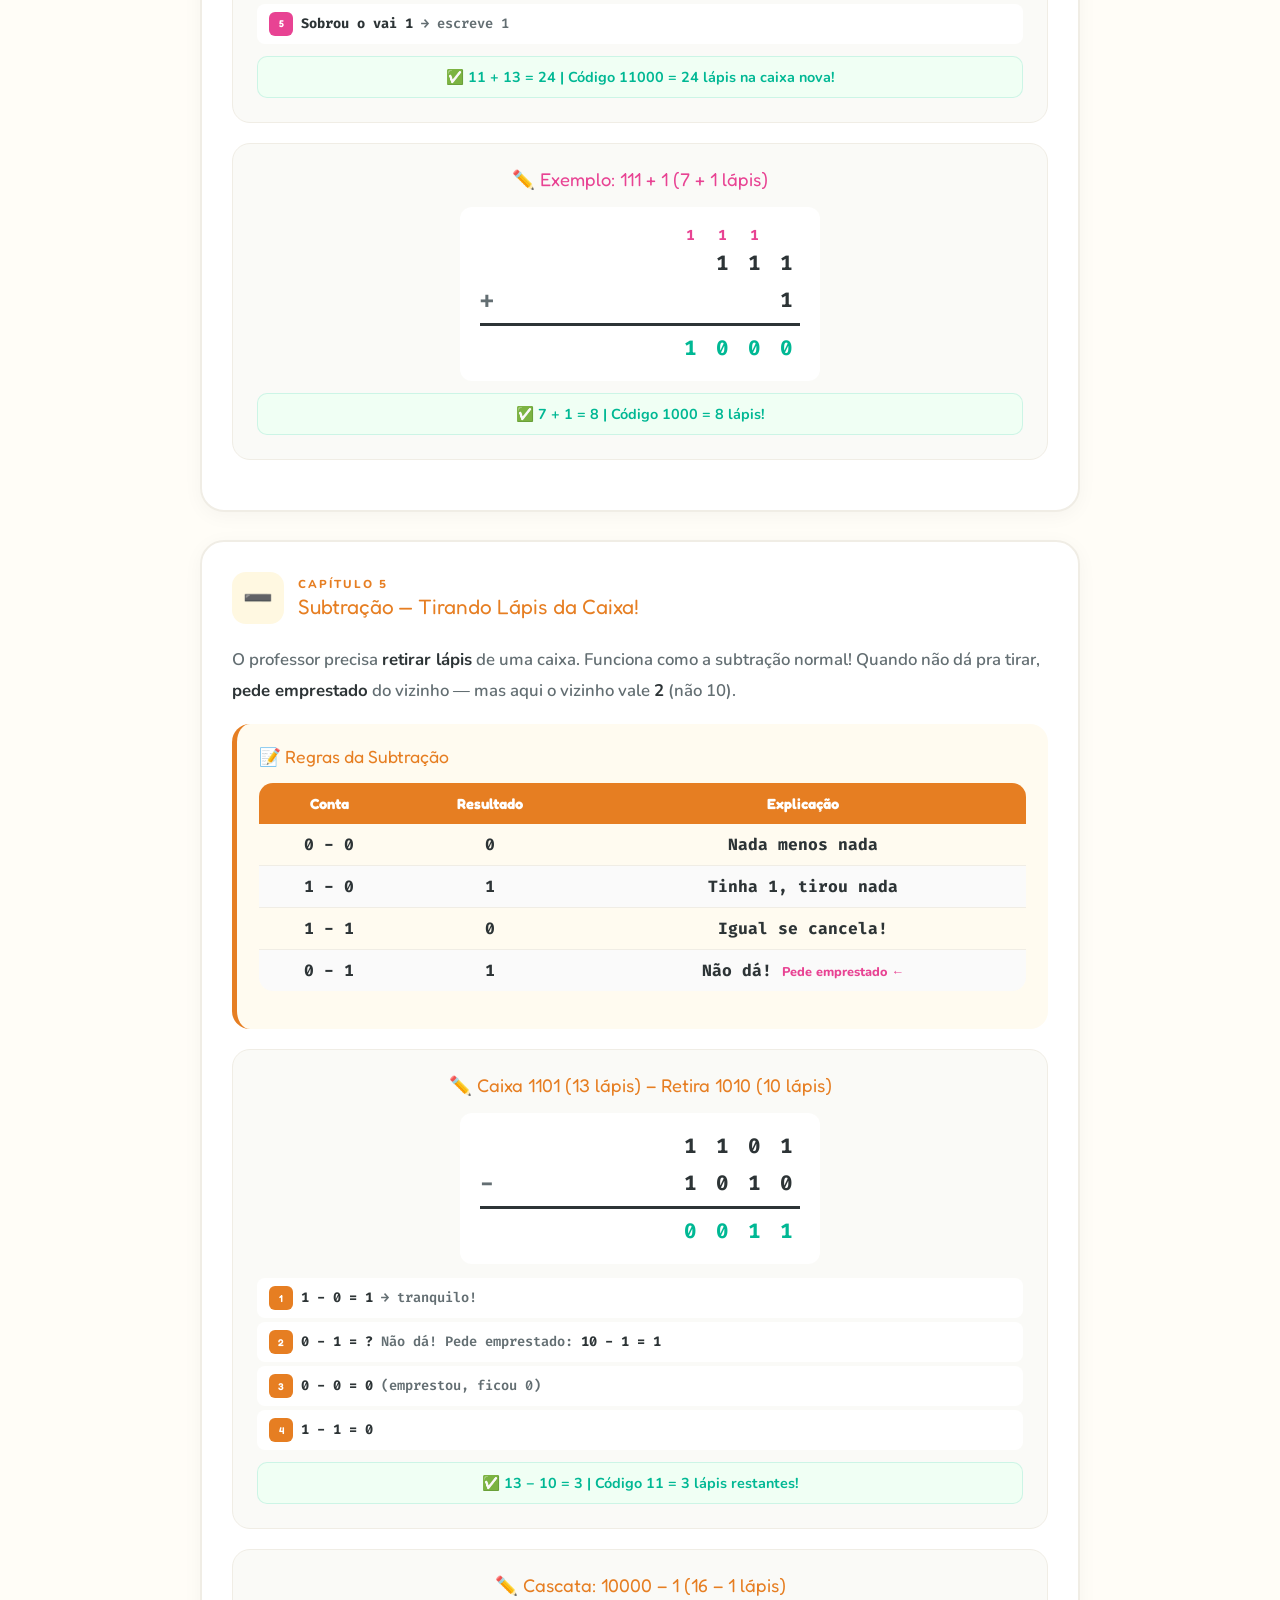
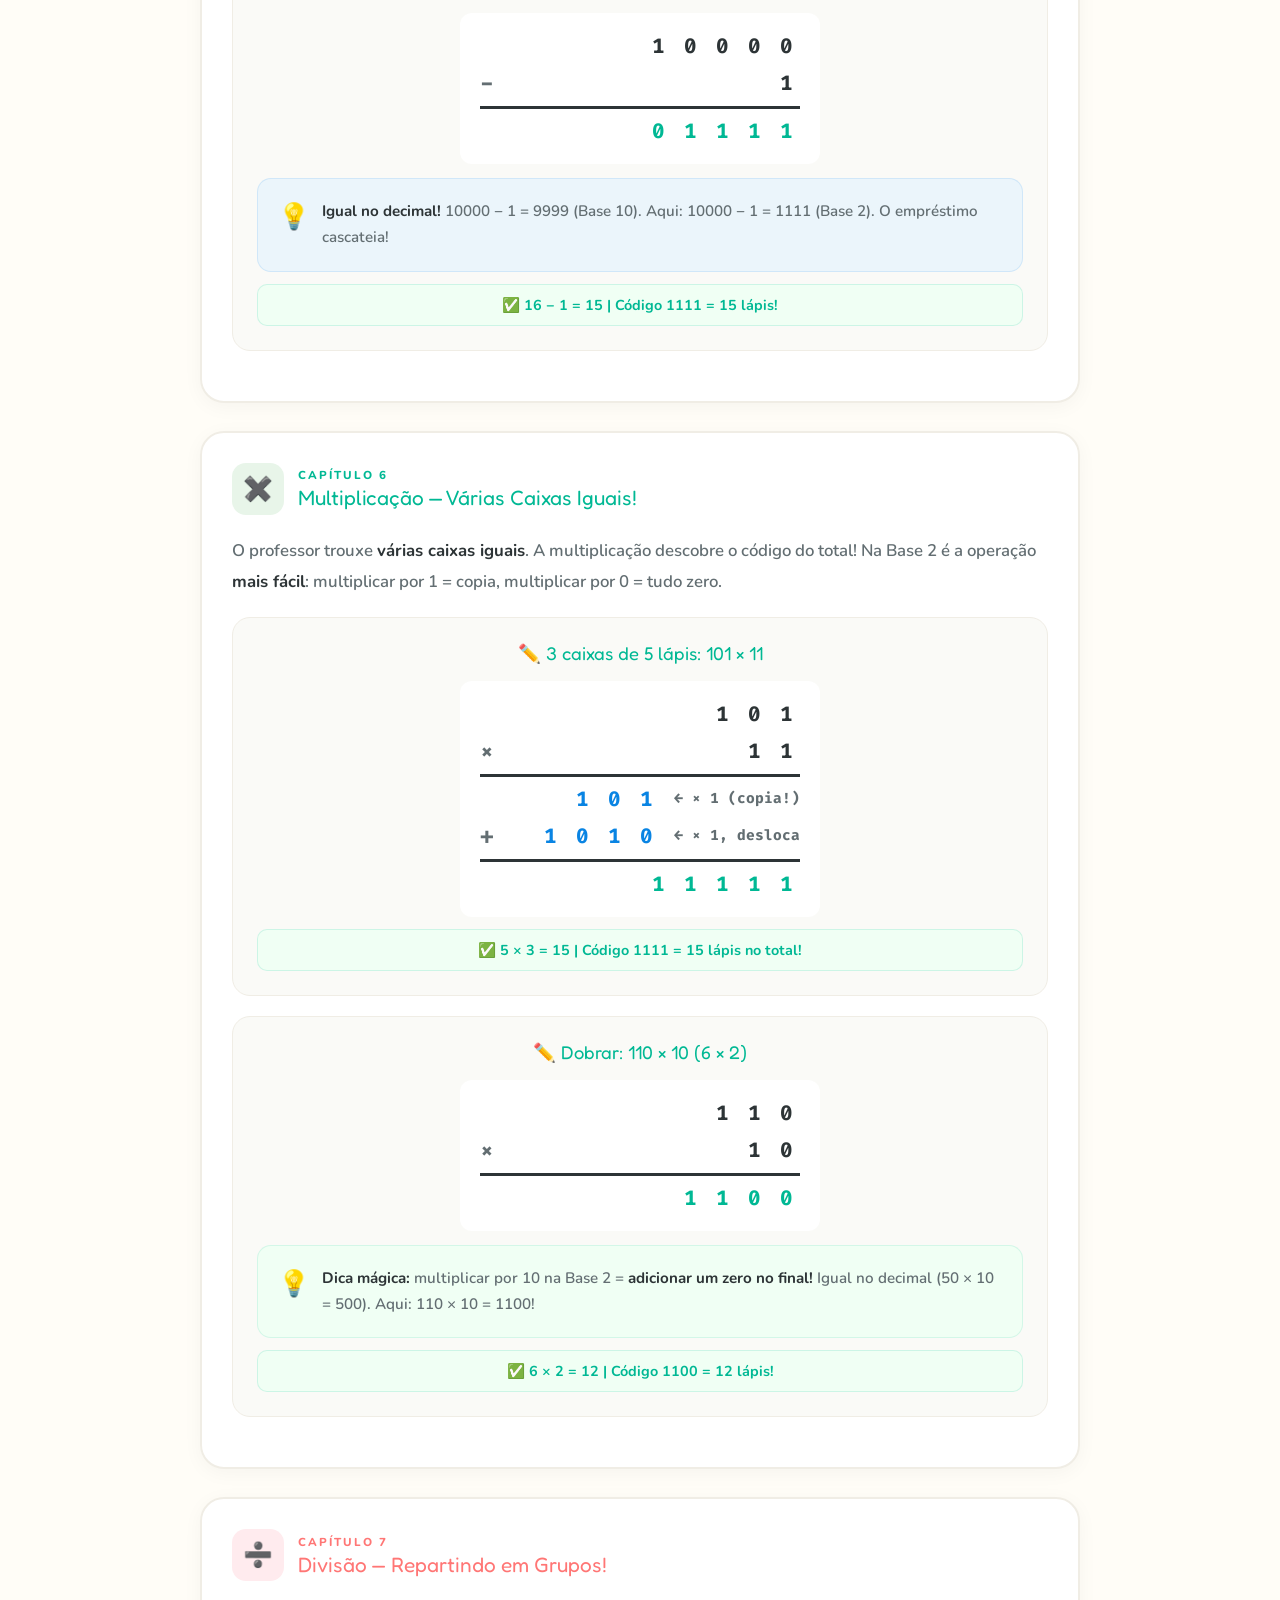
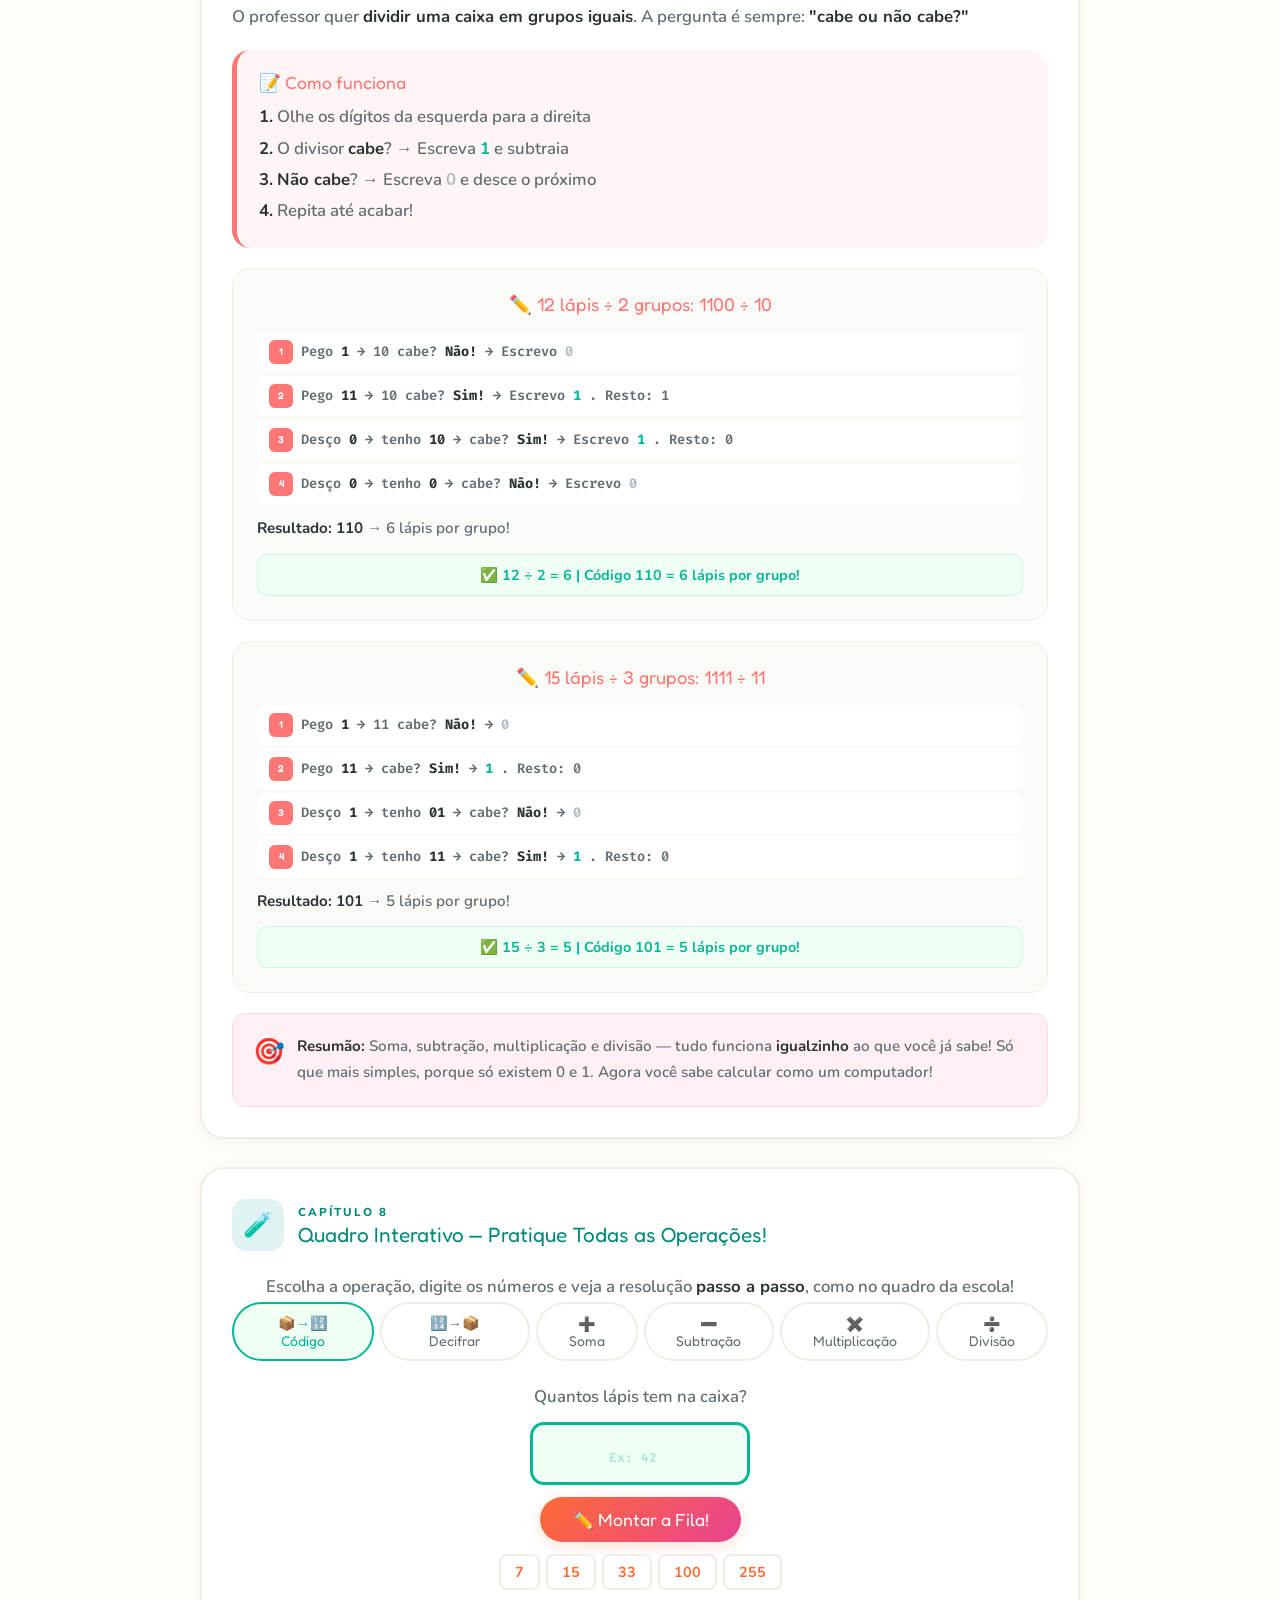
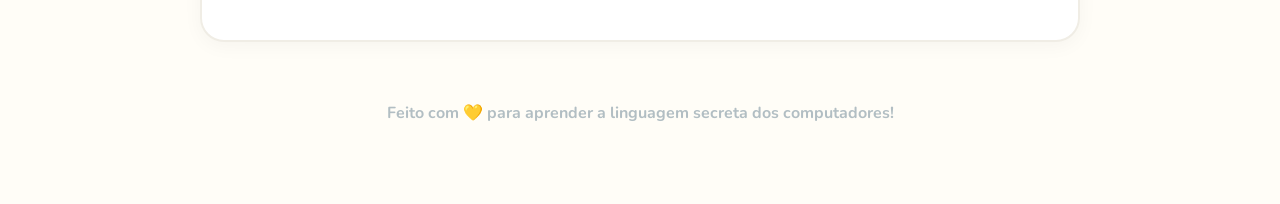
<file: producoes/lapis-indestrutiveis.html>
<!DOCTYPE html>
<html lang="pt-BR">
<head>
    <meta charset="UTF-8">
    <meta name="viewport" content="width=device-width, initial-scale=1.0">
    <title>✏️ Os Lápis Indestrutíveis — Matemática na Base 2!</title>
    <link href="https://fonts.googleapis.com/css2?family=Fredoka+One&family=Nunito:wght@400;600;700;800&family=Fira+Code:wght@400;600;700&display=swap" rel="stylesheet">
    <style>
        :root {
            --verde: #00B894;
            --verde-claro: #55EFC4;
            --azul: #0984E3;
            --azul-claro: #74B9FF;
            --roxo: #6C5CE7;
            --rosa: #E84393;
            --laranja: #FF6B35;
            --amarelo: #FDCB6E;
            --vermelho: #FF7675;
            --bg: #FFFDF7;
            --bg-card: #FFFFFF;
            --texto: #2D3436;
            --texto-leve: #636E72;
            --borda: #F0EDE5;
        }

        * { margin: 0; padding: 0; box-sizing: border-box; }

        body {
            font-family: 'Nunito', sans-serif;
            background: var(--bg);
            color: var(--texto);
            min-height: 100vh;
        }

        body::before {
            content: '';
            position: fixed;
            top: 0; left: 0;
            width: 100%; height: 100%;
            background-image:
                linear-gradient(rgba(0,0,0,0.015) 1px, transparent 1px),
                linear-gradient(90deg, rgba(0,0,0,0.015) 1px, transparent 1px);
            background-size: 40px 40px;
            pointer-events: none;
            z-index: 0;
        }

        .container {
            max-width: 920px;
            margin: 0 auto;
            padding: 30px 20px 60px;
            position: relative;
            z-index: 1;
        }

        /* HEADER */
        .header {
            text-align: center;
            margin-bottom: 35px;
            animation: slideDown 0.7s ease-out;
        }

        @keyframes slideDown {
            from { opacity: 0; transform: translateY(-30px); }
            to { opacity: 1; transform: translateY(0); }
        }

        .header h1 {
            font-family: 'Fredoka One', cursive;
            font-size: 2.4em;
            background: linear-gradient(135deg, var(--laranja), var(--rosa), var(--roxo));
            -webkit-background-clip: text;
            -webkit-text-fill-color: transparent;
            background-clip: text;
            line-height: 1.2;
            margin-bottom: 8px;
        }

        .header .subtitle {
            font-size: 1.1em;
            color: var(--texto-leve);
            font-weight: 600;
        }

        .header-emoji { font-size: 3.2em; margin: 10px 0; display: block; }

        /* NAV */
        .chapter-nav {
            display: flex;
            gap: 5px;
            justify-content: center;
            flex-wrap: wrap;
            margin-bottom: 28px;
            position: sticky;
            top: 0;
            background: rgba(255,253,247,0.95);
            backdrop-filter: blur(10px);
            padding: 10px 0;
            z-index: 10;
            border-bottom: 2px solid var(--borda);
        }

        .nav-btn {
            padding: 7px 13px;
            border-radius: 50px;
            font-family: 'Fredoka One', cursive;
            font-size: 0.75em;
            text-decoration: none;
            border: 2px solid var(--borda);
            background: white;
            color: var(--texto-leve);
            transition: all 0.3s ease;
            white-space: nowrap;
        }

        .nav-btn:hover { border-color: var(--laranja); color: var(--laranja); transform: translateY(-2px); }

        /* CARDS */
        .card {
            background: var(--bg-card);
            border-radius: 24px;
            padding: 30px;
            margin-bottom: 28px;
            border: 2px solid var(--borda);
            box-shadow: 0 4px 20px rgba(0,0,0,0.04);
            animation: fadeUp 0.5s ease-out both;
        }

        @keyframes fadeUp {
            from { opacity: 0; transform: translateY(20px); }
            to { opacity: 1; transform: translateY(0); }
        }

        .card-header {
            display: flex;
            align-items: center;
            gap: 14px;
            margin-bottom: 20px;
        }

        .card-icon {
            width: 52px; height: 52px;
            border-radius: 14px;
            display: flex;
            align-items: center;
            justify-content: center;
            font-size: 1.5em;
            flex-shrink: 0;
        }

        .ic-orange { background: #FFF3E0; }
        .ic-blue { background: #E3F2FD; }
        .ic-purple { background: #EDE7F6; }
        .ic-pink { background: #FCE4EC; }
        .ic-green { background: #E8F5E9; }
        .ic-yellow { background: #FFF8E1; }
        .ic-red { background: #FFEBEE; }
        .ic-teal { background: #E0F2F1; }

        .ch-label {
            font-size: 0.72em;
            text-transform: uppercase;
            letter-spacing: 2px;
            font-weight: 800;
            display: block;
            margin-bottom: 2px;
        }

        .lb-orange { color: var(--laranja); }
        .lb-blue { color: var(--azul); }
        .lb-purple { color: var(--roxo); }
        .lb-pink { color: var(--rosa); }
        .lb-green { color: var(--verde); }
        .lb-yellow { color: #E67E22; }
        .lb-red { color: var(--vermelho); }
        .lb-teal { color: #00897B; }

        .card-title { font-family: 'Fredoka One', cursive; font-size: 1.3em; }

        .t-orange { color: var(--laranja); }
        .t-blue { color: var(--azul); }
        .t-purple { color: var(--roxo); }
        .t-pink { color: var(--rosa); }
        .t-green { color: var(--verde); }
        .t-yellow { color: #E67E22; }
        .t-red { color: var(--vermelho); }
        .t-teal { color: #00897B; }

        .txt {
            font-size: 1.05em;
            line-height: 1.85;
            color: var(--texto-leve);
            font-weight: 600;
        }

        .txt strong { color: var(--texto); }

        .divider {
            height: 2px;
            background: linear-gradient(90deg, transparent, var(--borda), transparent);
            margin: 20px 0;
        }

        /* STORY BOX */
        .story {
            padding: 22px;
            border-radius: 18px;
            margin: 18px 0;
            border-left: 5px solid;
        }

        .story-orange { background: #FFF8F0; border-color: var(--laranja); }
        .story-blue { background: #F0F7FF; border-color: var(--azul); }
        .story-purple { background: #F5F0FF; border-color: var(--roxo); }
        .story-pink { background: #FFF0F6; border-color: var(--rosa); }
        .story-green { background: #F0FFF4; border-color: var(--verde); }
        .story-yellow { background: #FFFBF0; border-color: #E67E22; }
        .story-red { background: #FFF5F5; border-color: var(--vermelho); }

        .story-title { font-family: 'Fredoka One', cursive; font-size: 1.1em; margin-bottom: 8px; }

        /* OBSERVADOR */
        .observer-box {
            padding: 20px;
            border-radius: 16px;
            margin: 18px 0;
            background: linear-gradient(135deg, #FFF8E1, #FFFBF0);
            border: 2px solid rgba(253,203,110,0.3);
            text-align: center;
        }

        .observer-emoji { font-size: 2.5em; display: block; margin-bottom: 8px; }

        .observer-text {
            font-family: 'Fredoka One', cursive;
            font-size: 1.05em;
            color: #E67E22;
            line-height: 1.5;
        }

        /* FILA */
        .fila-container {
            margin: 20px 0;
            padding: 24px;
            background: #FAFAF7;
            border-radius: 18px;
            border: 1px solid var(--borda);
        }

        .fila-title {
            font-family: 'Fredoka One', cursive;
            font-size: 1.2em;
            text-align: center;
            margin-bottom: 18px;
        }

        .aluno-row {
            display: flex;
            align-items: center;
            gap: 10px;
            padding: 10px 14px;
            margin: 5px 0;
            border-radius: 12px;
            background: white;
            font-size: 1em;
            font-weight: 600;
            opacity: 0;
            animation: stepIn 0.35s ease-out forwards;
        }

        @keyframes stepIn {
            from { opacity: 0; transform: translateX(-15px); }
            to { opacity: 1; transform: translateX(0); }
        }

        .aluno-row.last-student {
            border: 2px solid var(--laranja);
            background: #FFF8F0;
        }

        .aluno-row.silent-row {
            opacity: 0;
            animation: stepIn 0.35s ease-out forwards;
        }

        .aluno-icon { font-size: 1.4em; flex-shrink: 0; }

        .aluno-num {
            width: 30px; height: 30px;
            border-radius: 8px;
            display: flex;
            align-items: center;
            justify-content: center;
            font-family: 'Fredoka One', cursive;
            font-size: 0.82em;
            flex-shrink: 0;
            color: white;
        }

        .an-blue { background: var(--azul); }
        .an-purple { background: var(--roxo); }

        .aluno-text { flex: 1; color: var(--texto); line-height: 1.5; }
        .aluno-text .lapis { color: var(--laranja); font-weight: 800; }
        .aluno-text .grito { color: var(--rosa); font-weight: 800; }
        .aluno-text .silencio { color: #B2BEC3; font-style: italic; }
        .aluno-text .stop { color: var(--laranja); font-weight: 800; }

        .grito-badge {
            font-family: 'Fredoka One', cursive;
            font-size: 1.1em;
            width: 36px; height: 36px;
            border-radius: 10px;
            display: flex;
            align-items: center;
            justify-content: center;
            flex-shrink: 0;
        }

        .gb-0 { background: #F0F0F0; color: #B2BEC3; }
        .gb-1 { background: #E0F7EF; color: var(--verde); }
        .gb-acabou { background: #FFF3E0; color: var(--laranja); }

        /* RESULTADO */
        .read-dir {
            display: flex;
            align-items: center;
            justify-content: center;
            gap: 12px;
            margin: 16px 0;
            padding: 14px;
            background: #FFF0F6;
            border-radius: 12px;
            border: 2px dashed rgba(232,67,147,0.2);
        }

        .read-arrow { font-size: 1.8em; animation: arrB 1.5s ease-in-out infinite; }
        @keyframes arrB { 0%,100%{transform:translateY(0)} 50%{transform:translateY(-5px)} }
        .read-text { font-family: 'Fredoka One', cursive; font-size: 0.95em; color: var(--rosa); }

        .result-box {
            text-align: center;
            padding: 18px;
            border-radius: 14px;
            margin-top: 14px;
        }

        .rb-green { background: #F0FFF4; border: 2px solid rgba(0,184,148,0.2); }
        .rb-blue { background: #EBF5FB; border: 2px solid rgba(9,132,227,0.2); }
        .rb-gold { background: #FFF8E1; border: 2px solid rgba(253,203,110,0.3); }

        .result-label { font-size: 0.88em; color: var(--texto-leve); font-weight: 700; margin-bottom: 6px; }

        .result-digits {
            display: flex;
            gap: 5px;
            justify-content: center;
            flex-wrap: wrap;
            margin: 10px 0;
        }

        .rd {
            font-family: 'Fira Code', monospace;
            font-weight: 700;
            font-size: 1.7em;
            width: 40px; height: 40px;
            line-height: 40px;
            text-align: center;
            border-radius: 10px;
        }

        .rd-1 { background: #E0F7EF; color: var(--verde); border: 2px solid rgba(0,184,148,0.25); }
        .rd-0 { background: #F0F0F0; color: #B2BEC3; border: 2px solid rgba(0,0,0,0.06); }

        .result-summary { font-family: 'Fira Code', monospace; font-size: 0.92em; color: var(--texto-leve); margin-top: 8px; }
        .result-summary strong { color: var(--laranja); }

        /* TABELA */
        .rules-table {
            width: 100%;
            border-collapse: separate;
            border-spacing: 0;
            border-radius: 14px;
            overflow: hidden;
            margin: 16px 0;
        }

        .rules-table thead th {
            padding: 12px;
            font-family: 'Fredoka One', cursive;
            font-size: 0.92em;
            color: white;
            text-align: center;
        }

        .th-pink { background: var(--rosa); }
        .th-orange { background: var(--laranja); }
        .th-yellow { background: #E67E22; }
        .th-red { background: var(--vermelho); }

        .rules-table tbody td {
            padding: 10px;
            text-align: center;
            font-family: 'Fira Code', monospace;
            font-weight: 700;
            font-size: 1.02em;
            border-bottom: 1px solid var(--borda);
        }

        .rules-table tbody tr:nth-child(even) { background: #FAFAFA; }
        .rules-table tbody tr:last-child td { border-bottom: none; }

        .carry-note { color: var(--rosa); font-size: 0.78em; font-family: 'Nunito', sans-serif; font-weight: 800; }

        /* OPERAÇÃO */
        .op-demo {
            margin: 20px 0;
            padding: 24px;
            background: #FAFAF7;
            border-radius: 18px;
            border: 1px solid var(--borda);
        }

        .op-title { font-family: 'Fredoka One', cursive; font-size: 1.15em; text-align: center; margin-bottom: 16px; }

        .bin-op {
            font-family: 'Fira Code', monospace;
            font-size: 1.3em;
            font-weight: 700;
            text-align: right;
            max-width: 360px;
            margin: 0 auto;
            padding: 15px 20px;
            background: white;
            border-radius: 12px;
        }

        .bop-row { display: flex; justify-content: flex-end; align-items: center; gap: 4px; padding: 4px 0; }
        .bop-row.carry-row { font-size: 0.7em; color: var(--rosa); padding-bottom: 0; }
        .bop-sign { margin-right: auto; color: var(--texto-leve); font-size: 1.1em; }
        .bop-line { border-bottom: 3px solid var(--texto); margin: 4px 0; }
        .bop-result { color: var(--verde); }
        .bop-d { display: inline-block; width: 28px; text-align: center; }

        .op-steps { margin-top: 14px; font-size: 0.95em; color: var(--texto-leve); font-weight: 600; line-height: 1.7; }
        .op-steps strong { color: var(--texto); }

        .op-step {
            margin: 4px 0;
            padding: 8px 12px;
            background: white;
            border-radius: 8px;
            font-family: 'Fira Code', monospace;
            font-size: 0.9em;
            display: flex;
            align-items: center;
            gap: 8px;
        }

        .os-num {
            width: 24px; height: 24px;
            border-radius: 6px;
            display: flex;
            align-items: center;
            justify-content: center;
            font-family: 'Fredoka One', cursive;
            font-size: 0.72em;
            flex-shrink: 0;
            color: white;
        }

        .check-box {
            text-align: center;
            padding: 10px;
            background: #F0FFF4;
            border-radius: 10px;
            border: 1px solid rgba(0,184,148,0.15);
            margin-top: 12px;
            font-size: 0.9em;
            font-weight: 700;
            color: var(--verde);
        }

        /* FUN FACT */
        .fun {
            border-radius: 14px;
            padding: 20px;
            margin-top: 18px;
            display: flex;
            align-items: flex-start;
            gap: 12px;
        }

        .fun-green { background: #F0FFF4; border: 1px solid rgba(0,184,148,0.12); }
        .fun-blue { background: #EBF5FB; border: 1px solid rgba(9,132,227,0.12); }
        .fun-pink { background: #FFF0F6; border: 1px solid rgba(232,67,147,0.12); }
        .fun-gold { background: #FFFBF0; border: 1px solid rgba(253,203,110,0.2); }

        .fun-i { font-size: 1.6em; flex-shrink: 0; }
        .fun-t { font-size: 0.95em; line-height: 1.7; color: var(--texto-leve); font-weight: 600; }
        .fun-t strong { color: var(--texto); }

        /* TROPHY */
        .trophy {
            text-align: center;
            padding: 25px;
            background: linear-gradient(135deg, #FFF8E1, #FFFBF0);
            border-radius: 18px;
            border: 2px solid rgba(253,203,110,0.3);
            margin: 20px 0;
        }

        .trophy-emoji { font-size: 3em; display: block; margin-bottom: 10px; }
        .trophy-text { font-family: 'Fredoka One', cursive; font-size: 1.2em; color: #E67E22; line-height: 1.5; }

        /* CALCULADORA */
        .calc-section { text-align: center; margin: 20px 0; }

        .calc-tabs { display: flex; gap: 6px; justify-content: center; margin-bottom: 18px; }

        .ct {
            padding: 10px 20px;
            border-radius: 50px;
            font-family: 'Fredoka One', cursive;
            font-size: 0.88em;
            border: 2px solid var(--borda);
            background: white;
            color: var(--texto-leve);
            cursor: pointer;
            transition: all 0.3s ease;
        }

        .ct:hover { transform: translateY(-2px); }
        .ct.active-ct { border-color: var(--verde); background: #F0FFF4; color: var(--verde); }

        .cpanel { display: none; }
        .cpanel.active-cp { display: block; }

        .cinput {
            font-family: 'Fira Code', monospace;
            font-size: 1.6em;
            font-weight: 700;
            width: 220px;
            padding: 12px 16px;
            border: 3px solid var(--verde);
            border-radius: 14px;
            background: #F0FFF4;
            color: var(--verde);
            text-align: center;
            outline: none;
            transition: all 0.3s ease;
        }

        .cinput:focus { border-color: var(--azul); box-shadow: 0 0 15px rgba(9,132,227,0.15); }
        .cinput::placeholder { color: rgba(0,184,148,0.3); font-size: 0.5em; }

        .cinput-bin {
            font-family: 'Fira Code', monospace;
            font-size: 1.4em;
            font-weight: 700;
            width: 280px;
            padding: 12px 16px;
            border: 3px solid var(--azul);
            border-radius: 14px;
            background: #EBF5FB;
            color: var(--azul);
            text-align: center;
            outline: none;
            transition: all 0.3s ease;
            letter-spacing: 3px;
        }

        .cinput-bin:focus { border-color: var(--roxo); box-shadow: 0 0 15px rgba(108,92,231,0.15); }
        .cinput-bin::placeholder { color: rgba(9,132,227,0.25); font-size: 0.5em; letter-spacing: 1px; }

        .cbtn {
            display: inline-block;
            background: linear-gradient(135deg, var(--laranja), var(--rosa));
            color: white;
            font-family: 'Fredoka One', cursive;
            font-size: 1.1em;
            padding: 12px 32px;
            border: none;
            border-radius: 50px;
            cursor: pointer;
            margin-top: 12px;
            transition: all 0.3s ease;
            box-shadow: 0 4px 15px rgba(255,107,53,0.2);
        }

        .cbtn:hover { transform: translateY(-3px); box-shadow: 0 6px 20px rgba(255,107,53,0.3); }

        .qbtns { display: flex; gap: 6px; justify-content: center; flex-wrap: wrap; margin: 12px 0; }

        .qb {
            background: white;
            border: 2px solid var(--borda);
            border-radius: 8px;
            padding: 6px 14px;
            font-family: 'Nunito', sans-serif;
            font-weight: 700;
            font-size: 0.9em;
            color: var(--laranja);
            cursor: pointer;
            transition: all 0.3s;
        }

        .qb:hover { border-color: var(--laranja); background: #FFF8F0; transform: translateY(-2px); }

        /* FOOTER */
        .footer {
            text-align: center;
            margin-top: 40px;
            padding: 20px;
            color: #B2BEC3;
            font-weight: 700;
        }

        @media (max-width: 600px) {
            .header h1 { font-size: 1.7em; }
            .card { padding: 20px; }
            .bin-op { font-size: 1.1em; }
            .chapter-nav { position: static; }
        }

        /* Botão Voltar — Colinha na Web */
        .btn-voltar {
            position: fixed;
            top: 12px;
            left: 12px;
            z-index: 9999;
            display: flex;
            align-items: center;
            gap: 6px;
            background: #FF6B35;
            color: white;
            font-family: 'Fredoka One', cursive;
            font-size: 0.95rem;
            text-decoration: none;
            padding: 10px 18px;
            border-radius: 50px;
            box-shadow: 0 3px 12px rgba(0,0,0,0.2);
            transition: transform 0.2s, box-shadow 0.2s;
            min-height: 44px;
            min-width: 44px;
        }
        .btn-voltar:hover { transform: scale(1.05); }
        .btn-voltar:active { transform: scale(0.97); }
        .btn-voltar-seta { font-size: 1.2rem; }
        @media (max-width: 480px) {
            .btn-voltar { font-size: 0.85rem; padding: 8px 14px; }
        }
    </style>
</head>
<body>

<a href="../index.html" class="btn-voltar">
    <span class="btn-voltar-seta">&#8592;</span>
    <span>Voltar</span>
</a>

<div class="container">

    <!-- HEADER -->
    <div class="header">
        <h1>✏️ Os Lápis Indestrutíveis</h1>
        <p class="subtitle">A aventura de transformar números em código secreto — e de volta!</p>
        <span class="header-emoji">✏️🔢✨</span>
    </div>

    <!-- NAV -->
    <div class="chapter-nav">
        <a class="nav-btn" href="#cap1">1 · A História</a>
        <a class="nav-btn" href="#cap2">2 · Criar o Código</a>
        <a class="nav-btn" href="#cap3">3 · Decifrar!</a>
        <a class="nav-btn" href="#cap4">4 · Somar</a>
        <a class="nav-btn" href="#cap5">5 · Subtrair</a>
        <a class="nav-btn" href="#cap6">6 · Multiplicar</a>
        <a class="nav-btn" href="#cap7">7 · Dividir</a>
        <a class="nav-btn" href="#cap8">8 · Calculadora</a>
    </div>

    <!-- ============================================================== -->
    <!-- CAP 1 — A HISTÓRIA -->
    <!-- ============================================================== -->
    <div class="card" id="cap1">
        <div class="card-header">
            <div class="card-icon ic-orange">✏️</div>
            <div>
                <span class="ch-label lb-orange">Capítulo 1</span>
                <div class="card-title t-orange">A Gincana dos Lápis Indestrutíveis</div>
            </div>
        </div>

        <div class="txt">
            <p>O <strong>Professor Sabichão</strong> entra na <strong>Turma A</strong> com uma caixa misteriosa. Dentro dela: lápis <strong>dourados, brilhantes e INDESTRUTÍVEIS!</strong> Impossível quebrar, cortar ou dividir ao meio. Cada lápis é um só, inteiro, para sempre.</p>
            <br>
            <p>Ele conta os lápis (são <strong>33</strong>!) e explica a gincana:</p>
        </div>

        <div class="story story-orange">
            <div class="story-title" style="color:var(--laranja)">📢 As Regras da Gincana</div>
            <div class="txt">
                <p><em>"Turma A, vocês vão ficar em <strong>fila</strong>. Eu entrego todos os lápis ao primeiro da fila. A regra:"</em></p>
                <br>
                <p><em>"Cada aluno <strong>divide os lápis em dois montes iguais</strong> — fica com um monte e passa o outro pro próximo."</em></p>
                <br>
                <p><em>"Se <strong>sobrar 1 lápis</strong> que não deu pra dividir (porque ele é indestrutível!), o aluno <strong style="color:var(--rosa)">LEVANTA A MÃO</strong> e grita: <strong style="color:var(--rosa)">'SOBROU!'</strong>"</em></p>
                <br>
                <p><em>"Se <strong>dividiu certinho</strong> sem sobrar nada, o aluno fica em <strong style="color:#B2BEC3">SILÊNCIO</strong>. Mão abaixada, quietinho."</em></p>
                <br>
                <p><em>"Continuem assim até que um aluno receba apenas <strong>1 lápis</strong>. Aí ele olha pro próximo e percebe: é <strong>impossível dividir!</strong> Ele levanta a mão e grita: <strong style="color:var(--laranja)">'ACABOU!!!'</strong>"</em></p>
            </div>
        </div>

        <div class="observer-box">
            <span class="observer-emoji">📋👀</span>
            <div class="observer-text">E VOCÊ é o observador! Sua missão: ficar ao lado da fila e anotar cada reação — quem levantou a mão (1) e quem ficou em silêncio (0). No final, leia suas anotações de trás pra frente. Esse é o CÓDIGO SECRETO da caixa!</div>
        </div>

        <div class="fun fun-gold">
            <span class="fun-i">🏆</span>
            <div class="fun-t">
                <strong>A surpresa:</strong> depois, o Professor Sabichão vai até a <strong>Turma B</strong>, escreve o código no quadro e desafia: <em>"Quem descobrir quantos lápis tinham na caixa... <strong>FICA COM TODOS!</strong>"</em>
            </div>
        </div>

        <div class="fun fun-green">
            <span class="fun-i">💡</span>
            <div class="fun-t">
                <strong>Percebeu?</strong> Mão levantada + grito = há energia, há sinal, há <strong>1</strong>. Silêncio + mão abaixada = não há nada, <strong>0</strong>. É exatamente assim que a eletricidade funciona dentro de um computador: passou corrente = 1, não passou = 0. Você já está pensando como uma máquina!
            </div>
        </div>
    </div>

    <!-- ============================================================== -->
    <!-- CAP 2 — CRIAR O CÓDIGO (DECIMAL → BASE 2) -->
    <!-- ============================================================== -->
    <div class="card" id="cap2">
        <div class="card-header">
            <div class="card-icon ic-blue">📦</div>
            <div>
                <span class="ch-label lb-blue">Capítulo 2</span>
                <div class="card-title t-blue">Criando o Código Secreto (Decimal → Base 2)</div>
            </div>
        </div>

        <div class="txt">
            <p>A Turma A está em fila. Você é o observador com o caderno aberto. Vamos ver como funciona!</p>
        </div>

        <div class="story story-blue">
            <div class="story-title" style="color:var(--azul)">📝 Suas Instruções como Observador</div>
            <div class="txt">
                <p><strong>1.</strong> Fique ao lado da fila com seu caderno</p>
                <p><strong>2.</strong> Cada aluno recebe lápis e divide por 2 (metade pra ele, metade pro próximo)</p>
                <p><strong>3.</strong> Se o aluno <strong style="color:var(--rosa)">levantou a mão</strong> e gritou "SOBROU!" → anote <strong style="color:var(--verde)">1</strong></p>
                <p><strong>4.</strong> Se o aluno ficou em <strong style="color:#B2BEC3">silêncio</strong>, mão abaixada → anote <strong style="color:#B2BEC3">0</strong></p>
                <p><strong>5.</strong> Quando alguém gritar <strong style="color:var(--laranja)">"ACABOU!!!"</strong> → anote <strong style="color:var(--verde)">1</strong> (sempre!) e feche o caderno</p>
                <p><strong>6.</strong> Leia suas anotações de <strong style="color:var(--rosa)">trás para frente</strong> → esse é o código!</p>
            </div>
        </div>

        <!-- Exemplos -->
        <div id="fila-ex-33"></div>
        <div id="fila-ex-13"></div>
        <div id="fila-ex-25"></div>
        <div id="fila-ex-100"></div>
    </div>

    <!-- ============================================================== -->
    <!-- CAP 3 — DECIFRAR O CÓDIGO (BASE 2 → DECIMAL) -->
    <!-- ============================================================== -->
    <div class="card" id="cap3">
        <div class="card-header">
            <div class="card-icon ic-purple">🏆</div>
            <div>
                <span class="ch-label lb-purple">Capítulo 3</span>
                <div class="card-title t-purple">Decifrando o Código! (Base 2 → Decimal)</div>
            </div>
        </div>

        <div class="txt">
            <p>O Professor Sabichão agora vai até a <strong>Turma B</strong>. Ele escreve no quadro o código que a Turma A criou e desafia:</p>
        </div>

        <div class="trophy">
            <span class="trophy-emoji">🏆✏️</span>
            <div class="trophy-text">"A Turma A criou este código a partir da minha caixa de lápis. Quem decifrar quantos lápis tinham na caixa... FICA COM TODOS!"</div>
        </div>

        <div class="txt" style="margin-top:18px;">
            <p>A Turma B sabe que cada posição do código representa <strong>um aluno da fila</strong>. E sabe que cada aluno anterior na fila recebia <strong>o dobro</strong> de lápis que o próximo. Então:</p>
        </div>

        <div class="story story-purple">
            <div class="story-title" style="color:var(--roxo)">📝 Como a Turma B Decifra</div>
            <div class="txt">
                <p><strong>1.</strong> O último aluno gritou "ACABOU!" → ele tinha <strong>1 lápis</strong> (sempre!)</p>
                <p><strong>2.</strong> Cada aluno anterior tinha o <strong>dobro</strong>: 1, 2, 4, 8, 16, 32, 64...</p>
                <p><strong>3.</strong> Onde tem <strong style="color:var(--verde)">1</strong> = esse aluno <strong>levantou a mão</strong> (tinha sobra!) → <strong>soma o valor</strong></p>
                <p><strong>4.</strong> Onde tem <strong style="color:#B2BEC3">0</strong> = esse aluno ficou em <strong>silêncio</strong> (sem sobra) → <strong>ignora</strong></p>
                <p><strong>5.</strong> Some tudo — esse é o número de lápis na caixa!</p>
            </div>
        </div>

        <!-- O primeiro exemplo é o 100001 = 33 (conectando com a história!) -->
        <div id="decifra-100001"></div>
        <div id="decifra-1101"></div>
        <div id="decifra-11001"></div>
        <div id="decifra-1100100"></div>
    </div>

    <!-- ============================================================== -->
    <!-- CAP 4 — SOMA -->
    <!-- ============================================================== -->
    <div class="card" id="cap4">
        <div class="card-header">
            <div class="card-icon ic-pink">➕</div>
            <div>
                <span class="ch-label lb-pink">Capítulo 4</span>
                <div class="card-title t-pink">Soma — Juntando Caixas de Lápis!</div>
            </div>
        </div>

        <div class="txt">
            <p>O Professor trouxe <strong>duas caixas</strong> e quer juntar tudo numa só, descobrindo o novo código <strong>sem precisar contar os lápis!</strong></p>
            <br>
            <p>A regra: quando duas sobras se juntam (1 + 1), elas formam <strong>um par completo</strong> — e o par "sobe" pra próxima posição. É o famoso <strong>"vai 1"</strong>!</p>
        </div>

        <div class="story story-pink">
            <div class="story-title" style="color:var(--rosa)">📝 Regras da Soma</div>
            <table class="rules-table">
                <thead><tr><th class="th-pink">Conta</th><th class="th-pink">Resultado</th><th class="th-pink">Na gincana</th></tr></thead>
                <tbody>
                    <tr><td>0 + 0</td><td><strong>0</strong></td><td>Ninguém levantou a mão → silêncio</td></tr>
                    <tr><td>0 + 1</td><td><strong>1</strong></td><td>Só uma caixa tinha sobra → levanta!</td></tr>
                    <tr><td>1 + 0</td><td><strong>1</strong></td><td>Só a outra tinha → levanta!</td></tr>
                    <tr><td>1 + 1</td><td><strong>10</strong></td><td>2 sobras viram 1 par! <span class="carry-note">Vai 1 →</span></td></tr>
                    <tr><td>1 + 1 + 1</td><td><strong>11</strong></td><td>2 viram par + 1 sobra. <span class="carry-note">Vai 1 →</span></td></tr>
                </tbody>
            </table>
        </div>

        <div class="op-demo">
            <div class="op-title" style="color:var(--rosa)">✏️ Caixa 1011 (11 lápis) + Caixa 1101 (13 lápis)</div>
            <div class="bin-op">
                <div class="bop-row carry-row">
                    <span class="bop-d"> </span><span class="bop-d">1</span><span class="bop-d">1</span><span class="bop-d">1</span><span class="bop-d"> </span>
                    <span style="font-size:1.4em; margin-left:8px">← "vai 1"</span>
                </div>
                <div class="bop-row">
                    <span class="bop-d"> </span><span class="bop-d">1</span><span class="bop-d">0</span><span class="bop-d">1</span><span class="bop-d">1</span>
                </div>
                <div class="bop-row">
                    <span class="bop-sign">+</span><span class="bop-d">1</span><span class="bop-d">1</span><span class="bop-d">0</span><span class="bop-d">1</span>
                </div>
                <div class="bop-line"></div>
                <div class="bop-row bop-result">
                    <span class="bop-d">1</span><span class="bop-d">1</span><span class="bop-d">0</span><span class="bop-d">0</span><span class="bop-d">0</span>
                </div>
            </div>
            <div class="op-steps">
                <div class="op-step"><div class="os-num" style="background:var(--rosa)">1</div><strong>1 + 1 = 10</strong> → escreve 0, vai 1 (as 2 sobras viraram 1 par!)</div>
                <div class="op-step"><div class="os-num" style="background:var(--rosa)">2</div><strong>1 + 0 + 1(vai) = 10</strong> → escreve 0, vai 1</div>
                <div class="op-step"><div class="os-num" style="background:var(--rosa)">3</div><strong>0 + 1 + 1(vai) = 10</strong> → escreve 0, vai 1</div>
                <div class="op-step"><div class="os-num" style="background:var(--rosa)">4</div><strong>1 + 1 + 1(vai) = 11</strong> → escreve 1, vai 1</div>
                <div class="op-step"><div class="os-num" style="background:var(--rosa)">5</div><strong>Sobrou o vai 1</strong> → escreve 1</div>
            </div>
            <div class="check-box">✅ 11 + 13 = 24 | Código 11000 = 24 lápis na caixa nova!</div>
        </div>

        <div class="op-demo">
            <div class="op-title" style="color:var(--rosa)">✏️ Exemplo: 111 + 1 (7 + 1 lápis)</div>
            <div class="bin-op">
                <div class="bop-row carry-row"><span class="bop-d">1</span><span class="bop-d">1</span><span class="bop-d">1</span><span class="bop-d"> </span></div>
                <div class="bop-row"><span class="bop-d"> </span><span class="bop-d">1</span><span class="bop-d">1</span><span class="bop-d">1</span></div>
                <div class="bop-row"><span class="bop-sign">+</span><span class="bop-d"> </span><span class="bop-d"> </span><span class="bop-d">1</span></div>
                <div class="bop-line"></div>
                <div class="bop-row bop-result"><span class="bop-d">1</span><span class="bop-d">0</span><span class="bop-d">0</span><span class="bop-d">0</span></div>
            </div>
            <div class="check-box">✅ 7 + 1 = 8 | Código 1000 = 8 lápis!</div>
        </div>
    </div>

    <!-- ============================================================== -->
    <!-- CAP 5 — SUBTRAÇÃO -->
    <!-- ============================================================== -->
    <div class="card" id="cap5">
        <div class="card-header">
            <div class="card-icon ic-yellow">➖</div>
            <div>
                <span class="ch-label lb-yellow">Capítulo 5</span>
                <div class="card-title t-yellow">Subtração — Tirando Lápis da Caixa!</div>
            </div>
        </div>

        <div class="txt">
            <p>O professor precisa <strong>retirar lápis</strong> de uma caixa. Funciona como a subtração normal! Quando não dá pra tirar, <strong>pede emprestado</strong> do vizinho — mas aqui o vizinho vale <strong>2</strong> (não 10).</p>
        </div>

        <div class="story story-yellow">
            <div class="story-title" style="color:#E67E22">📝 Regras da Subtração</div>
            <table class="rules-table">
                <thead><tr><th class="th-yellow">Conta</th><th class="th-yellow">Resultado</th><th class="th-yellow">Explicação</th></tr></thead>
                <tbody>
                    <tr><td>0 − 0</td><td><strong>0</strong></td><td>Nada menos nada</td></tr>
                    <tr><td>1 − 0</td><td><strong>1</strong></td><td>Tinha 1, tirou nada</td></tr>
                    <tr><td>1 − 1</td><td><strong>0</strong></td><td>Igual se cancela!</td></tr>
                    <tr><td>0 − 1</td><td><strong>1</strong></td><td>Não dá! <span class="carry-note">Pede emprestado ←</span></td></tr>
                </tbody>
            </table>
        </div>

        <div class="op-demo">
            <div class="op-title" style="color:#E67E22">✏️ Caixa 1101 (13 lápis) − Retira 1010 (10 lápis)</div>
            <div class="bin-op">
                <div class="bop-row"><span class="bop-d">1</span><span class="bop-d">1</span><span class="bop-d">0</span><span class="bop-d">1</span></div>
                <div class="bop-row"><span class="bop-sign">−</span><span class="bop-d">1</span><span class="bop-d">0</span><span class="bop-d">1</span><span class="bop-d">0</span></div>
                <div class="bop-line"></div>
                <div class="bop-row bop-result"><span class="bop-d">0</span><span class="bop-d">0</span><span class="bop-d">1</span><span class="bop-d">1</span></div>
            </div>
            <div class="op-steps">
                <div class="op-step"><div class="os-num" style="background:#E67E22">1</div><strong>1 − 0 = 1</strong> → tranquilo!</div>
                <div class="op-step"><div class="os-num" style="background:#E67E22">2</div><strong>0 − 1 = ?</strong> Não dá! Pede emprestado: <strong>10 − 1 = 1</strong></div>
                <div class="op-step"><div class="os-num" style="background:#E67E22">3</div><strong>0 − 0 = 0</strong> (emprestou, ficou 0)</div>
                <div class="op-step"><div class="os-num" style="background:#E67E22">4</div><strong>1 − 1 = 0</strong></div>
            </div>
            <div class="check-box">✅ 13 − 10 = 3 | Código 11 = 3 lápis restantes!</div>
        </div>

        <div class="op-demo">
            <div class="op-title" style="color:#E67E22">✏️ Cascata: 10000 − 1 (16 − 1 lápis)</div>
            <div class="bin-op">
                <div class="bop-row"><span class="bop-d">1</span><span class="bop-d">0</span><span class="bop-d">0</span><span class="bop-d">0</span><span class="bop-d">0</span></div>
                <div class="bop-row"><span class="bop-sign">−</span><span class="bop-d"> </span><span class="bop-d"> </span><span class="bop-d"> </span><span class="bop-d"> </span><span class="bop-d">1</span></div>
                <div class="bop-line"></div>
                <div class="bop-row bop-result"><span class="bop-d">0</span><span class="bop-d">1</span><span class="bop-d">1</span><span class="bop-d">1</span><span class="bop-d">1</span></div>
            </div>
            <div class="fun fun-blue" style="margin-top:14px;">
                <span class="fun-i">💡</span>
                <div class="fun-t"><strong>Igual no decimal!</strong> 10000 − 1 = 9999 (Base 10). Aqui: 10000 − 1 = 1111 (Base 2). O empréstimo cascateia!</div>
            </div>
            <div class="check-box">✅ 16 − 1 = 15 | Código 1111 = 15 lápis!</div>
        </div>
    </div>

    <!-- ============================================================== -->
    <!-- CAP 6 — MULTIPLICAÇÃO -->
    <!-- ============================================================== -->
    <div class="card" id="cap6">
        <div class="card-header">
            <div class="card-icon ic-green">✖️</div>
            <div>
                <span class="ch-label lb-green">Capítulo 6</span>
                <div class="card-title t-green">Multiplicação — Várias Caixas Iguais!</div>
            </div>
        </div>

        <div class="txt">
            <p>O professor trouxe <strong>várias caixas iguais</strong>. A multiplicação descobre o código do total! Na Base 2 é a operação <strong>mais fácil</strong>: multiplicar por 1 = copia, multiplicar por 0 = tudo zero.</p>
        </div>

        <div class="op-demo">
            <div class="op-title" style="color:var(--verde)">✏️ 3 caixas de 5 lápis: 101 × 11</div>
            <div class="bin-op">
                <div class="bop-row"><span class="bop-d"> </span><span class="bop-d"> </span><span class="bop-d">1</span><span class="bop-d">0</span><span class="bop-d">1</span></div>
                <div class="bop-row"><span class="bop-sign">×</span><span class="bop-d"> </span><span class="bop-d"> </span><span class="bop-d"> </span><span class="bop-d">1</span><span class="bop-d">1</span></div>
                <div class="bop-line"></div>
                <div class="bop-row" style="color:var(--azul)">
                    <span class="bop-d"> </span><span class="bop-d"> </span><span class="bop-d">1</span><span class="bop-d">0</span><span class="bop-d">1</span>
                    <span style="margin-left:10px; font-size:0.7em; color:var(--texto-leve)">← × 1 (copia!)</span>
                </div>
                <div class="bop-row" style="color:var(--azul)">
                    <span class="bop-sign">+</span><span class="bop-d">1</span><span class="bop-d">0</span><span class="bop-d">1</span><span class="bop-d">0</span>
                    <span style="margin-left:10px; font-size:0.7em; color:var(--texto-leve)">← × 1, desloca</span>
                </div>
                <div class="bop-line"></div>
                <div class="bop-row bop-result"><span class="bop-d">1</span><span class="bop-d">1</span><span class="bop-d">1</span><span class="bop-d">1</span><span class="bop-d">1</span></div>
            </div>
            <div class="check-box">✅ 5 × 3 = 15 | Código 1111 = 15 lápis no total!</div>
        </div>

        <div class="op-demo">
            <div class="op-title" style="color:var(--verde)">✏️ Dobrar: 110 × 10 (6 × 2)</div>
            <div class="bin-op">
                <div class="bop-row"><span class="bop-d"> </span><span class="bop-d">1</span><span class="bop-d">1</span><span class="bop-d">0</span></div>
                <div class="bop-row"><span class="bop-sign">×</span><span class="bop-d"> </span><span class="bop-d"> </span><span class="bop-d">1</span><span class="bop-d">0</span></div>
                <div class="bop-line"></div>
                <div class="bop-row bop-result"><span class="bop-d">1</span><span class="bop-d">1</span><span class="bop-d">0</span><span class="bop-d">0</span></div>
            </div>
            <div class="fun fun-green" style="margin-top:14px;">
                <span class="fun-i">💡</span>
                <div class="fun-t"><strong>Dica mágica:</strong> multiplicar por 10 na Base 2 = <strong>adicionar um zero no final!</strong> Igual no decimal (50 × 10 = 500). Aqui: 110 × 10 = 1100!</div>
            </div>
            <div class="check-box">✅ 6 × 2 = 12 | Código 1100 = 12 lápis!</div>
        </div>
    </div>

    <!-- ============================================================== -->
    <!-- CAP 7 — DIVISÃO -->
    <!-- ============================================================== -->
    <div class="card" id="cap7">
        <div class="card-header">
            <div class="card-icon ic-red">➗</div>
            <div>
                <span class="ch-label lb-red">Capítulo 7</span>
                <div class="card-title t-red">Divisão — Repartindo em Grupos!</div>
            </div>
        </div>

        <div class="txt">
            <p>O professor quer <strong>dividir uma caixa em grupos iguais</strong>. A pergunta é sempre: <strong>"cabe ou não cabe?"</strong></p>
        </div>

        <div class="story story-red">
            <div class="story-title" style="color:var(--vermelho)">📝 Como funciona</div>
            <div class="txt">
                <p><strong>1.</strong> Olhe os dígitos da esquerda para a direita</p>
                <p><strong>2.</strong> O divisor <strong>cabe</strong>? → Escreva <strong style="color:var(--verde)">1</strong> e subtraia</p>
                <p><strong>3.</strong> <strong>Não cabe</strong>? → Escreva <strong style="color:#B2BEC3">0</strong> e desce o próximo</p>
                <p><strong>4.</strong> Repita até acabar!</p>
            </div>
        </div>

        <div class="op-demo">
            <div class="op-title" style="color:var(--vermelho)">✏️ 12 lápis ÷ 2 grupos: 1100 ÷ 10</div>
            <div class="op-steps">
                <div class="op-step"><div class="os-num" style="background:var(--vermelho)">1</div>Pego <strong>1</strong> → 10 cabe? <strong>Não!</strong> → Escrevo <strong style="color:#B2BEC3">0</strong></div>
                <div class="op-step"><div class="os-num" style="background:var(--vermelho)">2</div>Pego <strong>11</strong> → 10 cabe? <strong>Sim!</strong> → Escrevo <strong style="color:var(--verde)">1</strong>. Resto: 1</div>
                <div class="op-step"><div class="os-num" style="background:var(--vermelho)">3</div>Desço <strong>0</strong> → tenho <strong>10</strong> → cabe? <strong>Sim!</strong> → Escrevo <strong style="color:var(--verde)">1</strong>. Resto: 0</div>
                <div class="op-step"><div class="os-num" style="background:var(--vermelho)">4</div>Desço <strong>0</strong> → tenho <strong>0</strong> → cabe? <strong>Não!</strong> → Escrevo <strong style="color:#B2BEC3">0</strong></div>
                <p style="margin-top:12px;"><strong>Resultado: 110</strong> → 6 lápis por grupo!</p>
            </div>
            <div class="check-box">✅ 12 ÷ 2 = 6 | Código 110 = 6 lápis por grupo!</div>
        </div>

        <div class="op-demo">
            <div class="op-title" style="color:var(--vermelho)">✏️ 15 lápis ÷ 3 grupos: 1111 ÷ 11</div>
            <div class="op-steps">
                <div class="op-step"><div class="os-num" style="background:var(--vermelho)">1</div>Pego <strong>1</strong> → 11 cabe? <strong>Não!</strong> → <strong style="color:#B2BEC3">0</strong></div>
                <div class="op-step"><div class="os-num" style="background:var(--vermelho)">2</div>Pego <strong>11</strong> → cabe? <strong>Sim!</strong> → <strong style="color:var(--verde)">1</strong>. Resto: 0</div>
                <div class="op-step"><div class="os-num" style="background:var(--vermelho)">3</div>Desço <strong>1</strong> → tenho <strong>01</strong> → cabe? <strong>Não!</strong> → <strong style="color:#B2BEC3">0</strong></div>
                <div class="op-step"><div class="os-num" style="background:var(--vermelho)">4</div>Desço <strong>1</strong> → tenho <strong>11</strong> → cabe? <strong>Sim!</strong> → <strong style="color:var(--verde)">1</strong>. Resto: 0</div>
                <p style="margin-top:12px;"><strong>Resultado: 101</strong> → 5 lápis por grupo!</p>
            </div>
            <div class="check-box">✅ 15 ÷ 3 = 5 | Código 101 = 5 lápis por grupo!</div>
        </div>

        <div class="fun fun-pink">
            <span class="fun-i">🎯</span>
            <div class="fun-t"><strong>Resumão:</strong> Soma, subtração, multiplicação e divisão — tudo funciona <strong>igualzinho</strong> ao que você já sabe! Só que mais simples, porque só existem 0 e 1. Agora você sabe calcular como um computador!</div>
        </div>
    </div>

    <!-- ============================================================== -->
    <!-- CAP 8 — CALCULADORA COMPLETA -->
    <!-- ============================================================== -->
    <div class="card" id="cap8">
        <div class="card-header">
            <div class="card-icon ic-teal">🧪</div>
            <div>
                <span class="ch-label lb-teal">Capítulo 8</span>
                <div class="card-title t-teal">Quadro Interativo — Pratique Todas as Operações!</div>
            </div>
        </div>

        <div class="txt" style="text-align:center;">
            <p>Escolha a operação, digite os números e veja a resolução <strong>passo a passo</strong>, como no quadro da escola!</p>
        </div>

        <div class="calc-tabs">
            <button class="ct active-ct" onclick="showTab('d2b',this)">📦→🔢 Código</button>
            <button class="ct" onclick="showTab('b2d',this)">🔢→📦 Decifrar</button>
            <button class="ct" onclick="showTab('soma',this)">➕ Soma</button>
            <button class="ct" onclick="showTab('sub',this)">➖ Subtração</button>
            <button class="ct" onclick="showTab('mult',this)">✖️ Multiplicação</button>
            <button class="ct" onclick="showTab('div',this)">➗ Divisão</button>
        </div>

        <!-- ===== TAB: DECIMAL → BASE 2 ===== -->
        <div class="cpanel active-cp" id="tab-d2b">
            <div class="calc-section">
                <p class="txt" style="margin-bottom:10px;">Quantos lápis tem na caixa?</p>
                <input type="number" class="cinput" id="decIn" placeholder="Ex: 42" min="1" max="9999" onkeydown="if(event.key==='Enter') calcD2B()">
                <br>
                <button class="cbtn" onclick="calcD2B()">✏️ Montar a Fila!</button>
                <div class="qbtns">
                    <button class="qb" onclick="qD(7)">7</button>
                    <button class="qb" onclick="qD(15)">15</button>
                    <button class="qb" onclick="qD(33)">33</button>
                    <button class="qb" onclick="qD(100)">100</button>
                    <button class="qb" onclick="qD(255)">255</button>
                </div>
            </div>
            <div id="d2b-result"></div>
        </div>

        <!-- ===== TAB: BASE 2 → DECIMAL ===== -->
        <div class="cpanel" id="tab-b2d">
            <div class="calc-section">
                <p class="txt" style="margin-bottom:10px;">🏆 Código no quadro (só 0 e 1):</p>
                <input type="text" class="cinput-bin" id="binIn" placeholder="Ex: 101010" maxlength="16" onkeydown="if(event.key==='Enter') calcB2D()">
                <br>
                <button class="cbtn" onclick="calcB2D()">🏆 Decifrar!</button>
                <div class="qbtns">
                    <button class="qb" onclick="qB('100001')">100001</button>
                    <button class="qb" onclick="qB('1010')">1010</button>
                    <button class="qb" onclick="qB('11111111')">11111111</button>
                </div>
            </div>
            <div id="b2d-result"></div>
        </div>

        <!-- ===== TAB: SOMA ===== -->
        <div class="cpanel" id="tab-soma">
            <div class="calc-section">
                <p class="txt" style="margin-bottom:10px;">Juntando duas caixas de lápis! (só 0 e 1)</p>
                <div style="display:flex;gap:10px;justify-content:center;align-items:center;flex-wrap:wrap;">
                    <input type="text" class="cinput-bin" id="somaA" placeholder="Ex: 1011" maxlength="12" style="width:160px;font-size:1.2em;">
                    <span style="font-family:'Fredoka One',cursive;font-size:1.5em;color:var(--rosa);">+</span>
                    <input type="text" class="cinput-bin" id="somaB" placeholder="Ex: 1101" maxlength="12" style="width:160px;font-size:1.2em;">
                </div>
                <button class="cbtn" onclick="calcSoma()" style="background:linear-gradient(135deg,var(--rosa),var(--roxo));">➕ Resolver Passo a Passo!</button>
                <div class="qbtns">
                    <button class="qb" onclick="qSoma('1011','1101')">1011 + 1101</button>
                    <button class="qb" onclick="qSoma('111','1')">111 + 1</button>
                    <button class="qb" onclick="qSoma('1010','110')">1010 + 110</button>
                    <button class="qb" onclick="qSoma('11111','1')">11111 + 1</button>
                </div>
            </div>
            <div id="soma-result"></div>
        </div>

        <!-- ===== TAB: SUBTRAÇÃO ===== -->
        <div class="cpanel" id="tab-sub">
            <div class="calc-section">
                <p class="txt" style="margin-bottom:10px;">Tirando lápis da caixa! (o maior em cima)</p>
                <div style="display:flex;gap:10px;justify-content:center;align-items:center;flex-wrap:wrap;">
                    <input type="text" class="cinput-bin" id="subA" placeholder="Ex: 1101" maxlength="12" style="width:160px;font-size:1.2em;">
                    <span style="font-family:'Fredoka One',cursive;font-size:1.5em;color:#E67E22;">−</span>
                    <input type="text" class="cinput-bin" id="subB" placeholder="Ex: 1010" maxlength="12" style="width:160px;font-size:1.2em;">
                </div>
                <button class="cbtn" onclick="calcSub()" style="background:linear-gradient(135deg,#E67E22,var(--laranja));">➖ Resolver Passo a Passo!</button>
                <div class="qbtns">
                    <button class="qb" onclick="qSub('1101','1010')">1101 − 1010</button>
                    <button class="qb" onclick="qSub('10000','1')">10000 − 1</button>
                    <button class="qb" onclick="qSub('1100','101')">1100 − 101</button>
                </div>
            </div>
            <div id="sub-result"></div>
        </div>

        <!-- ===== TAB: MULTIPLICAÇÃO ===== -->
        <div class="cpanel" id="tab-mult">
            <div class="calc-section">
                <p class="txt" style="margin-bottom:10px;">Várias caixas iguais! (só 0 e 1)</p>
                <div style="display:flex;gap:10px;justify-content:center;align-items:center;flex-wrap:wrap;">
                    <input type="text" class="cinput-bin" id="multA" placeholder="Ex: 101" maxlength="8" style="width:160px;font-size:1.2em;">
                    <span style="font-family:'Fredoka One',cursive;font-size:1.5em;color:var(--verde);">×</span>
                    <input type="text" class="cinput-bin" id="multB" placeholder="Ex: 11" maxlength="8" style="width:160px;font-size:1.2em;">
                </div>
                <button class="cbtn" onclick="calcMult()" style="background:linear-gradient(135deg,var(--verde),var(--azul));">✖️ Resolver Passo a Passo!</button>
                <div class="qbtns">
                    <button class="qb" onclick="qMult('101','11')">101 × 11</button>
                    <button class="qb" onclick="qMult('110','10')">110 × 10</button>
                    <button class="qb" onclick="qMult('1001','101')">1001 × 101</button>
                </div>
            </div>
            <div id="mult-result"></div>
        </div>

        <!-- ===== TAB: DIVISÃO ===== -->
        <div class="cpanel" id="tab-div">
            <div class="calc-section">
                <p class="txt" style="margin-bottom:10px;">Repartindo em grupos! (só 0 e 1)</p>
                <div style="display:flex;gap:10px;justify-content:center;align-items:center;flex-wrap:wrap;">
                    <input type="text" class="cinput-bin" id="divA" placeholder="Ex: 1100" maxlength="12" style="width:160px;font-size:1.2em;">
                    <span style="font-family:'Fredoka One',cursive;font-size:1.5em;color:var(--vermelho);">÷</span>
                    <input type="text" class="cinput-bin" id="divB" placeholder="Ex: 10" maxlength="8" style="width:160px;font-size:1.2em;">
                </div>
                <button class="cbtn" onclick="calcDiv()" style="background:linear-gradient(135deg,var(--vermelho),var(--rosa));">➗ Resolver Passo a Passo!</button>
                <div class="qbtns">
                    <button class="qb" onclick="qDiv('1100','10')">1100 ÷ 10</button>
                    <button class="qb" onclick="qDiv('1111','11')">1111 ÷ 11</button>
                    <button class="qb" onclick="qDiv('100001','110')">100001 ÷ 110</button>
                </div>
            </div>
            <div id="div-result"></div>
        </div>
    </div>

    <!-- FOOTER -->
    <div class="footer">
        Feito com 💛 para aprender a linguagem secreta dos computadores!
    </div>
</div>

<script>
// ====== TABS ======
function showTab(id, btn) {
    document.querySelectorAll('.cpanel').forEach(function(p){p.classList.remove('active-cp')});
    document.querySelectorAll('.ct').forEach(function(t){t.classList.remove('active-ct')});
    document.getElementById('tab-'+id).classList.add('active-cp');
    btn.classList.add('active-ct');
}

// ====== UTILIDADES ======
function binToInt(b) { return parseInt(b, 2); }
function intToBin(n) { return n === 0 ? '0' : n.toString(2); }
function padLeft(s, len) { while(s.length < len) s = '0' + s; return s; }
function isValidBin(s) { return /^[01]+$/.test(s) && s.length > 0; }
function errMsg(el) { el.innerHTML = '<div style="text-align:center;color:var(--vermelho);font-weight:700;padding:15px;">⚠️ Use apenas 0 e 1!</div>'; }

// ====== ANIMAÇÃO PASSO A PASSO ======
// Mostra elementos com classe .anim-step um por um
function animateSteps(container) {
    var steps = container.querySelectorAll('.anim-step');
    steps.forEach(function(step, i) {
        step.style.opacity = '0';
        step.style.transform = 'translateY(10px)';
        step.style.transition = 'all 0.4s ease';
        setTimeout(function() {
            step.style.opacity = '1';
            step.style.transform = 'translateY(0)';
        }, 300 + i * 500);
    });
}

// ====== DECIMAL → BASE 2 ======
function buildFila(number, containerId, title) {
    var el = document.getElementById(containerId);
    if (!el) return;
    var steps = [];
    var cur = number;
    while (cur > 0) {
        var q = Math.floor(cur / 2);
        var r = cur % 2;
        steps.push({received: cur, passed: q, remainder: r});
        cur = q;
    }
    var binary = steps.map(function(s){return s.remainder}).reverse().join('');
    var html = '<div class="fila-container">';
    html += '<div class="fila-title" style="color:var(--azul)">' + title + '</div>';
    html += '<div style="text-align:center;margin-bottom:14px;font-size:0.9em;color:var(--texto-leve);font-weight:700;">📋 Você (observador) está anotando...</div>';

    steps.forEach(function(s, i) {
        var isLast = s.received === 1;
        var rowClass = isLast ? 'aluno-row last-student anim-step' : 'aluno-row anim-step';
        var emoji, gbClass, badgeText;
        if (isLast) { emoji='🙋‍♂️'; gbClass='gb-acabou'; badgeText='!'; }
        else if (s.remainder===1) { emoji='🙋'; gbClass='gb-1'; badgeText='1'; }
        else { emoji='🧑‍🎓'; gbClass='gb-0'; badgeText='0'; }

        html += '<div class="' + rowClass + '">';
        html += '<span class="aluno-icon">' + emoji + '</span>';
        html += '<div class="aluno-num an-blue">' + (i+1) + '</div>';
        html += '<div class="aluno-text">';
        if (isLast) {
            html += 'Recebe <span class="lapis">1 lápis</span>. Impossível dividir! ';
            html += '<span class="stop">🗣️ "ACABOU!!!"</span>';
            html += '<br><span style="font-size:0.85em;color:var(--texto-leve);">📋 Você anota: <strong style="color:var(--verde)">1</strong></span>';
        } else if (s.remainder === 1) {
            html += 'Recebe <span class="lapis">' + s.received + ' lápis</span> (ímpar!). ';
            html += 'Fica com ' + s.passed + ', passa ' + s.passed + '. ';
            html += '<span class="grito">🙋 "SOBROU!"</span>';
            html += '<br><span style="font-size:0.85em;color:var(--texto-leve);">📋 Você anota: <strong style="color:var(--verde)">1</strong></span>';
        } else {
            html += 'Recebe <span class="lapis">' + s.received + ' lápis</span> (par). ';
            html += 'Fica com ' + s.passed + ', passa ' + s.passed + '. ';
            html += '<span class="silencio">Silêncio... 🤫</span>';
            html += '<br><span style="font-size:0.85em;color:var(--texto-leve);">📋 Você anota: <strong style="color:#B2BEC3">0</strong></span>';
        }
        html += '</div>';
        html += '<div class="grito-badge ' + gbClass + '">' + badgeText + '</div></div>';
    });

    html += '<div class="read-dir anim-step"><span class="read-arrow">⬆️</span><span class="read-text">Leia seu caderno de TRÁS pra FRENTE!</span><span class="read-arrow">⬆️</span></div>';
    html += '<div class="result-box rb-green anim-step"><div class="result-label">📋 Código da caixa de ' + number + ' lápis:</div><div class="result-digits">';
    for (var i = 0; i < binary.length; i++) html += '<div class="rd rd-' + binary[i] + '">' + binary[i] + '</div>';
    html += '</div><div class="result-summary"><strong>' + number + '</strong> lápis = Código <strong>' + binary + '</strong></div></div></div>';
    el.innerHTML = html;
    animateSteps(el);
}

// ====== BASE 2 → DECIMAL ======
function buildDecifra(binary, containerId, title) {
    var el = document.getElementById(containerId);
    if (!el) return;
    var bits = binary.split('');
    var len = bits.length;
    var total = 0;
    var html = '<div class="fila-container">';
    html += '<div class="fila-title" style="color:var(--roxo)">' + title + '</div>';
    html += '<div class="result-digits" style="margin-bottom:15px;">';
    for (var i = 0; i < len; i++) html += '<div class="rd rd-' + bits[i] + '" style="font-size:1.4em;width:36px;height:36px;line-height:36px;">' + bits[i] + '</div>';
    html += '</div>';
    html += '<div style="text-align:center;margin-bottom:14px;font-size:0.9em;color:var(--texto-leve);font-weight:700;">Reconstruindo a fila...</div>';

    for (var i = 0; i < len; i++) {
        var power = len - 1 - i;
        var value = Math.pow(2, power);
        var bv = parseInt(bits[i]);
        var contrib = bv * value;
        total += contrib;
        var ignored = bv === 0;
        var style = ignored ? 'opacity:0.5;' : '';
        var emoji = ignored ? '🧑‍🎓' : '🙋';
        html += '<div class="aluno-row anim-step" style="' + style + '">';
        html += '<span class="aluno-icon">' + emoji + '</span>';
        html += '<div class="aluno-num an-purple">' + (i+1) + '</div>';
        html += '<div class="aluno-text">Posição <span class="lapis">' + value + '</span> → ';
        if (ignored) html += '<span class="silencio">silêncio (0). Ignora!</span>';
        else html += '<span class="grito">levantou a mão! Soma <strong>' + value + '</strong>!</span>';
        html += '</div></div>';
    }

    var somaStr = [];
    for (var i = 0; i < len; i++) { if (parseInt(bits[i]) === 1) somaStr.push(Math.pow(2, len-1-i)); }
    html += '<div class="result-box rb-gold anim-step">';
    html += '<div class="result-label">Só os que levantaram a mão:</div>';
    html += '<div class="result-summary" style="font-size:1.1em;margin:10px 0;">' + somaStr.join(' + ') + ' = <strong style="color:var(--verde);font-size:1.3em;">' + total + '</strong></div>';
    html += '<div class="trophy-text" style="font-size:1em;">🏆 <strong>' + total + ' lápis!</strong></div></div></div>';
    el.innerHTML = html;
    animateSteps(el);
}

// ============================================================
// HELPER: Monta a continha armada bonita com .bin-op
// ============================================================
function buildBinOp(rows, resultRow, sign) {
    // rows = array of strings, resultRow = string, sign = '+' '-' '×'
    var maxLen = resultRow.length;
    rows.forEach(function(r) { if (r.length > maxLen) maxLen = r.length; });
    
    var html = '<div class="bin-op">';
    rows.forEach(function(row, idx) {
        var padded = padLeft(row, maxLen);
        html += '<div class="bop-row">';
        if (idx === rows.length - 1) {
            html += '<span class="bop-sign">' + sign + '</span>';
        }
        for (var c = 0; c < padded.length; c++) {
            html += '<span class="bop-d">' + padded[c] + '</span>';
        }
        html += '</div>';
    });
    html += '<div class="bop-line"></div>';
    var resPad = padLeft(resultRow, maxLen);
    html += '<div class="bop-row bop-result">';
    for (var c = 0; c < resPad.length; c++) {
        html += '<span class="bop-d">' + resPad[c] + '</span>';
    }
    html += '</div></div>';
    return html;
}

// ============================================================
// SOMA ANIMADA
// ============================================================
function calcSoma() {
    var a = document.getElementById('somaA').value.trim();
    var b = document.getElementById('somaB').value.trim();
    var out = document.getElementById('soma-result');
    if (!isValidBin(a) || !isValidBin(b)) { errMsg(out); return; }

    var intA = binToInt(a), intB = binToInt(b);
    var total = intA + intB;
    var resultBin = intToBin(total);
    var maxLen = Math.max(a.length, b.length);
    var aPad = padLeft(a, maxLen);
    var bPad = padLeft(b, maxLen);

    var carry = 0;
    var steps = [];
    var resultArr = [];

    for (var i = maxLen - 1; i >= 0; i--) {
        var dA = parseInt(aPad[i]);
        var dB = parseInt(bPad[i]);
        var sum = dA + dB + carry;
        var bit = sum % 2;
        var newCarry = Math.floor(sum / 2);
        var col = maxLen - i;

        var explanation = '';
        if (carry > 0) explanation = dA + ' + ' + dB + ' + 1(vai) = ' + sum;
        else explanation = dA + ' + ' + dB + ' = ' + sum;

        if (sum >= 2) explanation += ' → escreve ' + bit + ', vai 1';
        else explanation += ' → escreve ' + bit;

        steps.push({col: col, explanation: explanation});
        resultArr.unshift(bit);
        carry = newCarry;
    }

    if (carry > 0) {
        steps.push({col: maxLen + 1, explanation: 'Sobrou o "vai 1" → escreve 1'});
        resultArr.unshift(carry);
    }

    var resultStr = resultArr.join('');

    var html = '<div class="fila-container">';
    html += '<div class="fila-title" style="color:var(--rosa)">➕ Resolvendo: ' + a + ' + ' + b + '</div>';

    // Mini tabela de regras
    html += '<div class="anim-step" style="margin-bottom:16px;">';
    html += '<table class="rules-table"><thead><tr><th class="th-pink">Regra</th><th class="th-pink">Resultado</th></tr></thead><tbody>';
    html += '<tr><td>0 + 0</td><td><strong>0</strong></td></tr>';
    html += '<tr><td>0 + 1</td><td><strong>1</strong></td></tr>';
    html += '<tr><td>1 + 1</td><td><strong>10</strong> (escreve 0, vai 1)</td></tr>';
    html += '<tr><td>1 + 1 + 1</td><td><strong>11</strong> (escreve 1, vai 1)</td></tr>';
    html += '</tbody></table></div>';

    // Continha armada
    html += '<div class="anim-step">';
    html += buildBinOp([a, b], resultStr, '+');
    html += '</div>';

    // Passos
    html += '<div class="anim-step" style="text-align:center;margin:14px 0 8px;font-family:\'Fredoka One\',cursive;color:var(--rosa);font-size:1em;">Passo a passo (da direita para a esquerda):</div>';

    steps.forEach(function(step, i) {
        html += '<div class="op-step anim-step"><div class="os-num" style="background:var(--rosa)">' + (i+1) + '</div><strong>Coluna ' + step.col + ':</strong>&nbsp; ' + step.explanation + '</div>';
    });

    html += '<div class="anim-step check-box">✅ Conferindo: ' + intA + ' + ' + intB + ' = ' + total + ' | Código ' + resultStr + ' = ' + total + ' lápis!</div>';
    html += '</div>';

    out.innerHTML = html;
    animateSteps(out);
    out.scrollIntoView({behavior:'smooth',block:'start'});
}

// ============================================================
// SUBTRAÇÃO ANIMADA
// ============================================================
function calcSub() {
    var a = document.getElementById('subA').value.trim();
    var b = document.getElementById('subB').value.trim();
    var out = document.getElementById('sub-result');
    if (!isValidBin(a) || !isValidBin(b)) { errMsg(out); return; }

    var intA = binToInt(a), intB = binToInt(b);
    if (intA < intB) {
        out.innerHTML = '<div style="text-align:center;color:var(--vermelho);font-weight:700;padding:15px;">⚠️ O primeiro número precisa ser maior ou igual!</div>';
        return;
    }

    var diff = intA - intB;
    var resultBin = intToBin(diff);
    var maxLen = Math.max(a.length, b.length);
    var aPad = padLeft(a, maxLen);
    var bPad = padLeft(b, maxLen);

    var borrow = 0;
    var steps = [];
    var resultArr = [];
    var aDigits = aPad.split('').map(Number);

    for (var i = maxLen - 1; i >= 0; i--) {
        var dA = aDigits[i] - borrow;
        var dB = parseInt(bPad[i]);
        var col = maxLen - i;
        var newBorrow = 0;
        var bit, explanation;

        if (dA >= dB) {
            bit = dA - dB;
            if (borrow > 0) explanation = aDigits[i] + '(−empréstimo) = ' + dA + '. ' + dA + ' − ' + dB + ' = ' + bit;
            else explanation = aDigits[i] + ' − ' + dB + ' = ' + bit;
            newBorrow = 0;
        } else {
            bit = dA + 2 - dB;
            newBorrow = 1;
            if (borrow > 0) explanation = aDigits[i] + '(−empréstimo) = ' + dA + '. ' + dA + ' − ' + dB + '? Não dá! Pede emprestado: ' + (dA+2) + ' − ' + dB + ' = ' + bit;
            else explanation = aDigits[i] + ' − ' + dB + '? Não dá! Pede emprestado: ' + (dA+2) + ' − ' + dB + ' = ' + bit;
        }

        steps.push({col: col, explanation: explanation, bit: bit});
        resultArr.unshift(bit);
        borrow = newBorrow;
    }

    var resultStr = resultArr.join('').replace(/^0+/, '') || '0';

    var html = '<div class="fila-container">';
    html += '<div class="fila-title" style="color:#E67E22">➖ Resolvendo: ' + a + ' − ' + b + '</div>';

    // Mini tabela
    html += '<div class="anim-step" style="margin-bottom:16px;">';
    html += '<table class="rules-table"><thead><tr><th class="th-yellow">Regra</th><th class="th-yellow">Resultado</th></tr></thead><tbody>';
    html += '<tr><td>0 − 0</td><td><strong>0</strong></td></tr>';
    html += '<tr><td>1 − 0</td><td><strong>1</strong></td></tr>';
    html += '<tr><td>1 − 1</td><td><strong>0</strong></td></tr>';
    html += '<tr><td>0 − 1</td><td><strong>1</strong> (pede emprestado!)</td></tr>';
    html += '</tbody></table></div>';

    // Continha armada
    html += '<div class="anim-step">';
    html += buildBinOp([a, b], padLeft(resultStr, maxLen), '−');
    html += '</div>';

    // Passos
    html += '<div class="anim-step" style="text-align:center;margin:14px 0 8px;font-family:\'Fredoka One\',cursive;color:#E67E22;font-size:1em;">Passo a passo (da direita para a esquerda):</div>';

    steps.forEach(function(step, i) {
        html += '<div class="op-step anim-step"><div class="os-num" style="background:#E67E22">' + (i+1) + '</div><strong>Coluna ' + step.col + ':</strong>&nbsp; ' + step.explanation + '</div>';
    });

    html += '<div class="anim-step check-box">✅ Conferindo: ' + intA + ' − ' + intB + ' = ' + diff + ' | Código ' + resultStr + ' = ' + diff + ' lápis!</div>';
    html += '</div>';

    out.innerHTML = html;
    animateSteps(out);
    out.scrollIntoView({behavior:'smooth',block:'start'});
}

// ============================================================
// MULTIPLICAÇÃO ANIMADA
// ============================================================
function calcMult() {
    var a = document.getElementById('multA').value.trim();
    var b = document.getElementById('multB').value.trim();
    var out = document.getElementById('mult-result');
    if (!isValidBin(a) || !isValidBin(b)) { errMsg(out); return; }

    var intA = binToInt(a), intB = binToInt(b);
    var product = intA * intB;
    var resultBin = intToBin(product);

    var partials = [];
    var bDigits = b.split('').reverse();

    for (var i = 0; i < bDigits.length; i++) {
        var d = parseInt(bDigits[i]);
        var partial;
        if (d === 1) {
            partial = a;
            for (var j = 0; j < i; j++) partial += '0';
        } else {
            partial = '0';
        }
        var label = d === 1 ? a + ' × 1' + (i > 0 ? ' (desloca ' + i + ' casa' + (i>1?'s':'') + ')' : ' (copia!)') : a + ' × 0 = tudo zero!';
        partials.push({digit: d, shift: i, label: label, binStr: partial});
    }

    var maxLen = resultBin.length;

    var html = '<div class="fila-container">';
    html += '<div class="fila-title" style="color:var(--verde)">✖️ Resolvendo: ' + a + ' × ' + b + '</div>';

    // Mini tabela
    html += '<div class="anim-step" style="margin-bottom:16px;">';
    html += '<table class="rules-table"><thead><tr><th class="th-orange">Regra</th><th class="th-orange">Resultado</th></tr></thead><tbody>';
    html += '<tr><td>0 × 0</td><td><strong>0</strong></td></tr>';
    html += '<tr><td>1 × 0</td><td><strong>0</strong></td></tr>';
    html += '<tr><td>0 × 1</td><td><strong>0</strong></td></tr>';
    html += '<tr><td>1 × 1</td><td><strong>1</strong> (copia!)</td></tr>';
    html += '</tbody></table></div>';

    // Continha armada completa com parciais
    html += '<div class="anim-step"><div class="bin-op">';
    // Linha A
    var aPad = padLeft(a, maxLen);
    html += '<div class="bop-row">';
    for (var c = 0; c < aPad.length; c++) html += '<span class="bop-d">' + aPad[c] + '</span>';
    html += '</div>';
    // Linha B com sinal
    var bPad = padLeft(b, maxLen);
    html += '<div class="bop-row"><span class="bop-sign">×</span>';
    for (var c = 0; c < bPad.length; c++) html += '<span class="bop-d">' + bPad[c] + '</span>';
    html += '</div>';
    html += '<div class="bop-line"></div>';
    // Parciais
    partials.forEach(function(p, idx) {
        var pPad = padLeft(p.binStr, maxLen);
        var color = p.digit === 0 ? 'color:#B2BEC3;' : 'color:var(--azul);';
        var sign = idx > 0 ? '<span class="bop-sign">+</span>' : '';
        html += '<div class="bop-row" style="' + color + '">' + sign;
        for (var c = 0; c < pPad.length; c++) html += '<span class="bop-d">' + pPad[c] + '</span>';
        var nota = p.digit === 1 ? (p.shift > 0 ? '← copia + desloca ' + p.shift : '← copia!') : '← ×0 = zero';
        html += '<span style="margin-left:8px;font-size:0.6em;color:var(--texto-leve);">' + nota + '</span>';
        html += '</div>';
    });
    html += '<div class="bop-line"></div>';
    // Resultado
    html += '<div class="bop-row bop-result">';
    for (var c = 0; c < resultBin.length; c++) html += '<span class="bop-d">' + resultBin[c] + '</span>';
    html += '</div></div></div>';

    // Passos
    html += '<div class="anim-step" style="text-align:center;margin:14px 0 8px;font-family:\'Fredoka One\',cursive;color:var(--verde);font-size:1em;">Passo a passo:</div>';

    partials.forEach(function(p, i) {
        html += '<div class="op-step anim-step"><div class="os-num" style="background:var(--verde)">' + (i+1) + '</div><strong>Dígito ' + (i+1) + ' do multiplicador (' + p.digit + '):</strong>&nbsp; ' + p.label + ' → <strong>' + p.binStr + '</strong></div>';
    });

    html += '<div class="op-step anim-step"><div class="os-num" style="background:var(--azul)">' + (partials.length+1) + '</div><strong>Soma tudo</strong> → <strong style="color:var(--verde)">' + resultBin + '</strong></div>';
    html += '<div class="anim-step check-box">✅ Conferindo: ' + intA + ' × ' + intB + ' = ' + product + ' | Código ' + resultBin + ' = ' + product + ' lápis!</div>';
    html += '</div>';

    out.innerHTML = html;
    animateSteps(out);
    out.scrollIntoView({behavior:'smooth',block:'start'});
}

// ============================================================
// DIVISÃO ANIMADA
// ============================================================
function calcDiv() {
    var a = document.getElementById('divA').value.trim();
    var b = document.getElementById('divB').value.trim();
    var out = document.getElementById('div-result');
    if (!isValidBin(a) || !isValidBin(b)) { errMsg(out); return; }

    var intA = binToInt(a), intB = binToInt(b);
    if (intB === 0) { out.innerHTML = '<div style="text-align:center;color:var(--vermelho);font-weight:700;padding:15px;">⚠️ Não pode dividir por zero!</div>'; return; }

    var quotient = Math.floor(intA / intB);
    var remainder = intA % intB;
    var quotientBin = intToBin(quotient);
    var remainderBin = intToBin(remainder);

    var steps = [];
    var current = '';
    var quotientDigits = [];
    var aDigits = a.split('');
    var intDivisor = intB;
    var started = false;

    for (var i = 0; i < aDigits.length; i++) {
        current += aDigits[i];
        var currentInt = binToInt(current);
        var cabe = currentInt >= intDivisor;

        if (cabe) {
            started = true;
            quotientDigits.push('1');
            var subResult = currentInt - intDivisor;
            steps.push({
                cabe: true,
                explanation: 'Pego <strong>' + current + '</strong> (' + currentInt + '). ' + b + ' (' + intB + ') cabe? <strong style="color:var(--verde)">SIM!</strong> → Escrevo <strong style="color:var(--verde)">1</strong>, resto: ' + intToBin(subResult) + ' (' + subResult + ')'
            });
            current = subResult === 0 ? '' : intToBin(subResult);
        } else {
            if (started) quotientDigits.push('0');
            steps.push({
                cabe: false,
                explanation: 'Pego <strong>' + current + '</strong> (' + currentInt + '). ' + b + ' (' + intB + ') cabe? <strong style="color:#B2BEC3">NÃO!</strong> → Escrevo <strong style="color:#B2BEC3">0</strong>' + (i < aDigits.length - 1 ? ', desço o próximo' : '')
            });
        }
    }

    var qStr = quotientDigits.join('') || '0';

    var html = '<div class="fila-container">';
    html += '<div class="fila-title" style="color:var(--vermelho)">➗ Resolvendo: ' + a + ' ÷ ' + b + '</div>';

    // Mini regra
    html += '<div class="anim-step" style="padding:14px;background:#FFF5F5;border-radius:12px;border-left:5px solid var(--vermelho);margin-bottom:16px;">';
    html += '<div style="font-family:\'Fredoka One\',cursive;color:var(--vermelho);font-size:0.95em;margin-bottom:6px;">📝 Regra</div>';
    html += '<div class="txt" style="font-size:0.92em;">O divisor <strong>cabe</strong>? → <strong style="color:var(--verde)">1</strong> e subtrai. <strong>Não cabe</strong>? → <strong style="color:#B2BEC3">0</strong> e desce o próximo.</div>';
    html += '</div>';

    // Continha: dividendo | divisor → quociente
    html += '<div class="anim-step" style="text-align:center;padding:14px;background:white;border-radius:12px;margin-bottom:16px;">';
    html += '<div style="font-family:\'Fira Code\',monospace;font-size:1.3em;font-weight:700;">';
    html += '<span style="border-bottom:3px solid var(--texto);padding:0 8px;">' + a + '</span>';
    html += ' <span style="color:var(--texto-leve);">÷</span> ';
    html += '<span>' + b + '</span>';
    html += ' <span style="color:var(--texto-leve);">=</span> ';
    html += '<span style="color:var(--verde);">' + qStr + '</span>';
    if (remainder > 0) html += ' <span style="font-size:0.7em;color:var(--texto-leve);">(resto ' + remainderBin + ')</span>';
    html += '</div></div>';

    // Passos
    html += '<div class="anim-step" style="text-align:center;margin-bottom:8px;font-family:\'Fredoka One\',cursive;color:var(--vermelho);font-size:1em;">Passo a passo (esquerda para direita):</div>';

    steps.forEach(function(step, i) {
        html += '<div class="op-step anim-step"><div class="os-num" style="background:var(--vermelho)">' + (i+1) + '</div>' + step.explanation + '</div>';
    });

    html += '<div class="anim-step check-box">✅ Conferindo: ' + intA + ' ÷ ' + intB + ' = ' + quotient + (remainder > 0 ? ' (resto ' + remainder + ')' : '') + ' | Código ' + qStr + '!</div>';
    html += '</div>';

    out.innerHTML = html;
    animateSteps(out);
    out.scrollIntoView({behavior:'smooth',block:'start'});
}

// ====== QUICK BUTTONS ======
function qD(n) { document.getElementById('decIn').value = n; calcD2B(); }
function qB(b) { document.getElementById('binIn').value = b; calcB2D(); }
function qSoma(a,b) { document.getElementById('somaA').value=a; document.getElementById('somaB').value=b; calcSoma(); }
function qSub(a,b) { document.getElementById('subA').value=a; document.getElementById('subB').value=b; calcSub(); }
function qMult(a,b) { document.getElementById('multA').value=a; document.getElementById('multB').value=b; calcMult(); }
function qDiv(a,b) { document.getElementById('divA').value=a; document.getElementById('divB').value=b; calcDiv(); }

// ====== CALCULADORAS ======
function calcD2B() {
    var v = parseInt(document.getElementById('decIn').value);
    if (isNaN(v) || v < 1 || v > 9999) { document.getElementById('d2b-result').innerHTML = '<div style="text-align:center;color:var(--vermelho);font-weight:700;padding:15px;">⚠️ Digite de 1 a 9999!</div>'; return; }
    document.getElementById('d2b-result').innerHTML = '<div id="calc-fila"></div>';
    buildFila(v, 'calc-fila', '✏️ A Fila dos ' + v + ' Lápis!');
    document.getElementById('d2b-result').scrollIntoView({behavior:'smooth',block:'start'});
}

function calcB2D() {
    var v = document.getElementById('binIn').value.trim();
    if (!isValidBin(v)) { errMsg(document.getElementById('b2d-result')); return; }
    document.getElementById('b2d-result').innerHTML = '<div id="calc-decifra"></div>';
    buildDecifra(v, 'calc-decifra', '🏆 Decifrando: ' + v);
    document.getElementById('b2d-result').scrollIntoView({behavior:'smooth',block:'start'});
}

// ====== EXEMPLOS FIXOS (Caps 2 e 3) ======
buildFila(33, 'fila-ex-33', '✏️ A Gincana! Caixa com 33 Lápis');
buildFila(13, 'fila-ex-13', '✏️ Caixa com 13 Lápis');
buildFila(25, 'fila-ex-25', '✏️ Caixa com 25 Lápis');
buildFila(100, 'fila-ex-100', '✏️ Caixa com 100 Lápis');

buildDecifra('100001', 'decifra-100001', '🏆 Código no quadro: 100001 (a caixa do Professor!)');
buildDecifra('1101', 'decifra-1101', '🏆 Código: 1101');
buildDecifra('11001', 'decifra-11001', '🏆 Código: 11001');
buildDecifra('1100100', 'decifra-1100100', '🏆 Código: 1100100');
</script>

</body>
</html>
</file>
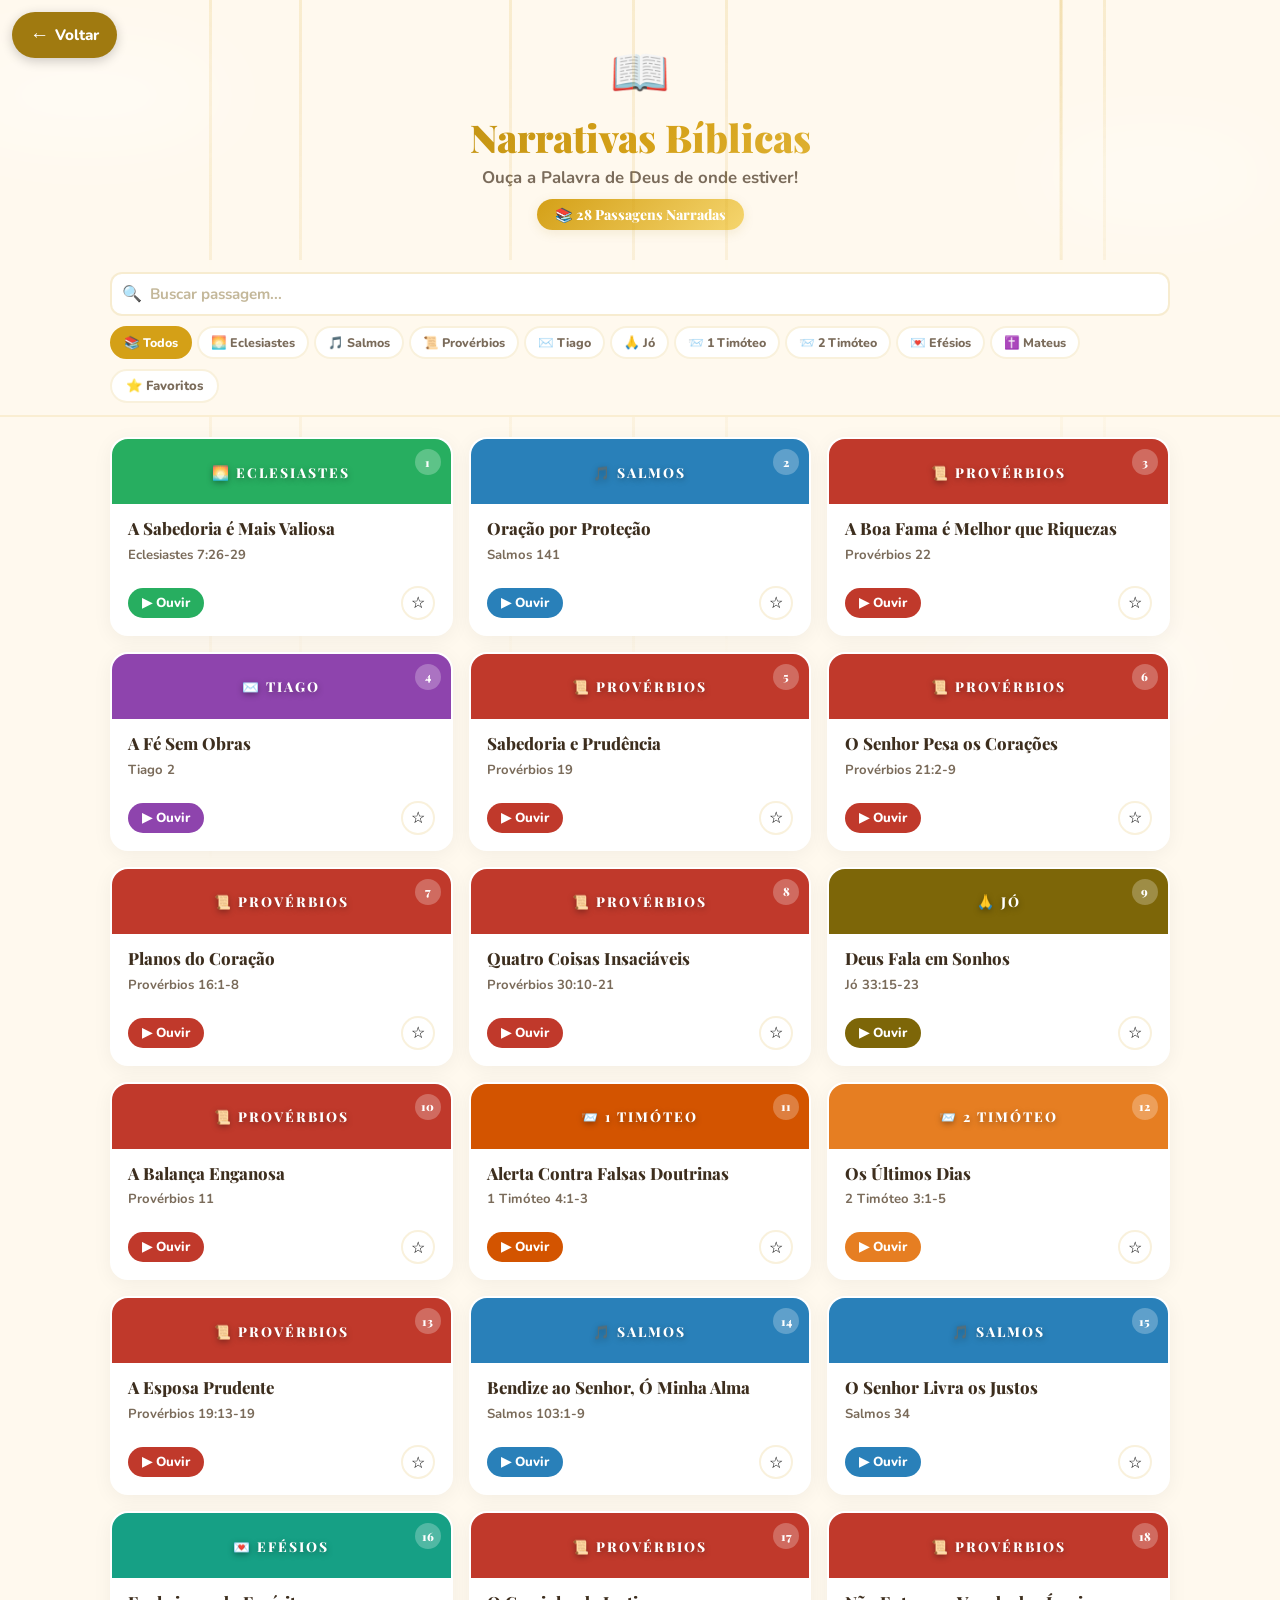
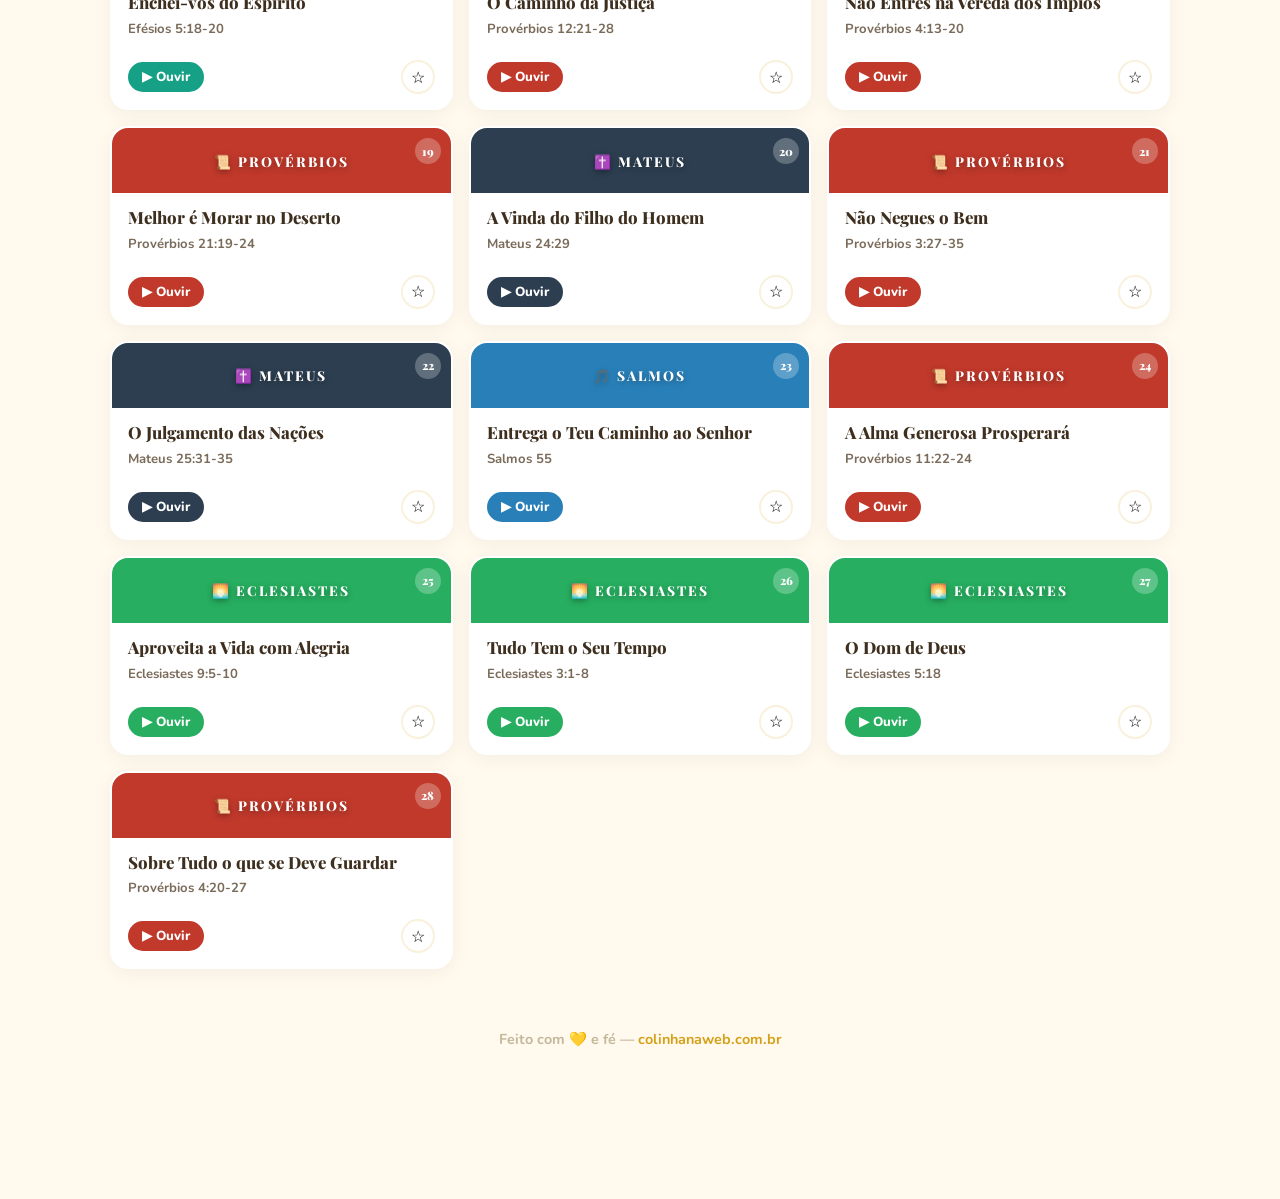
<file: producoes/narrativas-biblicas.html>
<!DOCTYPE html>
<html lang="pt-BR">
<head>
    <meta charset="UTF-8">
    <meta name="viewport" content="width=device-width, initial-scale=1.0">
    <title>📖 Narrativas Bíblicas — Colinha na Web</title>
    <link href="https://fonts.googleapis.com/css2?family=Playfair+Display:wght@700;800;900&family=Nunito:wght@400;600;700;800&display=swap" rel="stylesheet">
    <style>
        :root {
            --gold: #D4A017;
            --gold-light: #F5D56E;
            --gold-dark: #A07A10;
            --cream: #FFF9EE;
            --cream-dark: #F5EDD6;
            --sky: #E8F0FE;
            --sky-blue: #B8D4F0;
            --white: #FFFFFF;
            --text: #3D2E1E;
            --text-light: #7A6B5A;
            --shadow: rgba(160,122,16,0.12);

            /* Cores por livro */
            --prov: #C0392B;
            --salm: #2980B9;
            --ecle: #27AE60;
            --tiago: #8E44AD;
            --tim1: #D35400;
            --tim2: #E67E22;
            --efes: #16A085;
            --mate: #2C3E50;
            --jo: #7D6608;
        }

        * { margin: 0; padding: 0; box-sizing: border-box; }

        body {
            font-family: 'Nunito', sans-serif;
            background: var(--cream);
            color: var(--text);
            min-height: 100vh;
            overflow-x: hidden;
            padding-bottom: 120px; /* espaço pro player fixo */
        }

        /* ====== FUNDO CELESTIAL ====== */
        .celestial-bg {
            position: fixed;
            top: 0; left: 0;
            width: 100%; height: 100%;
            pointer-events: none;
            z-index: 0;
            overflow: hidden;
        }

        .light-ray {
            position: absolute;
            width: 3px;
            background: linear-gradient(to bottom, rgba(212,160,23,0.15), transparent);
            top: 0;
            animation: rayShimmer 6s ease-in-out infinite;
        }

        @keyframes rayShimmer {
            0%,100% { opacity: 0.3; transform: scaleY(1); }
            50% { opacity: 0.7; transform: scaleY(1.1); }
        }

        .cloud {
            position: absolute;
            border-radius: 50%;
            background: rgba(255,255,255,0.4);
            filter: blur(40px);
            animation: cloudFloat 20s ease-in-out infinite;
        }

        @keyframes cloudFloat {
            0%,100% { transform: translateX(0); }
            50% { transform: translateX(30px); }
        }

        /* ====== CONTAINER ====== */
        .container {
            max-width: 1100px;
            margin: 0 auto;
            padding: 0 20px;
            position: relative;
            z-index: 1;
        }

        /* ====== HEADER ====== */
        .header {
            text-align: center;
            padding: 40px 20px 30px;
            animation: fadeDown 0.8s ease-out;
        }

        @keyframes fadeDown {
            from { opacity: 0; transform: translateY(-30px); }
            to { opacity: 1; transform: translateY(0); }
        }

        .header-icon { font-size: 3em; display: block; margin-bottom: 8px; }

        .header h1 {
            font-family: 'Playfair Display', serif;
            font-size: 2.4em;
            font-weight: 900;
            background: linear-gradient(135deg, var(--gold-dark), var(--gold), var(--gold-light));
            -webkit-background-clip: text;
            -webkit-text-fill-color: transparent;
            background-clip: text;
            line-height: 1.2;
            margin-bottom: 6px;
        }

        .header-sub {
            font-size: 1.05em;
            color: var(--text-light);
            font-weight: 700;
        }

        .header-count {
            display: inline-block;
            margin-top: 10px;
            padding: 6px 18px;
            background: linear-gradient(135deg, var(--gold), var(--gold-light));
            color: white;
            font-family: 'Playfair Display', serif;
            font-weight: 800;
            font-size: 0.88em;
            border-radius: 50px;
            box-shadow: 0 3px 12px var(--shadow);
        }

        /* ====== TOOLBAR ====== */
        .toolbar {
            position: sticky;
            top: 0;
            z-index: 20;
            background: rgba(255,249,238,0.92);
            backdrop-filter: blur(12px);
            border-bottom: 2px solid rgba(212,160,23,0.12);
            padding: 12px 0;
            margin-bottom: 20px;
        }

        .toolbar-inner {
            max-width: 1100px;
            margin: 0 auto;
            padding: 0 20px;
            display: flex;
            gap: 10px;
            align-items: center;
            flex-wrap: wrap;
        }

        .search-box {
            flex: 1;
            min-width: 200px;
            position: relative;
        }

        .search-box input {
            width: 100%;
            padding: 10px 14px 10px 38px;
            border: 2px solid rgba(212,160,23,0.2);
            border-radius: 12px;
            font-family: 'Nunito', sans-serif;
            font-size: 0.95em;
            font-weight: 700;
            background: white;
            color: var(--text);
            outline: none;
            transition: all 0.3s;
        }

        .search-box input:focus { border-color: var(--gold); box-shadow: 0 0 12px var(--shadow); }
        .search-box input::placeholder { color: #C4B89A; }

        .search-box::before {
            content: '🔍';
            position: absolute;
            left: 12px;
            top: 50%;
            transform: translateY(-50%);
            font-size: 1em;
            pointer-events: none;
        }

        .filter-btns {
            display: flex;
            gap: 5px;
            flex-wrap: wrap;
        }

        .fbtn {
            padding: 6px 12px;
            border-radius: 50px;
            border: 2px solid rgba(212,160,23,0.15);
            background: white;
            font-family: 'Nunito', sans-serif;
            font-size: 0.78em;
            font-weight: 800;
            color: var(--text-light);
            cursor: pointer;
            transition: all 0.3s;
            white-space: nowrap;
        }

        .fbtn:hover { border-color: var(--gold); color: var(--gold); transform: translateY(-1px); }
        .fbtn.active { background: var(--gold); color: white; border-color: var(--gold); }

        .fav-toggle {
            padding: 6px 14px;
            border-radius: 50px;
            border: 2px solid rgba(212,160,23,0.15);
            background: white;
            font-size: 0.82em;
            font-weight: 800;
            cursor: pointer;
            transition: all 0.3s;
            font-family: 'Nunito', sans-serif;
            color: var(--text-light);
        }

        .fav-toggle.active { background: #FFF0D0; border-color: var(--gold); color: var(--gold-dark); }

        /* ====== GRID DE CARDS ====== */
        .cards-grid {
            display: grid;
            grid-template-columns: repeat(auto-fill, minmax(260px, 1fr));
            gap: 16px;
            padding-bottom: 30px;
        }

        .audio-card {
            background: white;
            border-radius: 18px;
            overflow: hidden;
            box-shadow: 0 4px 20px rgba(0,0,0,0.05);
            cursor: pointer;
            transition: all 0.3s ease;
            animation: cardIn 0.5s ease-out both;
            border: 2px solid transparent;
            position: relative;
        }

        .audio-card:hover { transform: translateY(-4px); box-shadow: 0 8px 30px var(--shadow); }
        .audio-card.playing { border-color: var(--gold); box-shadow: 0 0 25px var(--shadow); }

        @keyframes cardIn {
            from { opacity: 0; transform: translateY(15px); }
            to { opacity: 1; transform: translateY(0); }
        }

        .card-banner {
            height: 65px;
            display: flex;
            align-items: center;
            justify-content: center;
            position: relative;
            overflow: hidden;
        }

        .card-banner-text {
            font-family: 'Playfair Display', serif;
            font-weight: 800;
            font-size: 0.85em;
            color: white;
            text-transform: uppercase;
            letter-spacing: 2px;
            z-index: 1;
            text-shadow: 0 2px 6px rgba(0,0,0,0.35);
        }

        .card-num {
            position: absolute;
            right: 10px;
            top: 10px;
            width: 26px; height: 26px;
            border-radius: 50%;
            background: rgba(255,255,255,0.25);
            color: white;
            font-family: 'Playfair Display', serif;
            font-weight: 900;
            font-size: 0.72em;
            display: flex;
            align-items: center;
            justify-content: center;
            z-index: 1;
        }

        .card-body { padding: 14px 16px; }

        .card-title-text {
            font-family: 'Playfair Display', serif;
            font-weight: 800;
            font-size: 1.05em;
            color: var(--text);
            line-height: 1.3;
            margin-bottom: 6px;
        }

        .card-ref {
            font-size: 0.82em;
            color: var(--text-light);
            font-weight: 700;
        }

        .card-actions {
            display: flex;
            align-items: center;
            justify-content: space-between;
            padding: 8px 16px 14px;
        }

        .card-play-btn {
            display: flex;
            align-items: center;
            gap: 6px;
            padding: 6px 14px;
            border-radius: 50px;
            border: none;
            font-family: 'Nunito', sans-serif;
            font-size: 0.82em;
            font-weight: 800;
            cursor: pointer;
            transition: all 0.3s;
            color: white;
        }

        .card-play-btn:hover { transform: scale(1.05); filter: brightness(1.1); }

        .card-fav-btn {
            width: 34px; height: 34px;
            border-radius: 50%;
            border: 2px solid rgba(212,160,23,0.15);
            background: white;
            font-size: 1em;
            cursor: pointer;
            display: flex;
            align-items: center;
            justify-content: center;
            transition: all 0.3s;
        }

        .card-fav-btn:hover { border-color: var(--gold); transform: scale(1.1); }
        .card-fav-btn.faved { background: #FFF0D0; border-color: var(--gold); }

        .playing-indicator {
            position: absolute;
            top: 50%;
            left: 50%;
            transform: translate(-50%, -50%);
            z-index: 2;
            display: none;
        }

        .audio-card.playing .playing-indicator { display: flex; gap: 3px; align-items: flex-end; }

        .eq-bar {
            width: 4px;
            border-radius: 2px;
            background: white;
            animation: eqPulse 0.8s ease-in-out infinite;
        }

        .eq-bar:nth-child(1) { height: 14px; animation-delay: 0s; }
        .eq-bar:nth-child(2) { height: 20px; animation-delay: 0.15s; }
        .eq-bar:nth-child(3) { height: 10px; animation-delay: 0.3s; }
        .eq-bar:nth-child(4) { height: 16px; animation-delay: 0.1s; }

        @keyframes eqPulse {
            0%,100% { transform: scaleY(0.4); }
            50% { transform: scaleY(1); }
        }

        /* ====== NO RESULTS ====== */
        .no-results {
            text-align: center;
            padding: 50px 20px;
            color: var(--text-light);
            font-weight: 700;
            font-size: 1.1em;
            grid-column: 1 / -1;
        }

        /* ====== PLAYER FIXO ====== */
        .player-bar {
            position: fixed;
            bottom: 0; left: 0;
            width: 100%;
            z-index: 50;
            background: rgba(255,255,255,0.96);
            backdrop-filter: blur(16px);
            border-top: 2px solid rgba(212,160,23,0.15);
            box-shadow: 0 -4px 30px rgba(0,0,0,0.08);
            display: none;
        }

        .player-bar.visible { display: block; }

        .progress-bar-container {
            width: 100%;
            height: 5px;
            background: var(--cream-dark);
            cursor: pointer;
            position: relative;
        }

        .progress-bar-fill {
            height: 100%;
            background: linear-gradient(90deg, var(--gold), var(--gold-light));
            width: 0%;
            border-radius: 0 3px 3px 0;
            transition: width 0.2s linear;
        }

        .player-inner {
            max-width: 1100px;
            margin: 0 auto;
            padding: 10px 20px;
            display: flex;
            align-items: center;
            gap: 14px;
        }

        .player-info {
            flex: 1;
            min-width: 0;
        }

        .player-title {
            font-family: 'Playfair Display', serif;
            font-weight: 800;
            font-size: 0.95em;
            color: var(--text);
            white-space: nowrap;
            overflow: hidden;
            text-overflow: ellipsis;
        }

        .player-ref {
            font-size: 0.78em;
            color: var(--text-light);
            font-weight: 700;
        }

        .player-controls {
            display: flex;
            align-items: center;
            gap: 8px;
        }

        .pc-btn {
            width: 38px; height: 38px;
            border-radius: 50%;
            border: none;
            background: transparent;
            font-size: 1.2em;
            cursor: pointer;
            display: flex;
            align-items: center;
            justify-content: center;
            transition: all 0.2s;
            color: var(--text);
        }

        .pc-btn:hover { background: var(--cream-dark); transform: scale(1.1); }

        .pc-btn-main {
            width: 48px; height: 48px;
            border-radius: 50%;
            border: none;
            background: linear-gradient(135deg, var(--gold), var(--gold-light));
            color: white;
            font-size: 1.4em;
            cursor: pointer;
            display: flex;
            align-items: center;
            justify-content: center;
            transition: all 0.2s;
            box-shadow: 0 3px 12px var(--shadow);
        }

        .pc-btn-main:hover { transform: scale(1.08); filter: brightness(1.1); }

        .player-time {
            font-family: 'Nunito', sans-serif;
            font-size: 0.75em;
            font-weight: 700;
            color: var(--text-light);
            white-space: nowrap;
        }

        /* ====== FOOTER ====== */
        .footer {
            text-align: center;
            padding: 30px 20px;
            color: #C4B89A;
            font-weight: 700;
            font-size: 0.9em;
        }

        .footer a { color: var(--gold); text-decoration: none; }

        /* ====== RESPONSIVO ====== */
        @media (max-width: 600px) {
            .header h1 { font-size: 1.8em; }
            .cards-grid { grid-template-columns: 1fr; }
            .player-inner { gap: 10px; padding: 8px 12px; }
            .player-title { font-size: 0.85em; }
            .pc-btn { width: 32px; height: 32px; font-size: 1em; }
            .pc-btn-main { width: 42px; height: 42px; font-size: 1.2em; }
            .toolbar-inner { flex-direction: column; }
            .filter-btns { justify-content: center; }
        }

        /* Botão Voltar — Colinha na Web */
        .btn-voltar {
            position: fixed;
            top: 12px;
            left: 12px;
            z-index: 9999;
            display: flex;
            align-items: center;
            gap: 6px;
            background: var(--gold-dark);
            color: white;
            font-family: 'Nunito', sans-serif;
            font-size: 0.95rem;
            font-weight: 800;
            text-decoration: none;
            padding: 10px 18px;
            border-radius: 50px;
            box-shadow: 0 3px 12px rgba(0,0,0,0.2);
            transition: transform 0.2s, box-shadow 0.2s;
            min-height: 44px;
            min-width: 44px;
        }
        .btn-voltar:hover { transform: scale(1.05); }
        .btn-voltar:active { transform: scale(0.97); }
        .btn-voltar-seta { font-size: 1.2rem; }
        @media (max-width: 480px) {
            .btn-voltar { font-size: 0.85rem; padding: 8px 14px; }
        }
    </style>
</head>
<body>

<a href="../index.html" class="btn-voltar">
    <span class="btn-voltar-seta">&#8592;</span>
    <span>Voltar</span>
</a>

<!-- FUNDO CELESTIAL -->
<div class="celestial-bg" id="celestialBg"></div>

<!-- HEADER -->
<div class="header">
    <span class="header-icon">📖</span>
    <h1>Narrativas Bíblicas</h1>
    <p class="header-sub">Ouça a Palavra de Deus de onde estiver!</p>
    <span class="header-count">📚 28 Passagens Narradas</span>
</div>

<!-- TOOLBAR -->
<div class="toolbar">
    <div class="toolbar-inner">
        <div class="search-box">
            <input type="text" id="searchInput" placeholder="Buscar passagem..." oninput="filterCards()">
        </div>
        <div class="filter-btns" id="filterBtns"></div>
        <button class="fav-toggle" id="favToggle" onclick="toggleFavFilter()">⭐ Favoritos</button>
    </div>
</div>

<!-- GRID DE CARDS -->
<div class="container">
    <div class="cards-grid" id="cardsGrid"></div>
    <div class="footer">
        Feito com 💛 e fé — <a href="https://colinhanaweb.com.br">colinhanaweb.com.br</a>
    </div>
</div>

<!-- PLAYER FIXO -->
<div class="player-bar" id="playerBar">
    <div class="progress-bar-container" id="progressContainer" onclick="seekAudio(event)">
        <div class="progress-bar-fill" id="progressFill"></div>
    </div>
    <div class="player-inner">
        <div class="player-info">
            <div class="player-title" id="playerTitle">—</div>
            <div class="player-ref" id="playerRef">Selecione uma passagem</div>
        </div>
        <div class="player-controls">
            <button class="pc-btn" onclick="prevTrack()" title="Anterior">⏮</button>
            <button class="pc-btn-main" id="playPauseBtn" onclick="togglePlayPause()">▶</button>
            <button class="pc-btn" onclick="nextTrack()" title="Próxima">⏭</button>
        </div>
        <div class="player-time">
            <span id="timeCurrent">0:00</span> / <span id="timeTotal">0:00</span>
        </div>
    </div>
</div>

<script>
// ====== DADOS DAS 28 PASSAGENS ======
// Os caminhos de áudio serão ajustados pelo Claude Code no deploy
var passages = [
    {id:1,  book:'Eclesiastes', ref:'7:26-29',    title:'A Sabedoria é Mais Valiosa',      color:'var(--ecle)',  file:'01-eclesiastes-7-26-29.mp3'},
    {id:2,  book:'Salmos',      ref:'141',         title:'Oração por Proteção',             color:'var(--salm)',  file:'02-salmo-141.mp3'},
    {id:3,  book:'Provérbios',  ref:'22',          title:'A Boa Fama é Melhor que Riquezas', color:'var(--prov)', file:'03-proverbios-22.mp3'},
    {id:4,  book:'Tiago',       ref:'2',           title:'A Fé Sem Obras',                  color:'var(--tiago)', file:'04-tiago-2.mp3'},
    {id:5,  book:'Provérbios',  ref:'19',          title:'Sabedoria e Prudência',           color:'var(--prov)',  file:'05-proverbios-19.mp3'},
    {id:6,  book:'Provérbios',  ref:'21:2-9',      title:'O Senhor Pesa os Corações',       color:'var(--prov)',  file:'06-proverbios-21-2-9.mp3'},
    {id:7,  book:'Provérbios',  ref:'16:1-8',      title:'Planos do Coração',               color:'var(--prov)',  file:'07-proverbios-16-1-8.mp3'},
    {id:8,  book:'Provérbios',  ref:'30:10-21',    title:'Quatro Coisas Insaciáveis',       color:'var(--prov)',  file:'08-proverbios-30-10-21.mp3'},
    {id:9,  book:'Jó',          ref:'33:15-23',    title:'Deus Fala em Sonhos',              color:'var(--jo)',    file:'09-jo-33-15-23.mp3'},
    {id:10, book:'Provérbios',  ref:'11',          title:'A Balança Enganosa',               color:'var(--prov)',  file:'10-proverbios-11.mp3'},
    {id:11, book:'1 Timóteo',   ref:'4:1-3',       title:'Alerta Contra Falsas Doutrinas',   color:'var(--tim1)',  file:'11-1timoteo-4-1-3.mp3'},
    {id:12, book:'2 Timóteo',   ref:'3:1-5',       title:'Os Últimos Dias',                  color:'var(--tim2)',  file:'12-2timoteo-3-1-5.mp3'},
    {id:13, book:'Provérbios',  ref:'19:13-19',    title:'A Esposa Prudente',                color:'var(--prov)',  file:'13-proverbios-19-13-19.mp3'},
    {id:14, book:'Salmos',      ref:'103:1-9',     title:'Bendize ao Senhor, Ó Minha Alma',  color:'var(--salm)',  file:'14-salmo-103-1-9.mp3'},
    {id:15, book:'Salmos',      ref:'34',          title:'O Senhor Livra os Justos',          color:'var(--salm)',  file:'15-salmo-34.mp3'},
    {id:16, book:'Efésios',     ref:'5:18-20',     title:'Enchei-vos do Espírito',            color:'var(--efes)',  file:'16-efesios-5-18-20.mp3'},
    {id:17, book:'Provérbios',  ref:'12:21-28',    title:'O Caminho da Justiça',              color:'var(--prov)',  file:'17-proverbios-12-21-28.mp3'},
    {id:18, book:'Provérbios',  ref:'4:13-20',     title:'Não Entres na Vereda dos Ímpios',   color:'var(--prov)',  file:'18-proverbios-4-13-20.mp3'},
    {id:19, book:'Provérbios',  ref:'21:19-24',    title:'Melhor é Morar no Deserto',          color:'var(--prov)', file:'19-proverbios-21-19-24.mp3'},
    {id:20, book:'Mateus',      ref:'24:29',       title:'A Vinda do Filho do Homem',          color:'var(--mate)', file:'20-mateus-24-29.mp3'},
    {id:21, book:'Provérbios',  ref:'3:27-35',     title:'Não Negues o Bem',                   color:'var(--prov)', file:'21-proverbios-3-27-35.mp3'},
    {id:22, book:'Mateus',      ref:'25:31-35',    title:'O Julgamento das Nações',             color:'var(--mate)', file:'22-mateus-25-31-35.mp3'},
    {id:23, book:'Salmos',      ref:'55',          title:'Entrega o Teu Caminho ao Senhor',     color:'var(--salm)', file:'23-salmo-55.mp3'},
    {id:24, book:'Provérbios',  ref:'11:22-24',    title:'A Alma Generosa Prosperará',          color:'var(--prov)', file:'24-proverbios-11-22-24.mp3'},
    {id:25, book:'Eclesiastes', ref:'9:5-10',      title:'Aproveita a Vida com Alegria',        color:'var(--ecle)', file:'25-eclesiastes-9-5-10.mp3'},
    {id:26, book:'Eclesiastes', ref:'3:1-8',       title:'Tudo Tem o Seu Tempo',                color:'var(--ecle)', file:'26-eclesiastes-3-1-8.mp3'},
    {id:27, book:'Eclesiastes', ref:'5:18',        title:'O Dom de Deus',                       color:'var(--ecle)', file:'27-eclesiastes-5-18.mp3'},
    {id:28, book:'Provérbios',  ref:'4:20-27',     title:'Sobre Tudo o que se Deve Guardar',    color:'var(--prov)', file:'28-proverbios-4-20-27.mp3'}
];

// Emojis por livro
var bookEmojis = {
    'Provérbios':'📜','Salmos':'🎵','Eclesiastes':'🌅','Tiago':'✉️',
    '1 Timóteo':'📨','2 Timóteo':'📨','Efésios':'💌','Mateus':'✝️','Jó':'🙏'
};

// ====== ESTADO ======
var favorites = {};
var currentTrack = -1;
var isPlaying = false;
var showFavsOnly = false;
var activeFilter = 'Todos';
var audio = new Audio();

// ====== INICIALIZAÇÃO ======
function init() {
    buildCelestialBg();
    buildFilterButtons();
    buildCards();
    setupAudioEvents();
}

// ====== FUNDO CELESTIAL ======
function buildCelestialBg() {
    var bg = document.getElementById('celestialBg');
    var html = '';
    // Raios de luz
    for (var i = 0; i < 8; i++) {
        var left = 10 + Math.random() * 80;
        var height = 40 + Math.random() * 60;
        var delay = Math.random() * 6;
        html += '<div class="light-ray" style="left:'+left+'%;height:'+height+'%;animation-delay:'+delay+'s;"></div>';
    }
    // Nuvens
    var cloudConfigs = [
        {w:300,h:100,top:'5%',left:'-5%',delay:'0s'},
        {w:250,h:80,top:'15%',right:'0%',delay:'5s'},
        {w:200,h:70,top:'60%',left:'10%',delay:'10s'},
        {w:280,h:90,top:'70%',right:'5%',delay:'3s'}
    ];
    cloudConfigs.forEach(function(c){
        var pos = c.left ? 'left:'+c.left : 'right:'+c.right;
        html += '<div class="cloud" style="width:'+c.w+'px;height:'+c.h+'px;top:'+c.top+';'+pos+';animation-delay:'+c.delay+';"></div>';
    });
    bg.innerHTML = html;
}

// ====== FILTROS POR LIVRO ======
function buildFilterButtons() {
    var books = ['Todos'];
    passages.forEach(function(p) { if (books.indexOf(p.book) === -1) books.push(p.book); });

    var container = document.getElementById('filterBtns');
    var html = '';
    books.forEach(function(b) {
        var cls = b === 'Todos' ? 'fbtn active' : 'fbtn';
        var emoji = b === 'Todos' ? '📚 ' : (bookEmojis[b] || '📖') + ' ';
        html += '<button class="'+cls+'" data-book="'+b+'" onclick="setFilter(\''+b+'\',this)">'+emoji+b+'</button>';
    });
    container.innerHTML = html;
}

// ====== CARDS ======
function buildCards() {
    var grid = document.getElementById('cardsGrid');
    var search = document.getElementById('searchInput').value.toLowerCase();
    var html = '';
    var visibleCount = 0;

    passages.forEach(function(p, idx) {
        // Filtros
        if (activeFilter !== 'Todos' && p.book !== activeFilter) return;
        if (showFavsOnly && !favorites[p.id]) return;
        var searchStr = (p.book + ' ' + p.ref + ' ' + p.title).toLowerCase();
        if (search && searchStr.indexOf(search) === -1) return;

        visibleCount++;
        var delay = visibleCount * 0.04;
        var isFav = favorites[p.id] ? 'faved' : '';
        var isActive = currentTrack === idx ? 'playing' : '';

        html += '<div class="audio-card '+isActive+'" id="card-'+idx+'" style="animation-delay:'+delay+'s" onclick="playTrack('+idx+')">';
        html += '<div class="card-banner" style="background:'+p.color+';">';
        html += '<div class="playing-indicator"><div class="eq-bar"></div><div class="eq-bar"></div><div class="eq-bar"></div><div class="eq-bar"></div></div>';
        html += '<span class="card-banner-text">'+(bookEmojis[p.book]||'📖')+' '+p.book+'</span>';
        html += '<span class="card-num">'+p.id+'</span>';
        html += '</div>';
        html += '<div class="card-body">';
        html += '<div class="card-title-text">'+p.title+'</div>';
        html += '<div class="card-ref">'+p.book+' '+p.ref+'</div>';
        html += '</div>';
        html += '<div class="card-actions">';
        html += '<button class="card-play-btn" style="background:'+p.color+';" onclick="event.stopPropagation(); playTrack('+idx+');">'+(currentTrack===idx && isPlaying ? '⏸ Pausar' : '▶ Ouvir')+'</button>';
        html += '<button class="card-fav-btn '+isFav+'" onclick="event.stopPropagation(); toggleFav('+p.id+');">'+(favorites[p.id] ? '⭐' : '☆')+'</button>';
        html += '</div></div>';
    });

    if (visibleCount === 0) {
        html = '<div class="no-results">😔 Nenhuma passagem encontrada.</div>';
    }

    grid.innerHTML = html;
}

// ====== FILTRO ======
function setFilter(book, btn) {
    activeFilter = book;
    document.querySelectorAll('.fbtn').forEach(function(b){ b.classList.remove('active'); });
    btn.classList.add('active');
    buildCards();
}

function filterCards() { buildCards(); }

function toggleFavFilter() {
    showFavsOnly = !showFavsOnly;
    var btn = document.getElementById('favToggle');
    if (showFavsOnly) btn.classList.add('active');
    else btn.classList.remove('active');
    buildCards();
}

// ====== FAVORITOS ======
function toggleFav(id) {
    if (favorites[id]) delete favorites[id];
    else favorites[id] = true;
    buildCards();
}

// ====== PLAYER ======
function playTrack(idx) {
    var bar = document.getElementById('playerBar');

    if (currentTrack === idx && isPlaying) {
        audio.pause();
        isPlaying = false;
        updatePlayBtn();
        buildCards();
        return;
    }

    if (currentTrack === idx && !isPlaying) {
        audio.play();
        isPlaying = true;
        updatePlayBtn();
        buildCards();
        return;
    }

    currentTrack = idx;
    var p = passages[idx];
    // Caminho do áudio — Claude Code vai ajustar isso no deploy
    audio.src = 'audio/' + p.file;
    audio.play().catch(function(){});
    isPlaying = true;

    document.getElementById('playerTitle').textContent = p.title;
    document.getElementById('playerRef').textContent = p.book + ' ' + p.ref;
    bar.classList.add('visible');

    updatePlayBtn();
    buildCards();
}

function togglePlayPause() {
    if (currentTrack === -1) return;
    if (isPlaying) { audio.pause(); isPlaying = false; }
    else { audio.play(); isPlaying = true; }
    updatePlayBtn();
    buildCards();
}

function updatePlayBtn() {
    document.getElementById('playPauseBtn').textContent = isPlaying ? '⏸' : '▶';
}

function prevTrack() {
    if (currentTrack <= 0) playTrack(passages.length - 1);
    else playTrack(currentTrack - 1);
}

function nextTrack() {
    if (currentTrack >= passages.length - 1) playTrack(0);
    else playTrack(currentTrack + 1);
}

function seekAudio(e) {
    if (!audio.duration) return;
    var rect = document.getElementById('progressContainer').getBoundingClientRect();
    var pct = (e.clientX - rect.left) / rect.width;
    audio.currentTime = pct * audio.duration;
}

function formatTime(s) {
    if (isNaN(s)) return '0:00';
    var m = Math.floor(s / 60);
    var sec = Math.floor(s % 60);
    return m + ':' + (sec < 10 ? '0' : '') + sec;
}

// ====== EVENTOS DO ÁUDIO ======
function setupAudioEvents() {
    audio.addEventListener('timeupdate', function() {
        if (!audio.duration) return;
        var pct = (audio.currentTime / audio.duration) * 100;
        document.getElementById('progressFill').style.width = pct + '%';
        document.getElementById('timeCurrent').textContent = formatTime(audio.currentTime);
    });

    audio.addEventListener('loadedmetadata', function() {
        document.getElementById('timeTotal').textContent = formatTime(audio.duration);
    });

    audio.addEventListener('ended', function() {
        // Auto-play próxima faixa (playlist)
        nextTrack();
    });

    audio.addEventListener('pause', function() {
        isPlaying = false;
        updatePlayBtn();
    });

    audio.addEventListener('play', function() {
        isPlaying = true;
        updatePlayBtn();
    });
}

// ====== INICIAR ======
init();
</script>

</body>
</html>
</file>
<file: style.css>
/* ===== VARIÁVEIS ===== */
:root {
    --cor-primaria: #6C5CE7;
    --cor-secundaria: #00B894;
    --cor-destaque: #FF6B35;
    --cor-rosa: #E84393;
    --cor-amarelo: #FFD93D;
    --cor-azul: #0984E3;

    --bg-principal: #F8F9FF;
    --bg-card: #FFFFFF;
    --bg-header: #6C5CE7;

    --texto-escuro: #2D3436;
    --texto-medio: #636E72;
    --texto-claro: #B2BEC3;

    --sombra-card: 0 4px 20px rgba(108, 92, 231, 0.1);
    --sombra-card-hover: 0 8px 40px rgba(108, 92, 231, 0.2);

    --raio-borda: 16px;
    --raio-borda-sm: 8px;
    --raio-borda-tag: 20px;

    --transicao: 0.3s ease;

    --max-largura: 1100px;
}

/* ===== RESET ===== */
*,
*::before,
*::after {
    margin: 0;
    padding: 0;
    box-sizing: border-box;
}

/* ===== BASE ===== */
body {
    font-family: 'Nunito', sans-serif;
    background: var(--bg-principal);
    color: var(--texto-escuro);
    min-height: 100vh;
    overflow-x: hidden;
    line-height: 1.6;
}

/* ===== HEADER ===== */
.header {
    background: var(--bg-header);
    color: white;
    padding: 1rem 1.5rem;
    position: sticky;
    top: 0;
    z-index: 100;
    box-shadow: 0 2px 20px rgba(108, 92, 231, 0.3);
}

.header-content {
    max-width: var(--max-largura);
    margin: 0 auto;
    display: flex;
    align-items: center;
    justify-content: space-between;
    flex-wrap: wrap;
    gap: 0.5rem;
}

.logo {
    display: flex;
    align-items: center;
    gap: 0.6rem;
}

.logo-icon {
    font-size: 1.8rem;
}

.logo-text {
    font-family: 'Fredoka One', cursive;
    font-size: 1.5rem;
    letter-spacing: 0.5px;
}

.header-nav {
    display: flex;
    align-items: center;
    gap: 1rem;
}

.tagline {
    font-size: 0.9rem;
    opacity: 0.85;
    font-weight: 600;
}

.header-termos-btn {
    font-family: 'Nunito', sans-serif;
    font-size: 0.75rem;
    font-weight: 700;
    color: white;
    background: rgba(255, 255, 255, 0.15);
    border: 1px solid rgba(255, 255, 255, 0.3);
    padding: 0.3rem 0.8rem;
    border-radius: 20px;
    text-decoration: none;
    transition: 0.3s ease;
    white-space: nowrap;
}

.header-termos-btn:hover {
    background: rgba(255, 255, 255, 0.25);
    border-color: rgba(255, 255, 255, 0.5);
}

/* ===== HERO ===== */
.hero {
    position: relative;
    background: linear-gradient(135deg, var(--cor-primaria) 0%, #a29bfe 100%);
    color: white;
    padding: 3rem 1.5rem 3.5rem;
    text-align: center;
    overflow: hidden;
}

.hero-content {
    position: relative;
    z-index: 2;
    max-width: var(--max-largura);
    margin: 0 auto;
}

.hero-title {
    font-family: 'Fredoka One', cursive;
    font-size: 2.5rem;
    margin-bottom: 1rem;
    text-shadow: 2px 2px 0 rgba(0, 0, 0, 0.1);
}

.hero-description {
    font-size: 1.15rem;
    max-width: 600px;
    margin: 0 auto 2rem;
    opacity: 0.95;
    line-height: 1.7;
}

.hero-stats {
    display: flex;
    justify-content: center;
    gap: 2.5rem;
    flex-wrap: wrap;
}

.stat {
    display: flex;
    flex-direction: column;
    align-items: center;
}

.stat-number {
    font-family: 'Fredoka One', cursive;
    font-size: 2rem;
    line-height: 1;
}

.stat-label {
    font-size: 0.85rem;
    opacity: 0.8;
    font-weight: 600;
    margin-top: 0.25rem;
}

/* Emojis flutuantes no hero */
.hero-decoration {
    position: absolute;
    top: 0;
    left: 0;
    width: 100%;
    height: 100%;
    pointer-events: none;
    z-index: 1;
}

.floating-emoji {
    position: absolute;
    font-size: 2rem;
    left: var(--x);
    top: var(--y);
    animation: float 4s ease-in-out infinite;
    animation-delay: var(--delay);
    opacity: 0.3;
}

@keyframes float {
    0%, 100% { transform: translateY(0) rotate(0deg); }
    50% { transform: translateY(-15px) rotate(10deg); }
}

/* ===== FILTROS ===== */
.filters {
    padding: 1.5rem;
    background: var(--bg-principal);
    position: sticky;
    top: 60px;
    z-index: 50;
}

.filters-content {
    max-width: var(--max-largura);
    margin: 0 auto;
    display: flex;
    gap: 0.6rem;
    flex-wrap: wrap;
    justify-content: center;
}

.filter-btn {
    font-family: 'Nunito', sans-serif;
    font-size: 0.9rem;
    font-weight: 700;
    padding: 0.5rem 1.2rem;
    border: 2px solid var(--cor-primaria);
    border-radius: var(--raio-borda-tag);
    background: transparent;
    color: var(--cor-primaria);
    cursor: pointer;
    transition: var(--transicao);
}

.filter-btn:hover {
    background: rgba(108, 92, 231, 0.1);
}

.filter-btn.active {
    background: var(--cor-primaria);
    color: white;
}

/* ===== GALERIA ===== */
.gallery {
    padding: 1rem 1.5rem 3rem;
    max-width: var(--max-largura);
    margin: 0 auto;
}

.gallery-grid {
    display: grid;
    grid-template-columns: repeat(auto-fill, minmax(300px, 1fr));
    gap: 1.5rem;
}

/* ===== CARD ===== */
.card {
    background: var(--bg-card);
    border-radius: var(--raio-borda);
    box-shadow: var(--sombra-card);
    overflow: hidden;
    text-decoration: none;
    color: inherit;
    display: flex;
    flex-direction: column;
    transition: transform var(--transicao), box-shadow var(--transicao);
    opacity: 0;
    transform: translateY(20px);
    animation: cardEntrada 0.5s ease forwards;
}

.card:nth-child(1) { animation-delay: 0.1s; }
.card:nth-child(2) { animation-delay: 0.2s; }
.card:nth-child(3) { animation-delay: 0.3s; }
.card:nth-child(4) { animation-delay: 0.4s; }
.card:nth-child(5) { animation-delay: 0.5s; }
.card:nth-child(6) { animation-delay: 0.6s; }

@keyframes cardEntrada {
    to {
        opacity: 1;
        transform: translateY(0);
    }
}

.card:hover {
    transform: translateY(-6px);
    box-shadow: var(--sombra-card-hover);
}

.card.hidden {
    display: none;
}

/* Card Thumbnail */
.card-thumbnail {
    width: 100%;
    aspect-ratio: 16 / 9;
    overflow: hidden;
}

.card-thumbnail img {
    width: 100%;
    height: 100%;
    object-fit: cover;
}

.card-thumbnail-placeholder {
    width: 100%;
    height: 100%;
    display: flex;
    align-items: center;
    justify-content: center;
}

.card-thumbnail-emoji {
    font-size: 4rem;
    filter: drop-shadow(0 4px 8px rgba(0, 0, 0, 0.2));
}

/* ===== THUMBNAILS ===== */

/* Card Body */
.card-body {
    padding: 1.2rem 1.4rem;
    flex: 1;
}

.card-tags {
    display: flex;
    gap: 0.4rem;
    flex-wrap: wrap;
    margin-bottom: 0.6rem;
}

.tag {
    font-size: 0.7rem;
    font-weight: 700;
    padding: 0.2rem 0.7rem;
    border-radius: var(--raio-borda-tag);
    text-transform: uppercase;
    letter-spacing: 0.5px;
}

.tag-computacao {
    background: #E8F5E9;
    color: #2E7D32;
}

.tag-matematica {
    background: #FFF3E0;
    color: #E65100;
}

.tag-ciencias {
    background: #E3F2FD;
    color: #1565C0;
}

.tag-portugues {
    background: #FCE4EC;
    color: #C62828;
}

.tag-religiao {
    background: #FFF8E1;
    color: #A07A10;
}

.card-title {
    font-family: 'Fredoka One', cursive;
    font-size: 1.25rem;
    color: var(--texto-escuro);
    margin-bottom: 0.2rem;
}

.card-subtitle {
    font-size: 0.85rem;
    color: var(--cor-primaria);
    font-weight: 700;
    margin-bottom: 0.5rem;
}

.card-description {
    font-size: 0.9rem;
    color: var(--texto-medio);
    line-height: 1.5;
}

/* Card Footer */
.card-footer {
    padding: 0.8rem 1.4rem;
    border-top: 1px solid #F0F0F5;
    display: flex;
    justify-content: flex-end;
}

.card-cta {
    font-size: 0.9rem;
    font-weight: 800;
    color: var(--cor-primaria);
    transition: var(--transicao);
}

.card:hover .card-cta {
    color: var(--cor-destaque);
    letter-spacing: 1px;
}

/* ===== FOOTER ===== */
.footer {
    background: var(--texto-escuro);
    color: white;
    padding: 2rem 1.5rem;
    text-align: center;
}

.footer-content {
    max-width: var(--max-largura);
    margin: 0 auto;
}

.footer-brand {
    margin-bottom: 1rem;
}

.footer-logo {
    font-family: 'Fredoka One', cursive;
    font-size: 1.3rem;
}

.footer-tagline {
    font-size: 0.85rem;
    opacity: 0.7;
    margin-top: 0.2rem;
}

.footer-about {
    margin-bottom: 1rem;
}

.footer-about p {
    font-size: 0.9rem;
    opacity: 0.9;
    line-height: 1.7;
    max-width: 600px;
    margin: 0 auto;
}

.footer-legal {
    margin-bottom: 1rem;
    padding-top: 1rem;
    border-top: 1px solid rgba(255, 255, 255, 0.1);
}

.footer-legal p {
    font-size: 0.78rem;
    opacity: 0.55;
    line-height: 1.6;
    max-width: 500px;
    margin: 0 auto 0.3rem;
}

.footer-termos-link {
    color: #FF7B54;
    text-decoration: none;
    font-weight: 600;
    transition: 0.3s ease;
}

.footer-termos-link:hover {
    color: #FFB347;
    text-decoration: underline;
}

.footer-contato {
    margin-bottom: 1rem;
    padding-top: 1rem;
    border-top: 1px solid rgba(255, 255, 255, 0.1);
}

.footer-contato-titulo {
    font-family: 'Fredoka One', cursive;
    font-size: 0.95rem;
    margin-bottom: 0.4rem;
    opacity: 0.9;
}

.footer-contato p {
    font-size: 0.85rem;
    margin-bottom: 0.2rem;
}

.footer-contato a {
    color: #FF7B54;
    text-decoration: none;
    transition: 0.3s ease;
}

.footer-contato a:hover {
    color: #FFB347;
}

.footer-info p {
    font-size: 0.85rem;
    opacity: 0.8;
    margin-bottom: 0.3rem;
}

.footer-copyright {
    margin-top: 0.5rem;
    font-size: 0.8rem;
    opacity: 0.5;
}

/* ===== RESPONSIVO ===== */
@media (max-width: 768px) {
    .header-content {
        justify-content: center;
        text-align: center;
    }

    .tagline {
        width: 100%;
    }

    .hero-title {
        font-size: 1.8rem;
    }

    .hero-description {
        font-size: 1rem;
    }

    .hero-stats {
        gap: 1.5rem;
    }

    .gallery-grid {
        grid-template-columns: 1fr;
    }

    .floating-emoji {
        font-size: 1.5rem;
        opacity: 0.2;
    }
}

@media (max-width: 480px) {
    .hero {
        padding: 2rem 1rem 2.5rem;
    }

    .hero-title {
        font-size: 1.5rem;
    }

    .stat-number {
        font-size: 1.5rem;
    }

    .card-title {
        font-size: 1.1rem;
    }
}
</file>
